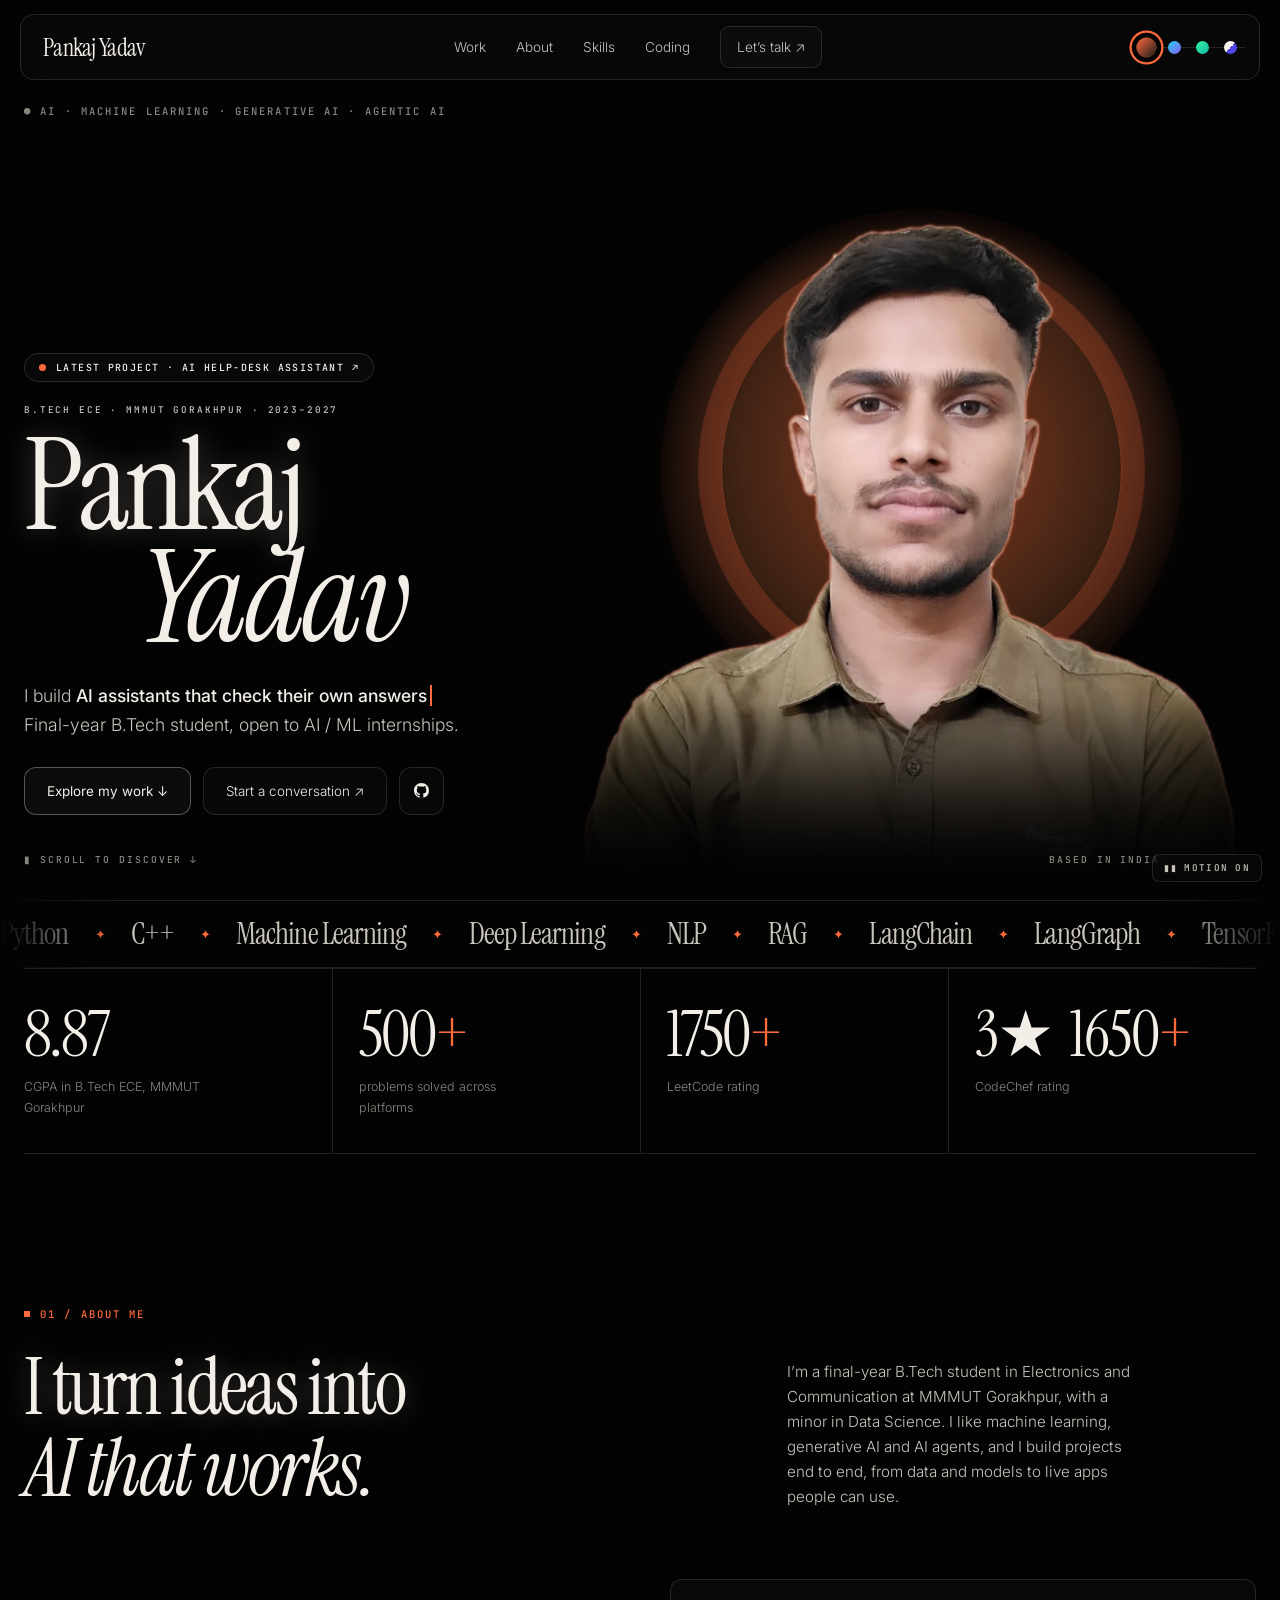
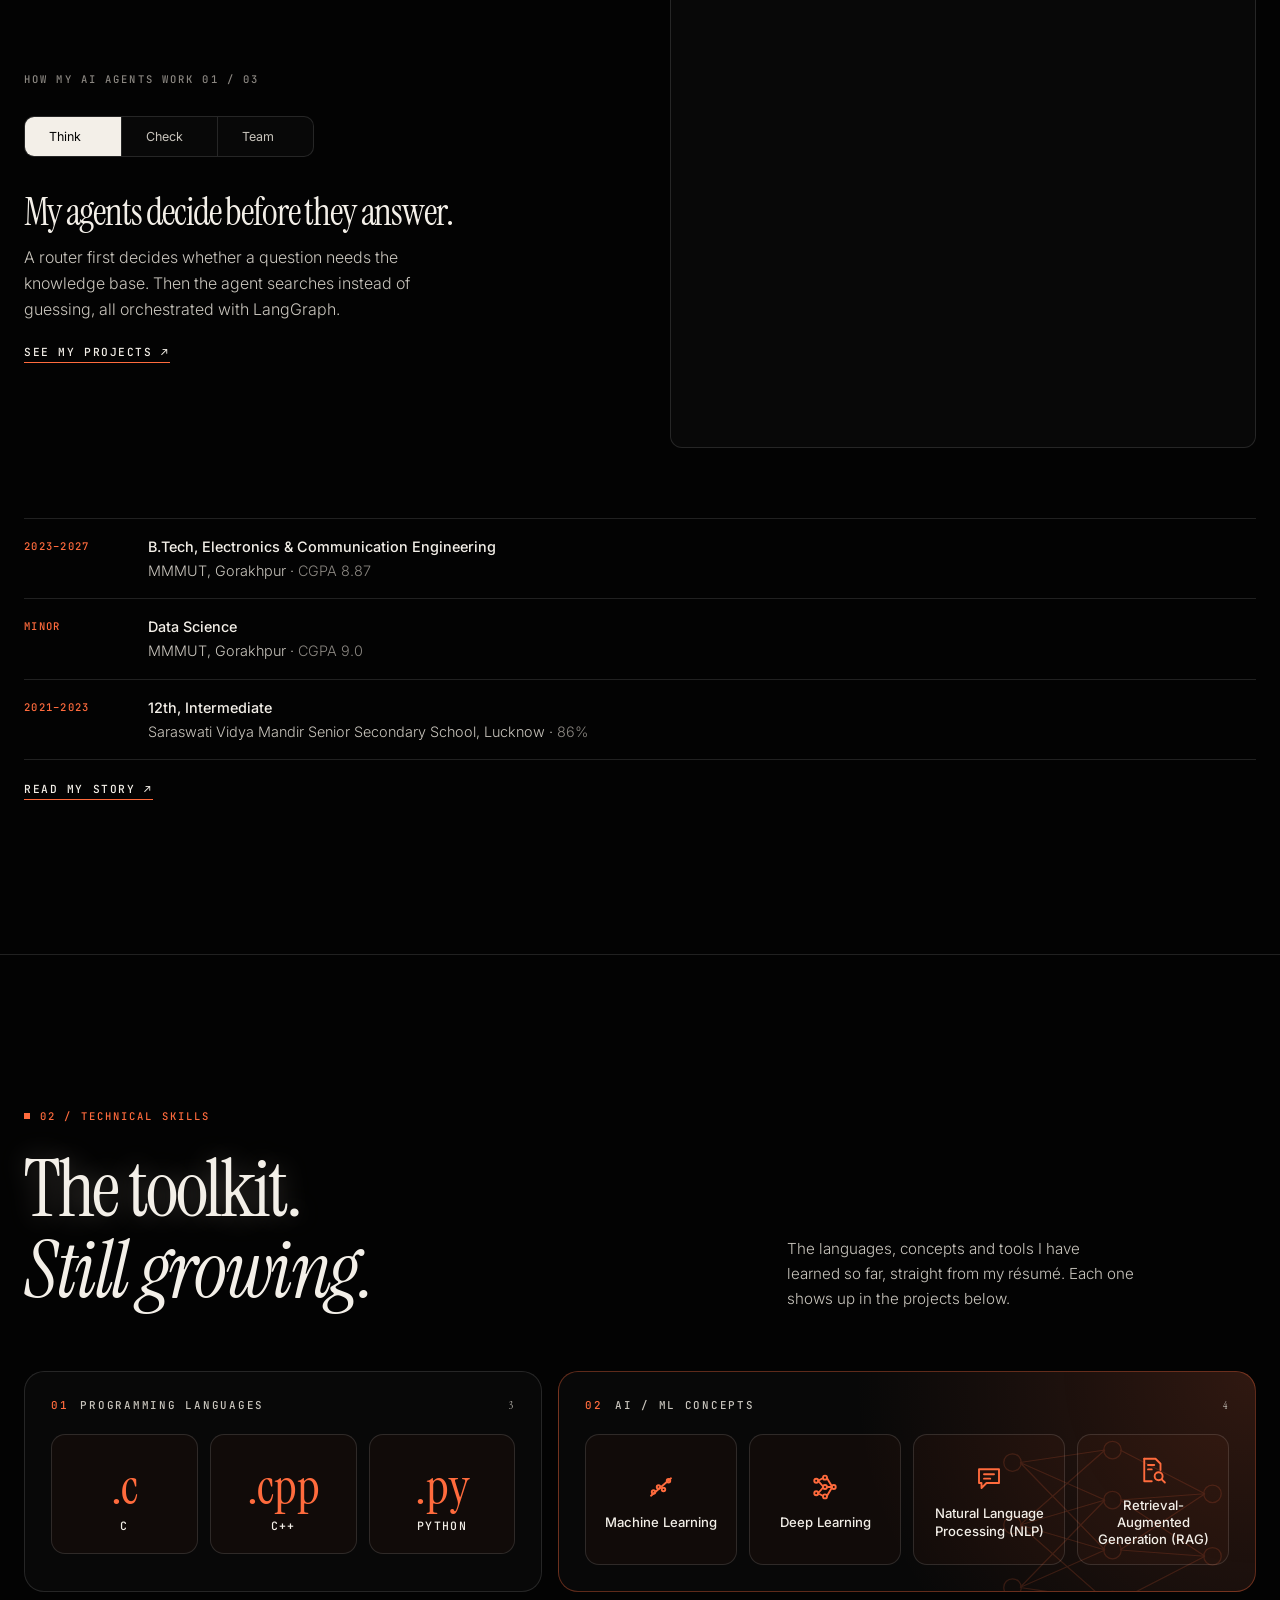
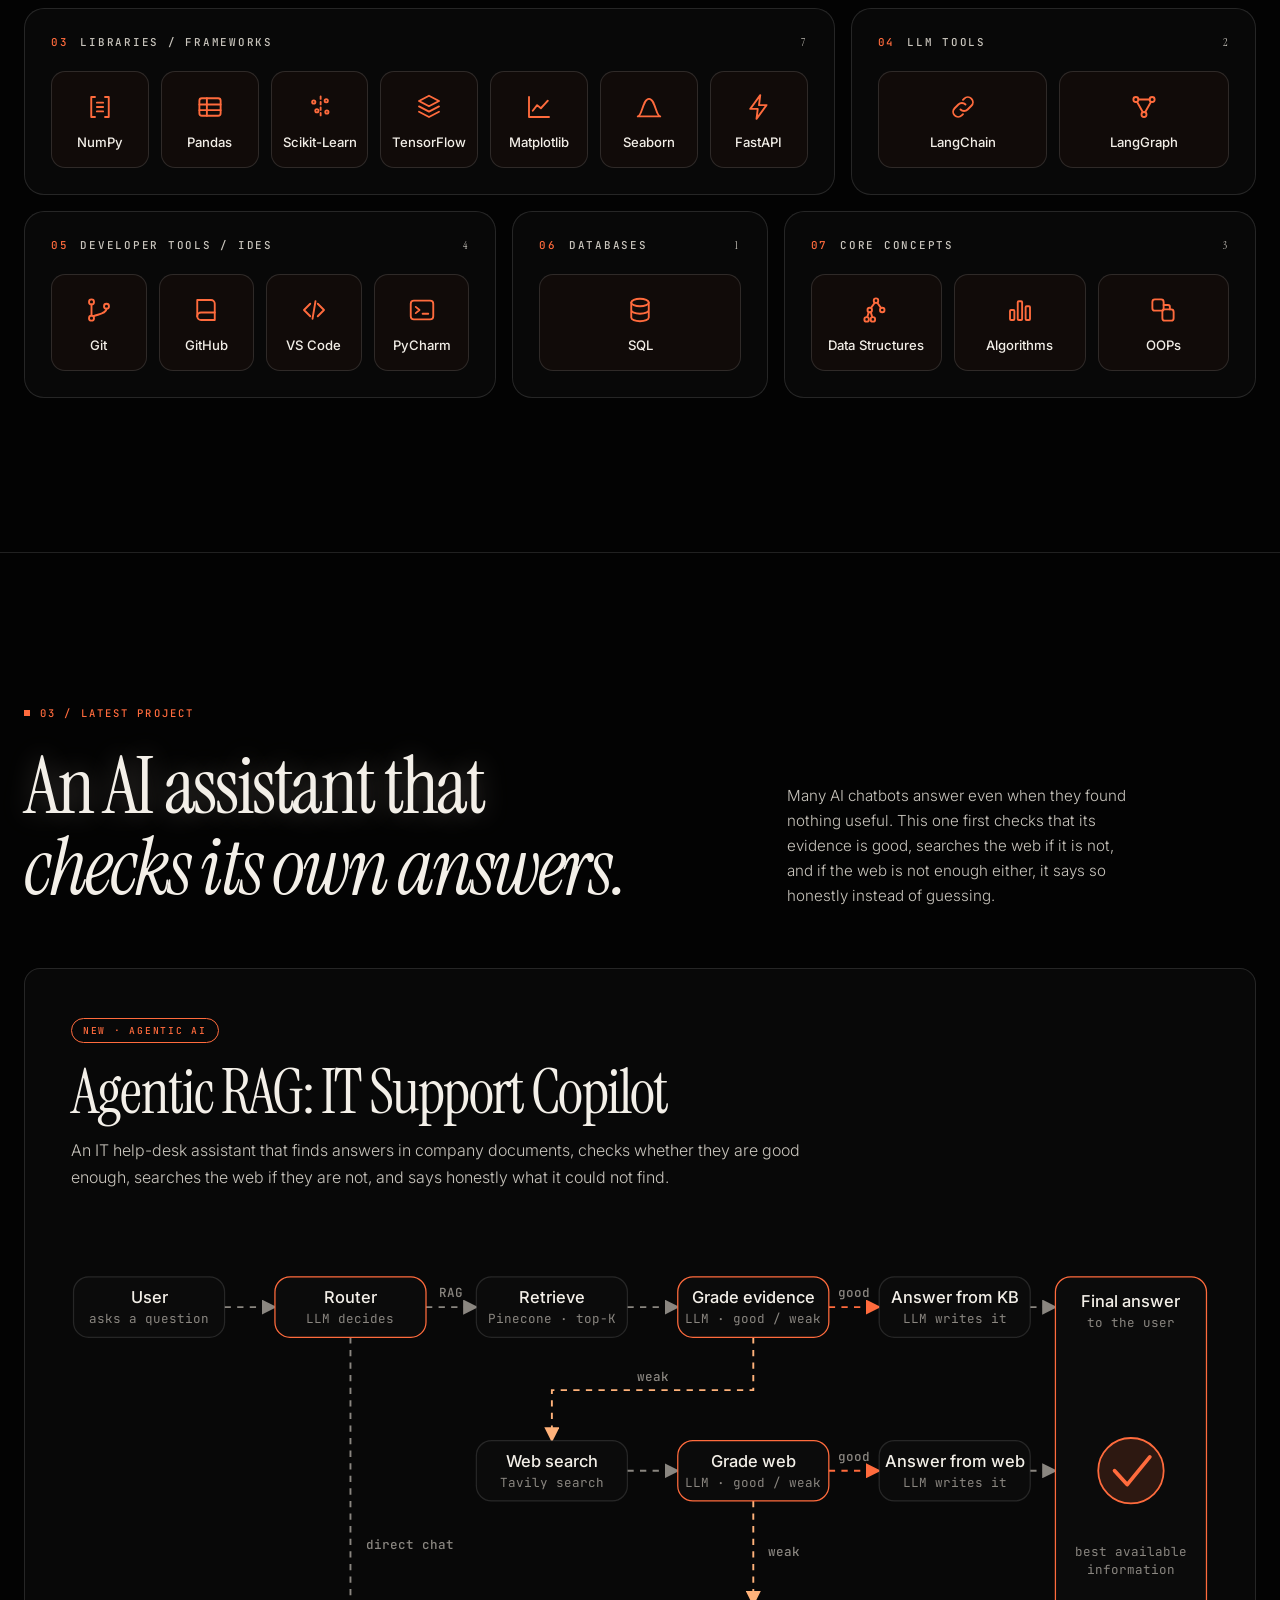
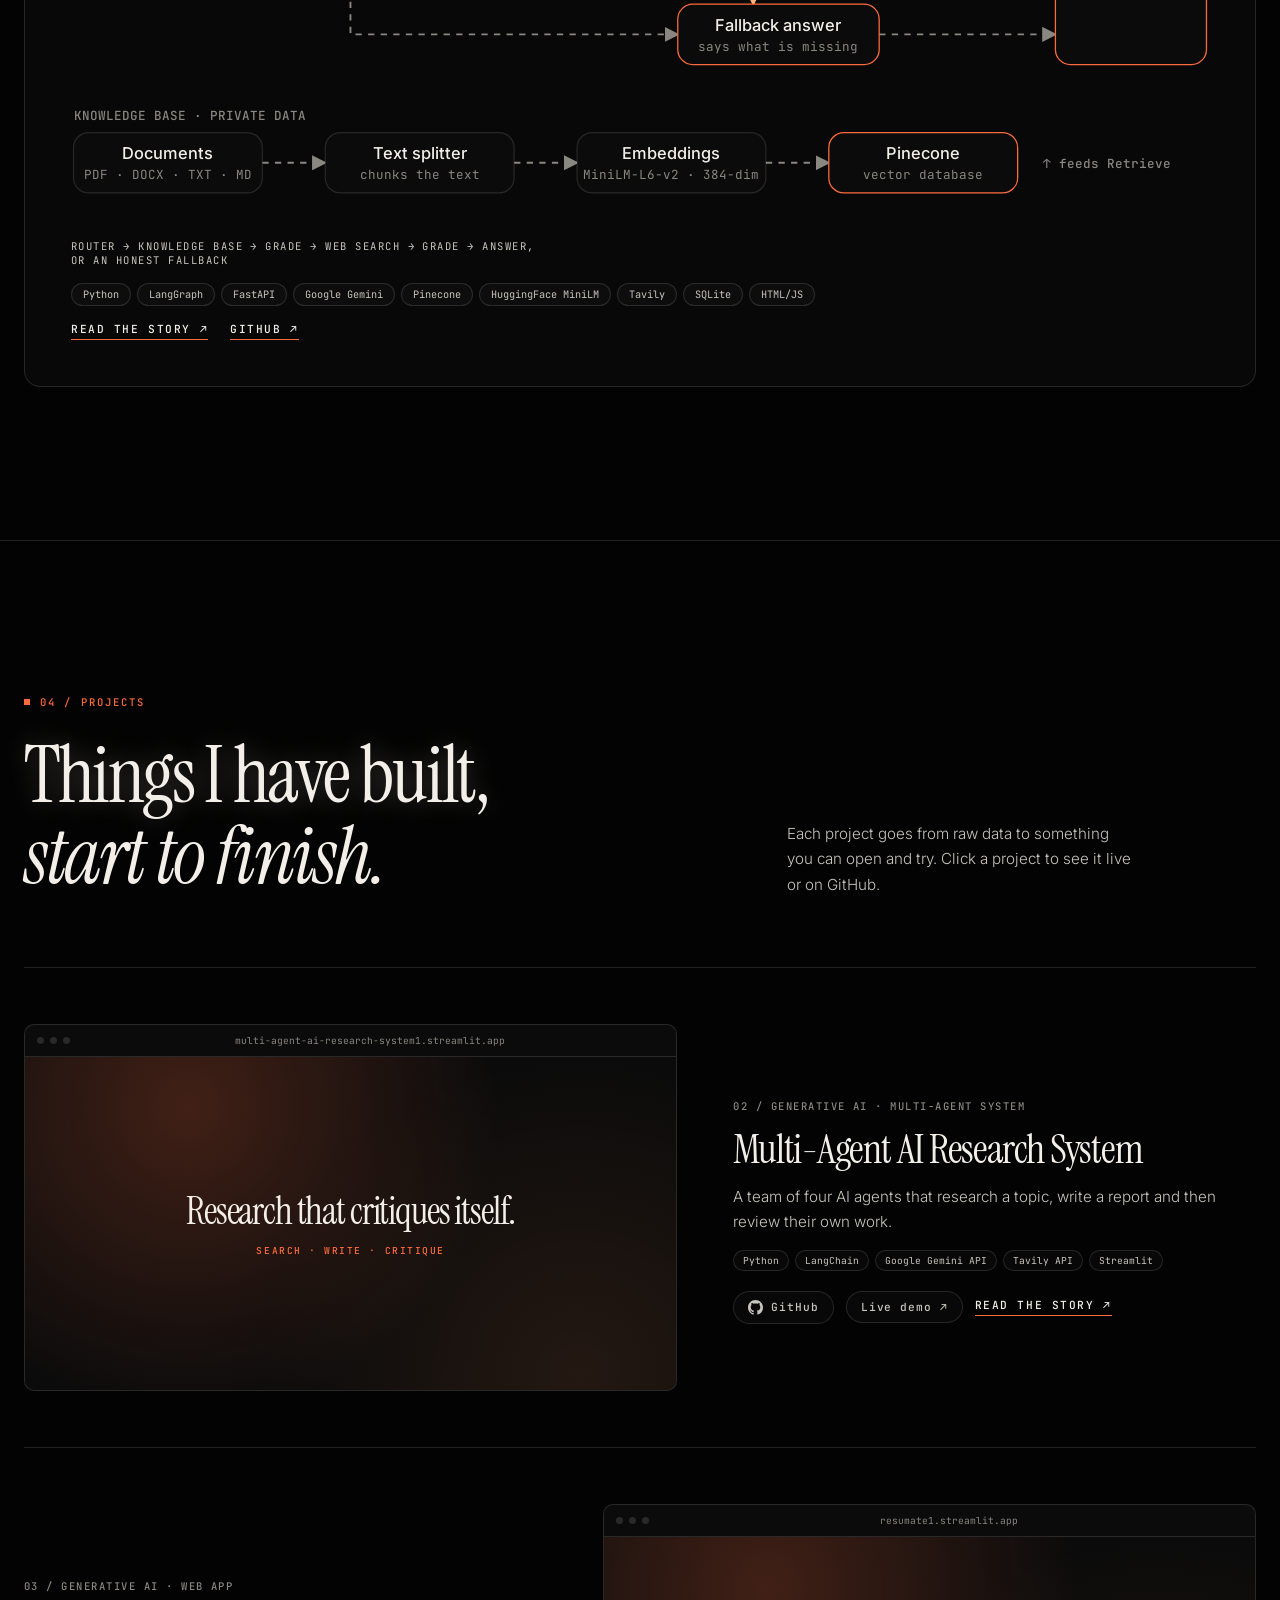
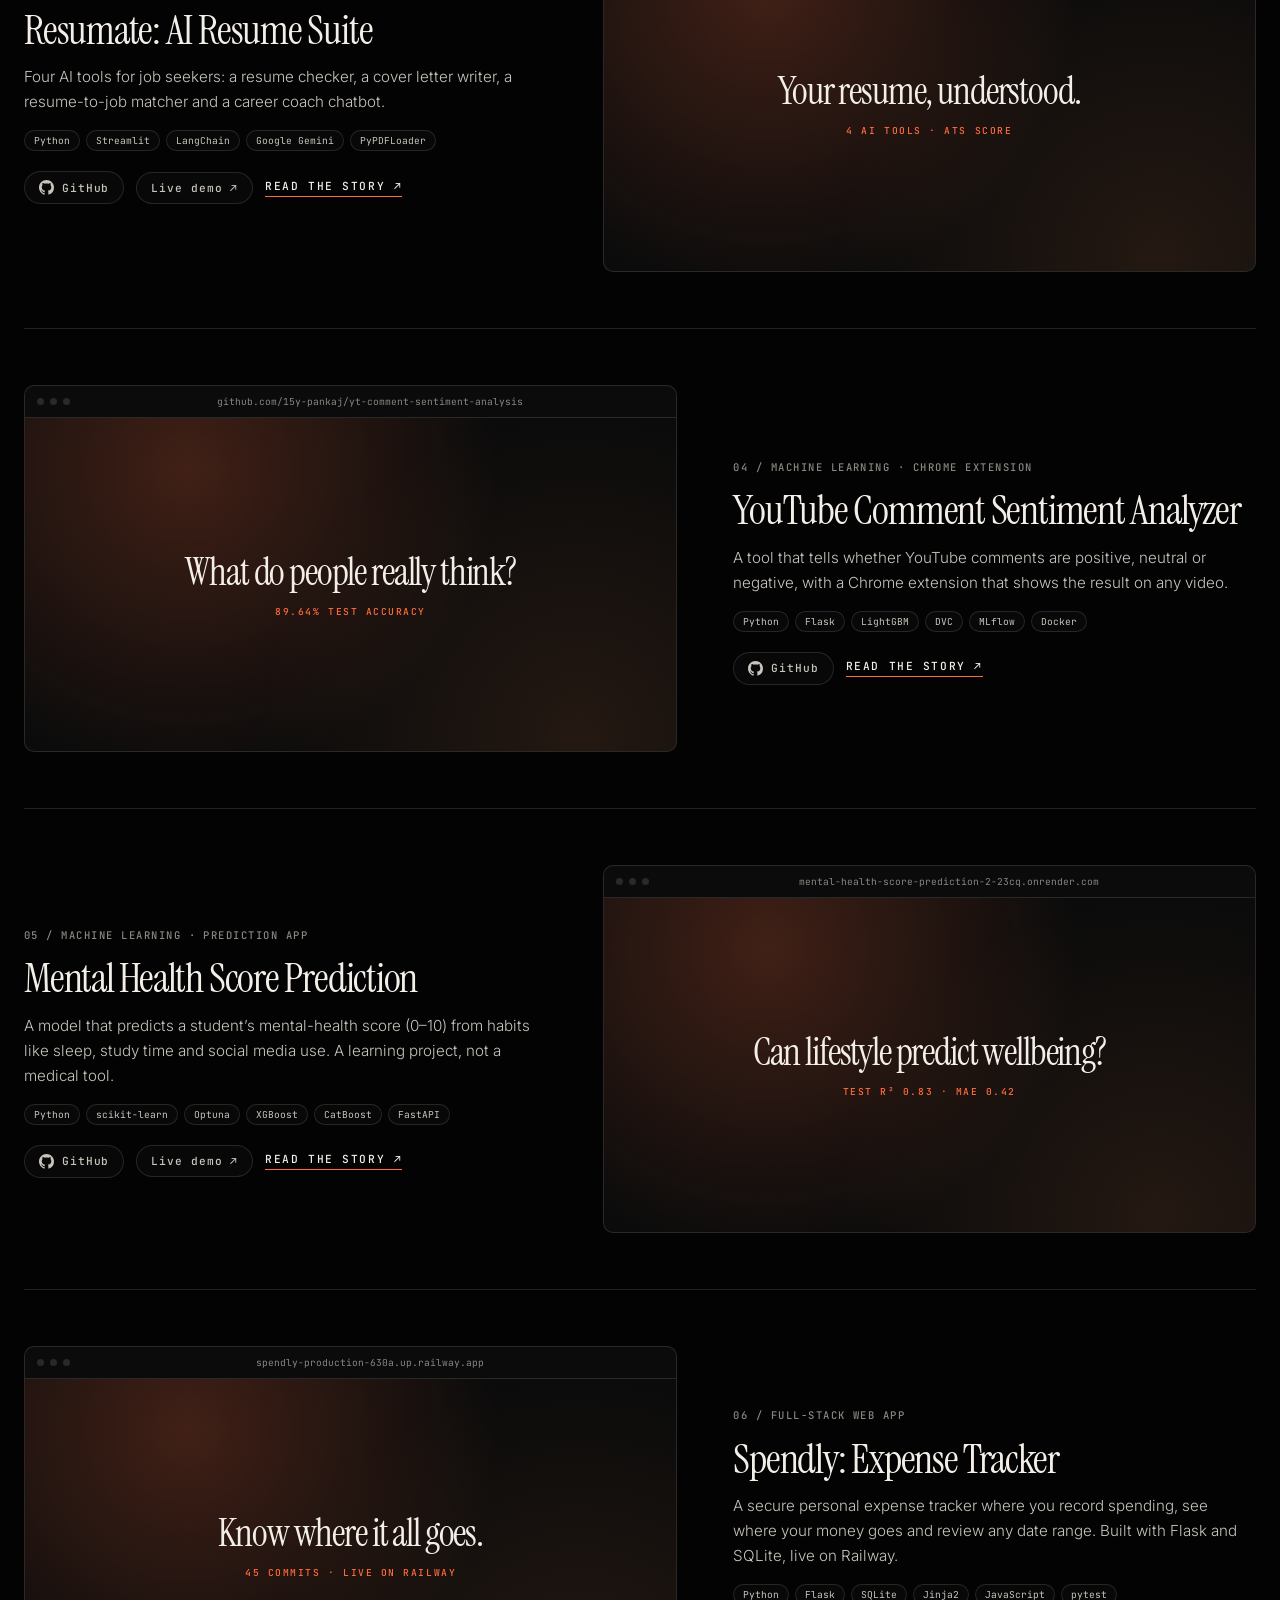
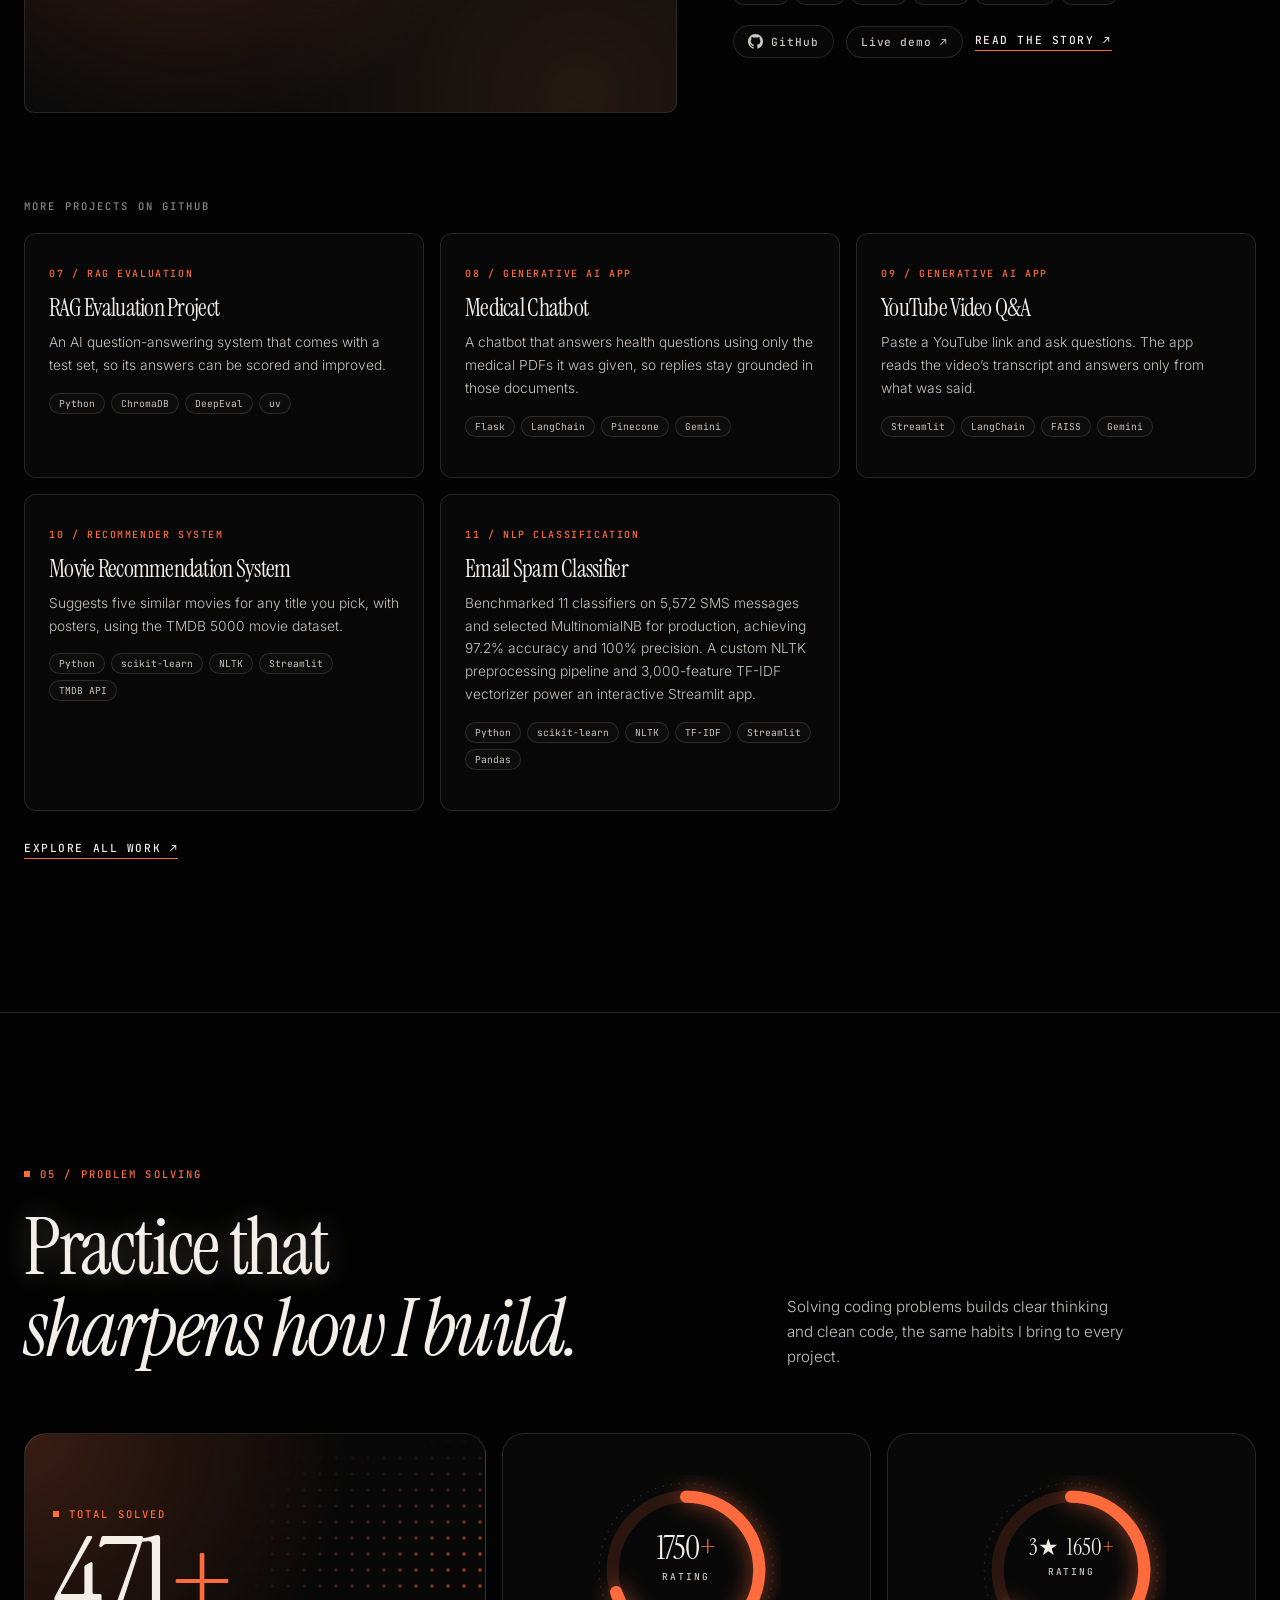
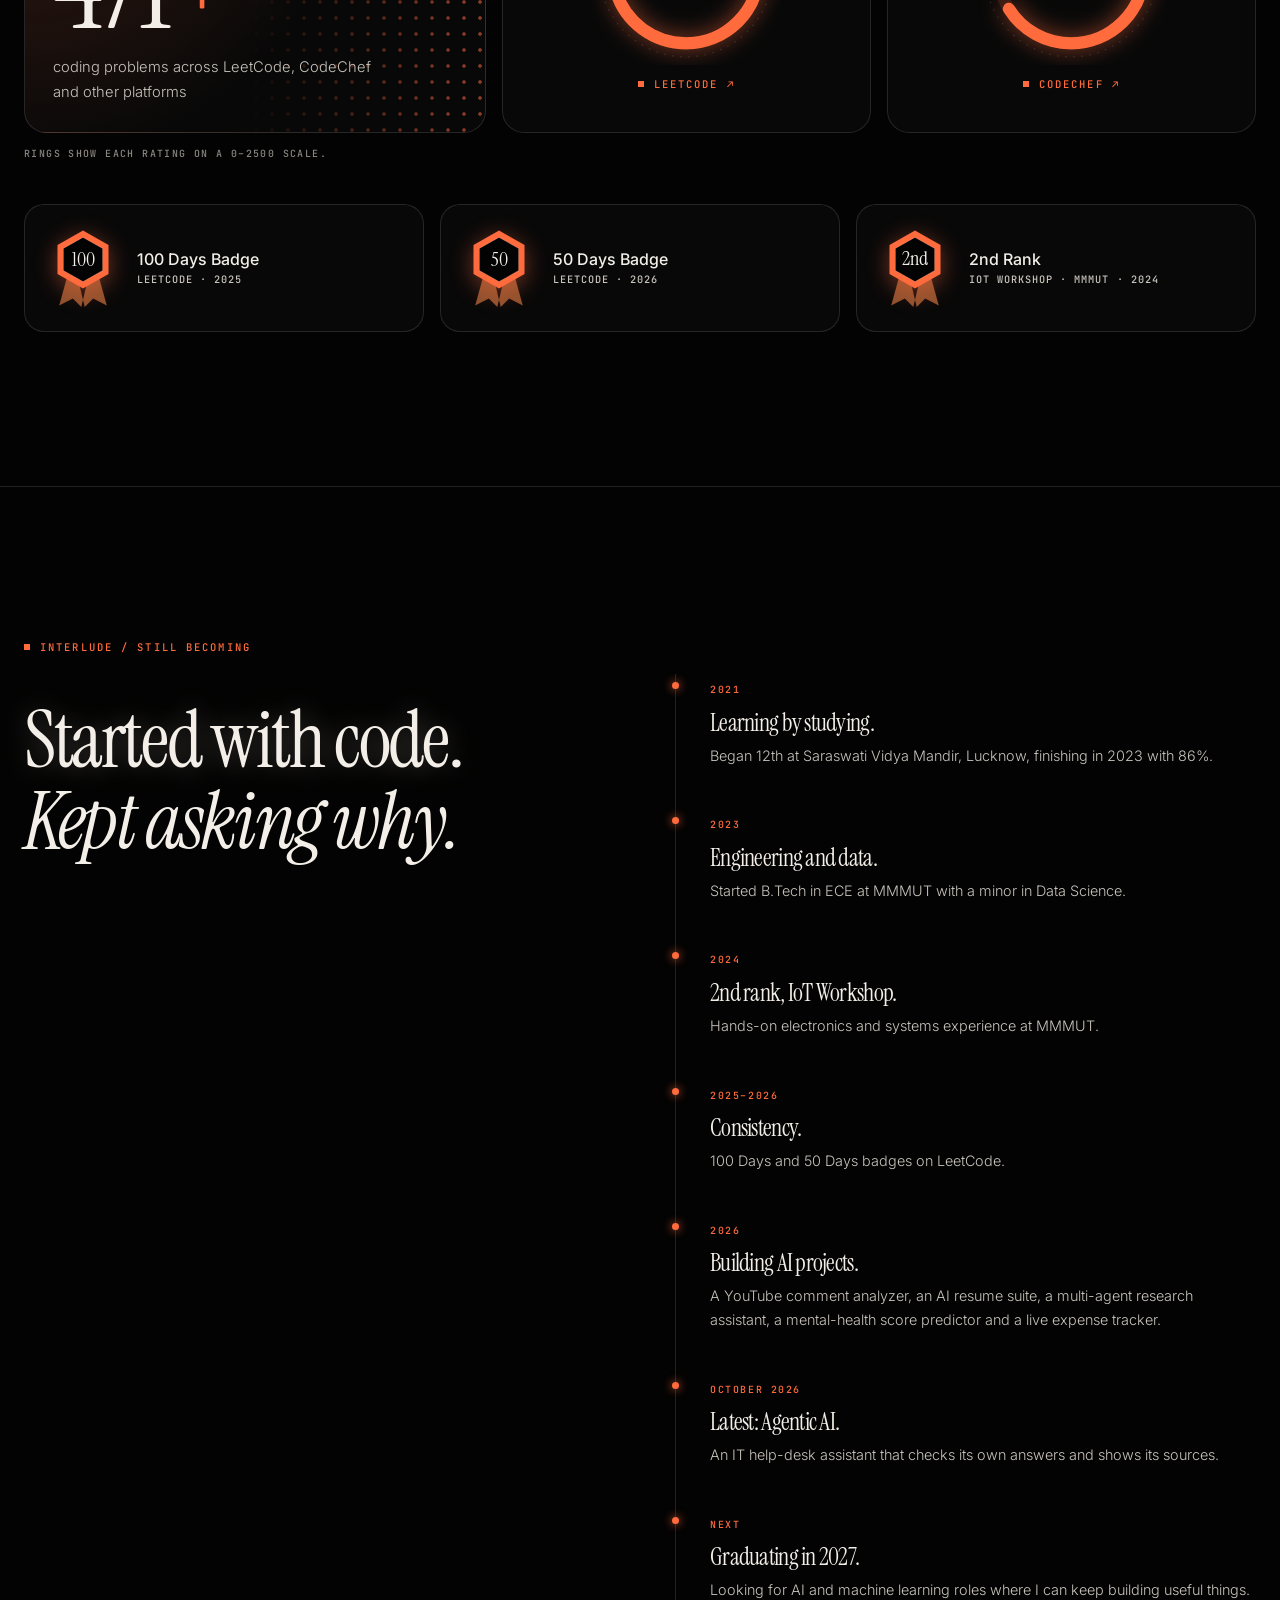
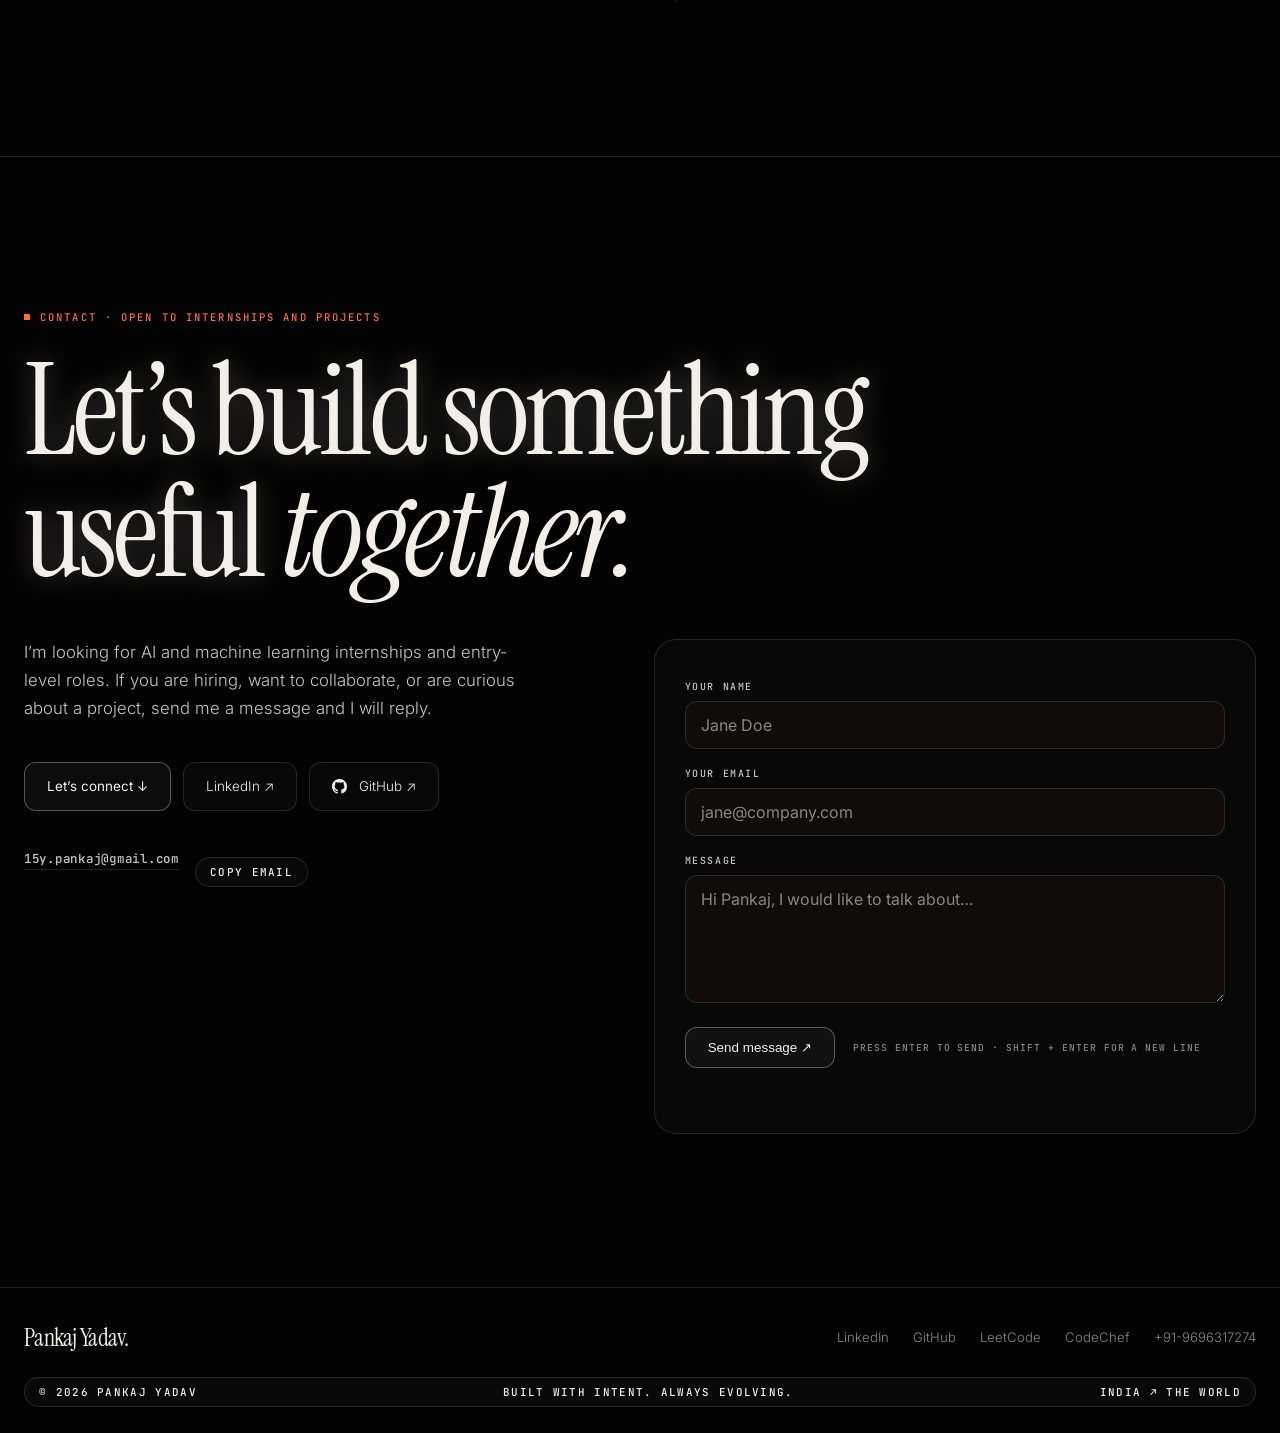
<file: index.html>
<!doctype html>
<html lang="en" data-theme="sunset">
<head>
<meta charset="utf-8">
<meta name="viewport" content="width=device-width, initial-scale=1, viewport-fit=cover">
<title>Pankaj Yadav | AI, ML & Generative AI Portfolio</title>
<meta name="description" content="Pankaj Yadav is a final-year B.Tech ECE student (Data Science minor) at MMMUT Gorakhpur building machine learning, generative AI and agentic AI projects.">
<meta name="theme-color" content="#030303">
<meta property="og:title" content="Pankaj Yadav | AI, ML & Generative AI Portfolio">
<meta property="og:description" content="Pankaj Yadav is a final-year B.Tech ECE student (Data Science minor) at MMMUT Gorakhpur building machine learning, generative AI and agentic AI projects.">
<meta property="og:type" content="website">
<script>try{var t=localStorage.getItem('theme');if(['aurora','sunset','emerald','light'].indexOf(t)>-1)document.documentElement.setAttribute('data-theme',t)}catch(e){}</script>
<link rel="preconnect" href="https://fonts.googleapis.com">
<link rel="preconnect" href="https://fonts.gstatic.com" crossorigin>
<link href="https://fonts.googleapis.com/css2?family=DM+Serif+Display&family=Instrument+Serif:ital@0;1&family=Inter:wght@300;400;500;600&family=JetBrains+Mono:wght@400;500&family=Space+Grotesk:wght@500;600&display=swap" rel="stylesheet">
<link rel="stylesheet" href="assets/css/style.css">
</head>
<body>
<div class="progress" id="pg"></div><div class="cur" id="cur"></div>
<a class="skip" href="#main">Skip to content</a>
<button class="mt" id="mt" aria-pressed="false">▮▮ MOTION ON</button>
<header class="nav" id="nav" data-h="false">
  <a class="brand" href="index.html">Pankaj Yadav</a>
  <nav class="links" id="links" aria-label="Primary">
    <a href="pages/work.html">Work</a>
    <a href="pages/about.html">About</a>
    <a href="index.html#skills">Skills</a>
    <a href="index.html#coding">Coding</a>
    <a class="cta" href="#contact">Let’s talk ↗</a>
  </nav>
  <div class="nav-right">
    <div class="theme-line" role="radiogroup" aria-label="Colour theme"><button class="tdot on" role="radio" aria-checked="true" data-theme="sunset" data-name="Ember" aria-label="Ember theme"></button><button class="tdot" role="radio" aria-checked="false" data-theme="aurora" data-name="Aurora" aria-label="Aurora theme"></button><button class="tdot" role="radio" aria-checked="false" data-theme="emerald" data-name="Emerald" aria-label="Emerald theme"></button><button class="tdot" role="radio" aria-checked="false" data-theme="light" data-name="Light" aria-label="Light theme"></button></div>
    <button class="burger" id="burger" aria-label="Menu" aria-expanded="false"><span></span><span></span></button>
  </div>
</header>
<main id="main">

<section class="hero" id="top"><div class="pf" aria-hidden="true"><i class="pg1"></i><i class="pg2"></i><img src="assets/images/portrait.webp" width="760" height="760" alt="" fetchpriority="high"></div><div class="wrap">
  <div class="ht"><span class="lb g scr">● AI · MACHINE LEARNING · GENERATIVE AI · AGENTIC AI</span></div>
  <div class="hc">
    <a class="status scr" href="pages/projects/project-agentic-rag.html"><i></i>LATEST PROJECT · AI HELP-DESK ASSISTANT ↗</a>
    <span class="lb scr">B.Tech ECE · MMMUT Gorakhpur · 2023–2027</span>
    <h1 class="gl sg" id="h1">Pankaj <em>Yadav</em></h1>
    <p class="ld">I build <span class="typed" data-words='["AI assistants that check their own answers.","machine learning models.","generative AI apps.","tools people can use."]'>AI assistants that check their own answers.</span><br>Final-year B.Tech student, open to AI / ML internships.</p>
    <div class="bt"><a class="b p scr" href="pages/work.html">Explore my work ↓</a><a class="b scr" href="#contact">Start a conversation ↗</a><a class="b ic scr" href="https://github.com/15y-pankaj" target="_blank" rel="noopener" aria-label="My GitHub profile" title="GitHub profile"><svg viewBox="0 0 16 16" width="15" height="15" fill="currentColor" aria-hidden="true"><path d="M8 0C3.58 0 0 3.58 0 8c0 3.54 2.29 6.53 5.47 7.59.4.07.55-.17.55-.38 0-.19-.01-.82-.01-1.49-2.01.37-2.53-.49-2.69-.94-.09-.23-.48-.94-.82-1.13-.28-.15-.68-.52-.01-.53.63-.01 1.08.58 1.23.82.72 1.21 1.87.87 2.33.66.07-.52.28-.87.51-1.07-1.78-.2-3.64-.89-3.64-3.95 0-.87.31-1.59.82-2.15-.08-.2-.36-1.02.08-2.12 0 0 .67-.21 2.2.82.64-.18 1.32-.27 2-.27.68 0 1.36.09 2 .27 1.53-1.04 2.2-.82 2.2-.82.44 1.1.16 1.92.08 2.12.51.56.82 1.27.82 2.15 0 3.07-1.87 3.75-3.65 3.95.29.25.54.73.54 1.48 0 1.07-.01 1.93-.01 2.2 0 .21.15.46.55.38A8.013 8.013 0 0016 8c0-4.42-3.58-8-8-8z"/></svg></a></div>
  </div>
  <div class="hb scr"><a href="#about">▮ SCROLL TO DISCOVER ↓</a><span>BASED IN INDIA</span></div>
</div></section>

<div class="mq" role="img" aria-label="Tools and topics I work with"><div class="mq-t" aria-hidden="true"><span>Python</span><span>C++</span><span>Machine Learning</span><span>Deep Learning</span><span>NLP</span><span>RAG</span><span>LangChain</span><span>LangGraph</span><span>TensorFlow</span><span>FastAPI</span><span>Scikit-Learn</span><span>Pandas</span><span>NumPy</span><span>SQL</span><span>Git &amp; GitHub</span><span>Data Structures</span><span class="dup">Python</span><span class="dup">C++</span><span class="dup">Machine Learning</span><span class="dup">Deep Learning</span><span class="dup">NLP</span><span class="dup">RAG</span><span class="dup">LangChain</span><span class="dup">LangGraph</span><span class="dup">TensorFlow</span><span class="dup">FastAPI</span><span class="dup">Scikit-Learn</span><span class="dup">Pandas</span><span class="dup">NumPy</span><span class="dup">SQL</span><span class="dup">Git &amp; GitHub</span><span class="dup">Data Structures</span></div></div>

<section><div class="wrap st reveal">
  <div><b data-n="8.87" data-d="2">8.87</b><span>CGPA in B.Tech ECE, MMMUT Gorakhpur</span></div>
  <div><b data-n="500">500<i>+</i></b><span>problems solved across platforms</span></div>
  <div><b data-n="1750">1750<i>+</i></b><span>LeetCode rating</span></div>
  <div><b class="stars">3★&nbsp;&nbsp;1650<i>+</i></b><span>CodeChef rating</span></div>
</div></section>

<section class="sec" id="about"><div class="wrap">
  <p class="lb reveal">01 / About me</p>
  <div class="hd"><h2 class="gl sg">I turn ideas into <br><em>AI that works.</em></h2>
    <p class="reveal">I’m a final-year B.Tech student in Electronics and Communication at MMMUT Gorakhpur, with a minor in Data Science. I like machine learning, generative AI and AI agents, and I build projects end to end, from data and models to live apps people can use.</p></div>
  <div class="ab">
    <div class="ex reveal"><span class="lb g">HOW MY AI AGENTS WORK <span id="c1">01 / 03</span></span><br><br>
      <div class="seg" data-s="1"><button class="on">Think</button><button>Check</button><button>Team</button></div>
      <h3 id="h31">My agents decide before they answer.</h3><p id="p31">A router first decides whether a question needs the knowledge base. Then the agent searches instead of guessing, all orchestrated with LangGraph.</p>
      <a class="lk" href="pages/work.html">See my projects ↗</a></div>
    <canvas class="cv reveal" id="cv1" aria-hidden="true"></canvas>
  </div>
  <div style="margin-top:70px"><ul class="ed reveal"><li><span class="y">2023–2027</span><div><b>B.Tech, Electronics &amp; Communication Engineering</b><br>MMMUT, Gorakhpur · <i>CGPA 8.87</i></div></li><li><span class="y">MINOR</span><div><b>Data Science</b><br>MMMUT, Gorakhpur · <i>CGPA 9.0</i></div></li><li><span class="y">2021–2023</span><div><b>12th, Intermediate</b><br>Saraswati Vidya Mandir Senior Secondary School, Lucknow · <i>86%</i></div></li></ul></div>
  <a class="lk reveal" href="pages/about.html">Read my story ↗</a>
</div></section>

<section class="sec" id="skills"><div class="wrap">
  <p class="lb reveal">02 / Technical skills</p>
  <div class="hd"><h2 class="gl sg">The toolkit.<br><em>Still growing.</em></h2>
    <p class="reveal">The languages, concepts and tools I have learned so far, straight from my résumé. Each one shows up in the projects below.</p></div>
  <div class="skb reveal"><div class="skrow"><div class="skc" style="flex:5 1 420px"><div class="skh"><span><i>01</i>Programming languages</span><em>3</em></div><div class="skg"><div class="skm"><b>.c</b><span>C</span></div><div class="skm"><b>.cpp</b><span>C++</span></div><div class="skm"><b>.py</b><span>Python</span></div></div></div><div class="skc hot" style="flex:7 1 560px"><svg class="skn" viewBox="0 0 240 160" fill="none" stroke="currentColor" stroke-width="1" aria-hidden="true"><circle cx="30" cy="30" r="7"/><circle cx="30" cy="80" r="7"/><circle cx="30" cy="130" r="7"/><circle cx="110" cy="20" r="7"/><circle cx="110" cy="60" r="7"/><circle cx="110" cy="100" r="7"/><circle cx="110" cy="140" r="7"/><circle cx="190" cy="55" r="7"/><circle cx="190" cy="105" r="7"/><path d="M36 30 104 20M36 30 104 60M36 30 104 100M36 80 104 20M36 80 104 60M36 80 104 100M36 80 104 140M36 130 104 60M36 130 104 100M36 130 104 140M116 20 184 55M116 60 184 55M116 60 184 105M116 100 184 55M116 100 184 105M116 140 184 105"/></svg><div class="skh"><span><i>02</i>AI / ML concepts</span><em>4</em></div><div class="skg wide"><div class="skt"><svg viewBox="0 0 24 24" fill="none" stroke="currentColor" stroke-width="1.5" stroke-linecap="round" stroke-linejoin="round" aria-hidden="true"><circle cx="6" cy="16" r="1.4"/><circle cx="10" cy="12" r="1.4"/><circle cx="14" cy="14" r="1.4"/><circle cx="18" cy="7" r="1.4"/><path d="M4 19 20 5"/></svg><span>Machine Learning</span></div><div class="skt"><svg viewBox="0 0 24 24" fill="none" stroke="currentColor" stroke-width="1.5" stroke-linecap="round" stroke-linejoin="round" aria-hidden="true"><circle cx="5" cy="7" r="1.6"/><circle cx="5" cy="17" r="1.6"/><circle cx="12" cy="4.5" r="1.6"/><circle cx="12" cy="12" r="1.6"/><circle cx="12" cy="19.5" r="1.6"/><circle cx="19" cy="12" r="1.6"/><path d="M6.5 7 10.5 4.8M6.5 7 10.5 11.6M6.5 17 10.5 12.4M6.5 17 10.5 19.2M13.5 4.8 17.5 11.4M13.5 12H17.4M13.5 19.2 17.5 12.6"/></svg><span>Deep Learning</span></div><div class="skt"><svg viewBox="0 0 24 24" fill="none" stroke="currentColor" stroke-width="1.5" stroke-linecap="round" stroke-linejoin="round" aria-hidden="true"><path d="M4 5h16v11H10l-4 4v-4H4z"/><path d="M8 9h8M8 12.5h5"/></svg><span>Natural Language Processing (NLP)</span></div><div class="skt"><svg viewBox="0 0 24 24" fill="none" stroke="currentColor" stroke-width="1.5" stroke-linecap="round" stroke-linejoin="round" aria-hidden="true"><path d="M5 3h9l4 4v5"/><path d="M5 3v18h6"/><path d="M8 8h5M8 11.5h3"/><circle cx="16.5" cy="17" r="3.2"/><path d="m19 19.5 2.5 2.5"/></svg><span>Retrieval-Augmented Generation (RAG)</span></div></div></div></div><div class="skrow"><div class="skc" style="flex:8 1 560px"><div class="skh"><span><i>03</i>Libraries / frameworks</span><em>7</em></div><div class="skg"><div class="skt"><svg viewBox="0 0 24 24" fill="none" stroke="currentColor" stroke-width="1.5" stroke-linecap="round" stroke-linejoin="round" aria-hidden="true"><path d="M8 4H5v16h3M16 4h3v16h-3"/><path d="M9.5 8.5h5M9.5 12h5M9.5 15.5h5"/></svg><span>NumPy</span></div><div class="skt"><svg viewBox="0 0 24 24" fill="none" stroke="currentColor" stroke-width="1.5" stroke-linecap="round" stroke-linejoin="round" aria-hidden="true"><rect x="3.5" y="5" width="17" height="14" rx="2"/><path d="M3.5 10h17M9.5 5v14M3.5 14.5h17"/></svg><span>Pandas</span></div><div class="skt"><svg viewBox="0 0 24 24" fill="none" stroke="currentColor" stroke-width="1.5" stroke-linecap="round" stroke-linejoin="round" aria-hidden="true"><circle cx="7" cy="8" r="1.3"/><circle cx="9.5" cy="15" r="1.3"/><circle cx="17" cy="7" r="1.3"/><circle cx="17.5" cy="16" r="1.3"/><path d="M12.5 3.5v17" stroke-dasharray="2 2.4"/></svg><span>Scikit-Learn</span></div><div class="skt"><svg viewBox="0 0 24 24" fill="none" stroke="currentColor" stroke-width="1.5" stroke-linecap="round" stroke-linejoin="round" aria-hidden="true"><path d="m12 3 8 4.2-8 4.2-8-4.2z"/><path d="m4 11.5 8 4.2 8-4.2M4 15.8l8 4.2 8-4.2"/></svg><span>TensorFlow</span></div><div class="skt"><svg viewBox="0 0 24 24" fill="none" stroke="currentColor" stroke-width="1.5" stroke-linecap="round" stroke-linejoin="round" aria-hidden="true"><path d="M4 4v16h16"/><path d="m7 15 3.5-4.5 3 2.5L19 7"/></svg><span>Matplotlib</span></div><div class="skt"><svg viewBox="0 0 24 24" fill="none" stroke="currentColor" stroke-width="1.5" stroke-linecap="round" stroke-linejoin="round" aria-hidden="true"><path d="M3 19.5h18M3 19.5c3.5 0 4-14 9-14s5.5 14 9 14"/></svg><span>Seaborn</span></div><div class="skt"><svg viewBox="0 0 24 24" fill="none" stroke="currentColor" stroke-width="1.5" stroke-linecap="round" stroke-linejoin="round" aria-hidden="true"><path d="M13 2.5 5 13.5h6l-1 8 8-11h-6z"/></svg><span>FastAPI</span></div></div></div><div class="skc" style="flex:4 1 280px"><div class="skh"><span><i>04</i>LLM tools</span><em>2</em></div><div class="skg"><div class="skt"><svg viewBox="0 0 24 24" fill="none" stroke="currentColor" stroke-width="1.5" stroke-linecap="round" stroke-linejoin="round" aria-hidden="true"><path d="M10 14a4 4 0 0 0 5.7 0l3-3a4 4 0 0 0-5.7-5.7l-1 1"/><path d="M14 10a4 4 0 0 0-5.7 0l-3 3a4 4 0 0 0 5.7 5.7l1-1"/></svg><span>LangChain</span></div><div class="skt"><svg viewBox="0 0 24 24" fill="none" stroke="currentColor" stroke-width="1.5" stroke-linecap="round" stroke-linejoin="round" aria-hidden="true"><circle cx="5.5" cy="6" r="2"/><circle cx="18.5" cy="6" r="2"/><circle cx="12" cy="18" r="2"/><path d="M7.5 6h9M6.5 8 11 16M17.5 8 13 16"/></svg><span>LangGraph</span></div></div></div></div><div class="skrow"><div class="skc" style="flex:5 1 380px"><div class="skh"><span><i>05</i>Developer tools / IDEs</span><em>4</em></div><div class="skg"><div class="skt"><svg viewBox="0 0 24 24" fill="none" stroke="currentColor" stroke-width="1.5" stroke-linecap="round" stroke-linejoin="round" aria-hidden="true"><circle cx="6" cy="5.5" r="2"/><circle cx="6" cy="18.5" r="2"/><circle cx="18" cy="9" r="2"/><path d="M6 7.5v9M18 11c0 3.5-5 4-10.5 6"/></svg><span>Git</span></div><div class="skt"><svg viewBox="0 0 24 24" fill="none" stroke="currentColor" stroke-width="1.5" stroke-linecap="round" stroke-linejoin="round" aria-hidden="true"><path d="M5 4h11a3 3 0 0 1 3 3v13H8a3 3 0 0 1-3-3z"/><path d="M5 17a3 3 0 0 1 3-3h11"/></svg><span>GitHub</span></div><div class="skt"><svg viewBox="0 0 24 24" fill="none" stroke="currentColor" stroke-width="1.5" stroke-linecap="round" stroke-linejoin="round" aria-hidden="true"><path d="m9 7-5 5 5 5M15 7l5 5-5 5"/><path d="m13.2 5-2.4 14"/></svg><span>VS Code</span></div><div class="skt"><svg viewBox="0 0 24 24" fill="none" stroke="currentColor" stroke-width="1.5" stroke-linecap="round" stroke-linejoin="round" aria-hidden="true"><rect x="3" y="4.5" width="18" height="15" rx="2.5"/><path d="m7 9.5 3 2.5-3 2.5M12.5 15H17"/></svg><span>PyCharm</span></div></div></div><div class="skc" style="flex:3 1 200px"><div class="skh"><span><i>06</i>Databases</span><em>1</em></div><div class="skg"><div class="skt"><svg viewBox="0 0 24 24" fill="none" stroke="currentColor" stroke-width="1.5" stroke-linecap="round" stroke-linejoin="round" aria-hidden="true"><ellipse cx="12" cy="6" rx="7" ry="3"/><path d="M5 6v6c0 1.7 3.1 3 7 3s7-1.3 7-3V6M5 12v6c0 1.7 3.1 3 7 3s7-1.3 7-3v-6"/></svg><span>SQL</span></div></div></div><div class="skc" style="flex:5 1 380px"><div class="skh"><span><i>07</i>Core concepts</span><em>3</em></div><div class="skg"><div class="skt"><svg viewBox="0 0 24 24" fill="none" stroke="currentColor" stroke-width="1.5" stroke-linecap="round" stroke-linejoin="round" aria-hidden="true"><circle cx="12" cy="4.5" r="1.8"/><circle cx="7" cy="12" r="1.8"/><circle cx="17" cy="12" r="1.8"/><circle cx="4.5" cy="19.5" r="1.8"/><circle cx="9.5" cy="19.5" r="1.8"/><path d="M11 6.2 8 10.3M13 6.2 16 10.3M6.2 13.7 5 17.7M7.8 13.7 9 17.7"/></svg><span>Data Structures</span></div><div class="skt"><svg viewBox="0 0 24 24" fill="none" stroke="currentColor" stroke-width="1.5" stroke-linecap="round" stroke-linejoin="round" aria-hidden="true"><rect x="4" y="12" width="3.5" height="8" rx=".8"/><rect x="10.2" y="5" width="3.5" height="15" rx=".8"/><rect x="16.5" y="9" width="3.5" height="11" rx=".8"/></svg><span>Algorithms</span></div><div class="skt"><svg viewBox="0 0 24 24" fill="none" stroke="currentColor" stroke-width="1.5" stroke-linecap="round" stroke-linejoin="round" aria-hidden="true"><rect x="3.5" y="3.5" width="9" height="9" rx="2"/><rect x="11.5" y="11.5" width="9" height="9" rx="2"/><path d="M12.5 8H16a1.5 1.5 0 0 1 1.5 1.5v2"/></svg><span>OOPs</span></div></div></div></div></div>
</div></section>

<section class="sec" id="featured"><div class="wrap">
  <p class="lb reveal">03 / Latest project</p>
  <div class="hd"><h2 class="gl sg">An AI assistant that <br><em>checks its own answers.</em></h2>
    <p class="reveal">Many AI chatbots answer even when they found nothing useful. This one first checks that its evidence is good, searches the web if it is not, and if the web is not enough either, it says so honestly instead of guessing.</p></div>
  <div class="feature reveal">
    <span class="badge-new">NEW · AGENTIC AI</span>
    <h3>Agentic RAG: IT Support Copilot</h3>
    <p>An IT help-desk assistant that finds answers in company documents, checks whether they are good enough, searches the web if they are not, and says honestly what it could not find.</p>
    <p class="swipe" aria-hidden="true">← SWIPE SIDEWAYS TO SEE THE WHOLE FLOW →</p><div class="flow"><svg viewBox="-2 -2 904 474" role="img" aria-label="Agentic RAG architecture: a router sends each question either to a direct answer or to the Pinecone knowledge base; an LLM grades the evidence; weak evidence triggers a Tavily web search that is graded again; if that is weak too, a fallback answer states its limits."><defs><marker id="ah" markerWidth="8" markerHeight="8" refX="7" refY="4" orient="auto"><path class="ah" d="M0,0 L8,4 L0,8z"/></marker><marker id="ah-good" markerWidth="8" markerHeight="8" refX="7" refY="4" orient="auto"><path class="ah-good" d="M0,0 L8,4 L0,8z"/></marker><marker id="ah-weak" markerWidth="8" markerHeight="8" refX="7" refY="4" orient="auto"><path class="ah-weak" d="M0,0 L8,4 L0,8z"/></marker></defs><path class="edge " d="M120,64 L160,64" marker-end="url(#ah)"/><path class="edge " d="M280,64 L320,64" marker-end="url(#ah)"/><text class="elabel" x="300" y="56" text-anchor="middle">RAG</text><path class="edge " d="M440,64 L480,64" marker-end="url(#ah)"/><path class="edge good" d="M600,64 L640,64" marker-end="url(#ah-good)"/><text class="elabel" x="620" y="56" text-anchor="middle">good</text><path class="edge " d="M760,64 L780,64" marker-end="url(#ah)"/><path class="edge weak" d="M540,88 L540,130 L380,130 L380,170" marker-end="url(#ah-weak)"/><text class="elabel" x="460" y="123" text-anchor="middle">weak</text><path class="edge " d="M440,194 L480,194" marker-end="url(#ah)"/><path class="edge good" d="M600,194 L640,194" marker-end="url(#ah-good)"/><text class="elabel" x="620" y="186" text-anchor="middle">good</text><path class="edge " d="M760,194 L780,194" marker-end="url(#ah)"/><path class="edge weak" d="M540,218 L540,300" marker-end="url(#ah-weak)"/><text class="elabel" x="552" y="262" text-anchor="start">weak</text><path class="edge " d="M640,324 L780,324" marker-end="url(#ah)"/><path class="edge " d="M220,88 L220,324 L480,324" marker-end="url(#ah)"/><text class="elabel" x="232" y="256" text-anchor="start">direct chat</text><circle class="dot" r="5"><animateMotion dur="6s" repeatCount="indefinite" path="M10,64 L890,64"/></circle><circle class="dot2" r="5"><animateMotion dur="5s" begin="1s" repeatCount="indefinite" path="M540,88 L540,130 L380,130 L380,194 L780,194"/></circle><g class="node"><rect x="0" y="40" width="120" height="48" rx="12"/><text class="t" x="60.0" y="61" text-anchor="middle">User</text><text class="s" x="60.0" y="77" text-anchor="middle">asks a question</text></g><g class="node hot"><rect x="160" y="40" width="120" height="48" rx="12"/><text class="t" x="220.0" y="61" text-anchor="middle">Router</text><text class="s" x="220.0" y="77" text-anchor="middle">LLM decides</text></g><g class="node"><rect x="320" y="40" width="120" height="48" rx="12"/><text class="t" x="380.0" y="61" text-anchor="middle">Retrieve</text><text class="s" x="380.0" y="77" text-anchor="middle">Pinecone · top-K</text></g><g class="node hot"><rect x="480" y="40" width="120" height="48" rx="12"/><text class="t" x="540.0" y="61" text-anchor="middle">Grade evidence</text><text class="s" x="540.0" y="77" text-anchor="middle">LLM · good / weak</text></g><g class="node"><rect x="640" y="40" width="120" height="48" rx="12"/><text class="t" x="700.0" y="61" text-anchor="middle">Answer from KB</text><text class="s" x="700.0" y="77" text-anchor="middle">LLM writes it</text></g><g class="node"><rect x="320" y="170" width="120" height="48" rx="12"/><text class="t" x="380.0" y="191" text-anchor="middle">Web search</text><text class="s" x="380.0" y="207" text-anchor="middle">Tavily search</text></g><g class="node hot"><rect x="480" y="170" width="120" height="48" rx="12"/><text class="t" x="540.0" y="191" text-anchor="middle">Grade web</text><text class="s" x="540.0" y="207" text-anchor="middle">LLM · good / weak</text></g><g class="node"><rect x="640" y="170" width="120" height="48" rx="12"/><text class="t" x="700.0" y="191" text-anchor="middle">Answer from web</text><text class="s" x="700.0" y="207" text-anchor="middle">LLM writes it</text></g><g class="node hot"><rect x="480" y="300" width="160" height="48" rx="12"/><text class="t" x="560.0" y="321" text-anchor="middle">Fallback answer</text><text class="s" x="560.0" y="337" text-anchor="middle">says what is missing</text></g><g class="node hot"><rect x="780" y="40" width="120" height="308" rx="12"/><text class="t" x="840" y="64" text-anchor="middle">Final answer</text><text class="s" x="840" y="80" text-anchor="middle">to the user</text><circle class="fin" cx="840" cy="194" r="26"/><path class="fin-c" d="M827,194 L837,205 L855,183"/><text class="s" x="840" y="262" text-anchor="middle">best available</text><text class="s" x="840" y="276" text-anchor="middle">information</text></g><text class="elabel" x="0" y="392" text-anchor="start">KNOWLEDGE BASE · PRIVATE DATA</text><path class="edge " d="M150,426 L200,426" marker-end="url(#ah)"/><path class="edge " d="M350,426 L400,426" marker-end="url(#ah)"/><path class="edge " d="M550,426 L600,426" marker-end="url(#ah)"/><g class="node"><rect x="0" y="402" width="150" height="48" rx="12"/><text class="t" x="75.0" y="423" text-anchor="middle">Documents</text><text class="s" x="75.0" y="439" text-anchor="middle">PDF · DOCX · TXT · MD</text></g><g class="node"><rect x="200" y="402" width="150" height="48" rx="12"/><text class="t" x="275.0" y="423" text-anchor="middle">Text splitter</text><text class="s" x="275.0" y="439" text-anchor="middle">chunks the text</text></g><g class="node"><rect x="400" y="402" width="150" height="48" rx="12"/><text class="t" x="475.0" y="423" text-anchor="middle">Embeddings</text><text class="s" x="475.0" y="439" text-anchor="middle">MiniLM-L6-v2 · 384-dim</text></g><g class="node hot"><rect x="600" y="402" width="150" height="48" rx="12"/><text class="t" x="675.0" y="423" text-anchor="middle">Pinecone</text><text class="s" x="675.0" y="439" text-anchor="middle">vector database</text></g><text class="elabel" x="770" y="430" text-anchor="start">↑ feeds Retrieve</text></svg></div>
    <p class="flow-note">ROUTER → KNOWLEDGE BASE → GRADE → WEB SEARCH → GRADE → ANSWER, OR AN HONEST FALLBACK</p>
    <div class="chips "><span>Python</span><span>LangGraph</span><span>FastAPI</span><span>Google Gemini</span><span>Pinecone</span><span>HuggingFace MiniLM</span><span>Tavily</span><span>SQLite</span><span>HTML/JS</span></div>
    <div class="p-links"><a href="pages/projects/project-agentic-rag.html">Read the story ↗</a><a href="https://github.com/15y-pankaj/Agentic_RAG" target="_blank" rel="noopener">GitHub ↗</a></div>
  </div>
</div></section>

<section class="sec" id="work"><div class="wrap">
  <p class="lb reveal">04 / Projects</p>
  <div class="hd"><h2 class="gl sg">Things I have built,<br><em>start to finish.</em></h2>
    <p class="reveal">Each project goes from raw data to something you can open and try. Click a project to see it live or on GitHub.</p></div>
  <div style="margin-top:70px">
<div class="wp reveal"><a class="mk" href="https://multi-agent-ai-research-system1.streamlit.app/" target="_blank" rel="noopener" aria-label="Open Multi-Agent AI Research System"><div class="mb"><s></s><s></s><s></s><span>multi-agent-ai-research-system1.streamlit.app</span></div><div class="mv"><div><b>Research that critiques itself.</b><small>SEARCH · WRITE · CRITIQUE</small></div></div></a>
<div><span class="wn">02 / Generative AI · Multi-agent system</span><h3><a href="https://multi-agent-ai-research-system1.streamlit.app/" target="_blank" rel="noopener">Multi-Agent AI Research System</a></h3><p>A team of four AI agents that research a topic, write a report and then review their own work.</p><div class="chips sm"><span>Python</span><span>LangChain</span><span>Google Gemini API</span><span>Tavily API</span><span>Streamlit</span></div><div class="pa"><a class="pb gh" href="https://github.com/15y-pankaj/multi-agent-ai-research-system" target="_blank" rel="noopener" aria-label="Multi-Agent AI Research System on GitHub"><svg viewBox="0 0 16 16" width="15" height="15" fill="currentColor" aria-hidden="true"><path d="M8 0C3.58 0 0 3.58 0 8c0 3.54 2.29 6.53 5.47 7.59.4.07.55-.17.55-.38 0-.19-.01-.82-.01-1.49-2.01.37-2.53-.49-2.69-.94-.09-.23-.48-.94-.82-1.13-.28-.15-.68-.52-.01-.53.63-.01 1.08.58 1.23.82.72 1.21 1.87.87 2.33.66.07-.52.28-.87.51-1.07-1.78-.2-3.64-.89-3.64-3.95 0-.87.31-1.59.82-2.15-.08-.2-.36-1.02.08-2.12 0 0 .67-.21 2.2.82.64-.18 1.32-.27 2-.27.68 0 1.36.09 2 .27 1.53-1.04 2.2-.82 2.2-.82.44 1.1.16 1.92.08 2.12.51.56.82 1.27.82 2.15 0 3.07-1.87 3.75-3.65 3.95.29.25.54.73.54 1.48 0 1.07-.01 1.93-.01 2.2 0 .21.15.46.55.38A8.013 8.013 0 0016 8c0-4.42-3.58-8-8-8z"/></svg> GitHub</a><a class="pb" href="https://multi-agent-ai-research-system1.streamlit.app/" target="_blank" rel="noopener" aria-label="Multi-Agent AI Research System live demo">Live demo ↗</a><a class="lk" href="pages/projects/project-research-agents.html">Read the story ↗</a></div></div></div>
<div class="wp reveal"><a class="mk" href="https://resumate1.streamlit.app/" target="_blank" rel="noopener" aria-label="Open Resumate: AI Resume Suite"><div class="mb"><s></s><s></s><s></s><span>resumate1.streamlit.app</span></div><div class="mv"><div><b>Your resume, understood.</b><small>4 AI TOOLS · ATS SCORE</small></div></div></a>
<div><span class="wn">03 / Generative AI · Web app</span><h3><a href="https://resumate1.streamlit.app/" target="_blank" rel="noopener">Resumate: AI Resume Suite</a></h3><p>Four AI tools for job seekers: a resume checker, a cover letter writer, a resume-to-job matcher and a career coach chatbot.</p><div class="chips sm"><span>Python</span><span>Streamlit</span><span>LangChain</span><span>Google Gemini</span><span>PyPDFLoader</span></div><div class="pa"><a class="pb gh" href="https://github.com/15y-pankaj/resumate" target="_blank" rel="noopener" aria-label="Resumate: AI Resume Suite on GitHub"><svg viewBox="0 0 16 16" width="15" height="15" fill="currentColor" aria-hidden="true"><path d="M8 0C3.58 0 0 3.58 0 8c0 3.54 2.29 6.53 5.47 7.59.4.07.55-.17.55-.38 0-.19-.01-.82-.01-1.49-2.01.37-2.53-.49-2.69-.94-.09-.23-.48-.94-.82-1.13-.28-.15-.68-.52-.01-.53.63-.01 1.08.58 1.23.82.72 1.21 1.87.87 2.33.66.07-.52.28-.87.51-1.07-1.78-.2-3.64-.89-3.64-3.95 0-.87.31-1.59.82-2.15-.08-.2-.36-1.02.08-2.12 0 0 .67-.21 2.2.82.64-.18 1.32-.27 2-.27.68 0 1.36.09 2 .27 1.53-1.04 2.2-.82 2.2-.82.44 1.1.16 1.92.08 2.12.51.56.82 1.27.82 2.15 0 3.07-1.87 3.75-3.65 3.95.29.25.54.73.54 1.48 0 1.07-.01 1.93-.01 2.2 0 .21.15.46.55.38A8.013 8.013 0 0016 8c0-4.42-3.58-8-8-8z"/></svg> GitHub</a><a class="pb" href="https://resumate1.streamlit.app/" target="_blank" rel="noopener" aria-label="Resumate: AI Resume Suite live demo">Live demo ↗</a><a class="lk" href="pages/projects/project-resumate.html">Read the story ↗</a></div></div></div>
<div class="wp reveal"><a class="mk" href="https://github.com/15y-pankaj/yt-comment-sentiment-analysis" target="_blank" rel="noopener" aria-label="Open YouTube Comment Sentiment Analyzer"><div class="mb"><s></s><s></s><s></s><span>github.com/15y-pankaj/yt-comment-sentiment-analysis</span></div><div class="mv"><div><b>What do people really think?</b><small>89.64% TEST ACCURACY</small></div></div></a>
<div><span class="wn">04 / Machine learning · Chrome extension</span><h3><a href="https://github.com/15y-pankaj/yt-comment-sentiment-analysis" target="_blank" rel="noopener">YouTube Comment Sentiment Analyzer</a></h3><p>A tool that tells whether YouTube comments are positive, neutral or negative, with a Chrome extension that shows the result on any video.</p><div class="chips sm"><span>Python</span><span>Flask</span><span>LightGBM</span><span>DVC</span><span>MLflow</span><span>Docker</span></div><div class="pa"><a class="pb gh" href="https://github.com/15y-pankaj/yt-comment-sentiment-analysis" target="_blank" rel="noopener" aria-label="YouTube Comment Sentiment Analyzer on GitHub"><svg viewBox="0 0 16 16" width="15" height="15" fill="currentColor" aria-hidden="true"><path d="M8 0C3.58 0 0 3.58 0 8c0 3.54 2.29 6.53 5.47 7.59.4.07.55-.17.55-.38 0-.19-.01-.82-.01-1.49-2.01.37-2.53-.49-2.69-.94-.09-.23-.48-.94-.82-1.13-.28-.15-.68-.52-.01-.53.63-.01 1.08.58 1.23.82.72 1.21 1.87.87 2.33.66.07-.52.28-.87.51-1.07-1.78-.2-3.64-.89-3.64-3.95 0-.87.31-1.59.82-2.15-.08-.2-.36-1.02.08-2.12 0 0 .67-.21 2.2.82.64-.18 1.32-.27 2-.27.68 0 1.36.09 2 .27 1.53-1.04 2.2-.82 2.2-.82.44 1.1.16 1.92.08 2.12.51.56.82 1.27.82 2.15 0 3.07-1.87 3.75-3.65 3.95.29.25.54.73.54 1.48 0 1.07-.01 1.93-.01 2.2 0 .21.15.46.55.38A8.013 8.013 0 0016 8c0-4.42-3.58-8-8-8z"/></svg> GitHub</a><a class="lk" href="pages/projects/project-youtube-sentiment.html">Read the story ↗</a></div></div></div>
<div class="wp reveal"><a class="mk" href="https://mental-health-score-prediction-2-23cq.onrender.com" target="_blank" rel="noopener" aria-label="Open Mental Health Score Prediction"><div class="mb"><s></s><s></s><s></s><span>mental-health-score-prediction-2-23cq.onrender.com</span></div><div class="mv"><div><b>Can lifestyle predict wellbeing?</b><small>TEST R² 0.83 · MAE 0.42</small></div></div></a>
<div><span class="wn">05 / Machine learning · Prediction app</span><h3><a href="https://mental-health-score-prediction-2-23cq.onrender.com" target="_blank" rel="noopener">Mental Health Score Prediction</a></h3><p>A model that predicts a student’s mental-health score (0–10) from habits like sleep, study time and social media use. A learning project, not a medical tool.</p><div class="chips sm"><span>Python</span><span>scikit-learn</span><span>Optuna</span><span>XGBoost</span><span>CatBoost</span><span>FastAPI</span></div><div class="pa"><a class="pb gh" href="https://github.com/15y-pankaj/Mental-Health-Score-Prediction" target="_blank" rel="noopener" aria-label="Mental Health Score Prediction on GitHub"><svg viewBox="0 0 16 16" width="15" height="15" fill="currentColor" aria-hidden="true"><path d="M8 0C3.58 0 0 3.58 0 8c0 3.54 2.29 6.53 5.47 7.59.4.07.55-.17.55-.38 0-.19-.01-.82-.01-1.49-2.01.37-2.53-.49-2.69-.94-.09-.23-.48-.94-.82-1.13-.28-.15-.68-.52-.01-.53.63-.01 1.08.58 1.23.82.72 1.21 1.87.87 2.33.66.07-.52.28-.87.51-1.07-1.78-.2-3.64-.89-3.64-3.95 0-.87.31-1.59.82-2.15-.08-.2-.36-1.02.08-2.12 0 0 .67-.21 2.2.82.64-.18 1.32-.27 2-.27.68 0 1.36.09 2 .27 1.53-1.04 2.2-.82 2.2-.82.44 1.1.16 1.92.08 2.12.51.56.82 1.27.82 2.15 0 3.07-1.87 3.75-3.65 3.95.29.25.54.73.54 1.48 0 1.07-.01 1.93-.01 2.2 0 .21.15.46.55.38A8.013 8.013 0 0016 8c0-4.42-3.58-8-8-8z"/></svg> GitHub</a><a class="pb" href="https://mental-health-score-prediction-2-23cq.onrender.com" target="_blank" rel="noopener" aria-label="Mental Health Score Prediction live demo">Live demo ↗</a><a class="lk" href="pages/projects/project-mental-health.html">Read the story ↗</a></div></div></div>
<div class="wp reveal"><a class="mk" href="https://spendly-production-630a.up.railway.app" target="_blank" rel="noopener" aria-label="Open Spendly: Expense Tracker"><div class="mb"><s></s><s></s><s></s><span>spendly-production-630a.up.railway.app</span></div><div class="mv"><div><b>Know where it all goes.</b><small>45 COMMITS · LIVE ON RAILWAY</small></div></div></a>
<div><span class="wn">06 / Full-stack web app</span><h3><a href="https://spendly-production-630a.up.railway.app" target="_blank" rel="noopener">Spendly: Expense Tracker</a></h3><p>A secure personal expense tracker where you record spending, see where your money goes and review any date range. Built with Flask and SQLite, live on Railway.</p><div class="chips sm"><span>Python</span><span>Flask</span><span>SQLite</span><span>Jinja2</span><span>JavaScript</span><span>pytest</span></div><div class="pa"><a class="pb gh" href="https://github.com/15y-pankaj/spendly" target="_blank" rel="noopener" aria-label="Spendly: Expense Tracker on GitHub"><svg viewBox="0 0 16 16" width="15" height="15" fill="currentColor" aria-hidden="true"><path d="M8 0C3.58 0 0 3.58 0 8c0 3.54 2.29 6.53 5.47 7.59.4.07.55-.17.55-.38 0-.19-.01-.82-.01-1.49-2.01.37-2.53-.49-2.69-.94-.09-.23-.48-.94-.82-1.13-.28-.15-.68-.52-.01-.53.63-.01 1.08.58 1.23.82.72 1.21 1.87.87 2.33.66.07-.52.28-.87.51-1.07-1.78-.2-3.64-.89-3.64-3.95 0-.87.31-1.59.82-2.15-.08-.2-.36-1.02.08-2.12 0 0 .67-.21 2.2.82.64-.18 1.32-.27 2-.27.68 0 1.36.09 2 .27 1.53-1.04 2.2-.82 2.2-.82.44 1.1.16 1.92.08 2.12.51.56.82 1.27.82 2.15 0 3.07-1.87 3.75-3.65 3.95.29.25.54.73.54 1.48 0 1.07-.01 1.93-.01 2.2 0 .21.15.46.55.38A8.013 8.013 0 0016 8c0-4.42-3.58-8-8-8z"/></svg> GitHub</a><a class="pb" href="https://spendly-production-630a.up.railway.app" target="_blank" rel="noopener" aria-label="Spendly: Expense Tracker live demo">Live demo ↗</a><a class="lk" href="pages/projects/project-spendly.html">Read the story ↗</a></div></div></div>
  </div>
  <p class="lb g reveal" style="margin:30px 0 0">MORE PROJECTS ON GITHUB</p>
  <div class="mw reveal"><a class="card" href="https://github.com/15y-pankaj/RAG-EVAL-PROJECT" target="_blank" rel="noopener"><small>07 / RAG evaluation</small><h4>RAG Evaluation Project</h4><p>An AI question-answering system that comes with a test set, so its answers can be scored and improved.</p><div class="chips sm"><span>Python</span><span>ChromaDB</span><span>DeepEval</span><span>uv</span></div></a>
<a class="card" href="https://github.com/15y-pankaj/medical-chatbot" target="_blank" rel="noopener"><small>08 / Generative AI app</small><h4>Medical Chatbot</h4><p>A chatbot that answers health questions using only the medical PDFs it was given, so replies stay grounded in those documents.</p><div class="chips sm"><span>Flask</span><span>LangChain</span><span>Pinecone</span><span>Gemini</span></div></a>
<a class="card" href="https://github.com/15y-pankaj/youtube-video-qa" target="_blank" rel="noopener"><small>09 / Generative AI app</small><h4>YouTube Video Q&amp;A</h4><p>Paste a YouTube link and ask questions. The app reads the video’s transcript and answers only from what was said.</p><div class="chips sm"><span>Streamlit</span><span>LangChain</span><span>FAISS</span><span>Gemini</span></div></a>
<a class="card" href="https://github.com/15y-pankaj/Movie-Recommendation-System" target="_blank" rel="noopener"><small>10 / Recommender system</small><h4>Movie Recommendation System</h4><p>Suggests five similar movies for any title you pick, with posters, using the TMDB 5000 movie dataset.</p><div class="chips sm"><span>Python</span><span>scikit-learn</span><span>NLTK</span><span>Streamlit</span><span>TMDB API</span></div></a>
<a class="card" href="https://github.com/15y-pankaj/Email-Spam-Classifier" target="_blank" rel="noopener"><small>11 / NLP classification</small><h4>Email Spam Classifier</h4><p>Benchmarked 11 classifiers on 5,572 SMS messages and selected MultinomialNB for production, achieving 97.2% accuracy and 100% precision. A custom NLTK preprocessing pipeline and 3,000-feature TF-IDF vectorizer power an interactive Streamlit app.</p><div class="chips sm"><span>Python</span><span>scikit-learn</span><span>NLTK</span><span>TF-IDF</span><span>Streamlit</span><span>Pandas</span></div></a>
</div>
  <a class="all reveal" href="pages/work.html">Explore all work ↗</a>
</div></section>

<section class="sec" id="coding"><div class="wrap">
  <p class="lb reveal">05 / Problem solving</p>
  <div class="hd"><h2 class="gl sg">Practice that<br><em>sharpens how I build.</em></h2><p class="reveal">Solving coding problems builds clear thinking and clean code, the same habits I bring to every project.</p></div>
  <div class="arena reveal">
    <div class="arc total">
      <span class="lb">TOTAL SOLVED</span>
      <div class="ar-num"><b data-n="500">500<i>+</i></b></div>
      <p>coding problems across LeetCode, CodeChef and other platforms</p>
          </div>
    <a class="arc dial" href="https://leetcode.com/u/15y_pankaj/" target="_blank" rel="noopener" aria-label="Open my LeetCode profile">
      <svg viewBox="0 0 140 140" aria-hidden="true"><circle class="o" cx="70" cy="70" r="64"/><circle class="t" cx="70" cy="70" r="54"/><circle class="pr" cx="70" cy="70" r="54" style="--v:.70"/></svg>
      <div class="dc"><b>1750<i>+</i></b><span>rating</span></div>
      <span class="lb">LEETCODE ↗</span>
    </a>
    <a class="arc dial" href="https://www.codechef.com/users/pankaj_15y" target="_blank" rel="noopener" aria-label="Open my CodeChef profile">
      <svg viewBox="0 0 140 140" aria-hidden="true"><circle class="o" cx="70" cy="70" r="64"/><circle class="t" cx="70" cy="70" r="54"/><circle class="pr" cx="70" cy="70" r="54" style="--v:.66"/></svg>
      <div class="dc"><b class="stars">3★&nbsp;&nbsp;1650<i>+</i></b><span>rating</span></div>
      <span class="lb">CODECHEF ↗</span>
    </a>
  </div>
  <p class="ar-note reveal">Rings show each rating on a 0–2500 scale.</p>
  <div class="medals reveal">
    <div class="medal"><svg viewBox="0 0 80 96" aria-hidden="true"><path class="rb" d="M22 56 12 92l16-8 10 10 8-34zM58 56l10 36-16-8-10 10-8-34z"/><polygon class="hx" points="40,4 70,21 70,55 40,72 10,55 10,21"/><polygon class="hi" points="40,12 63,25 63,51 40,64 17,51 17,25"/><text x="40" y="46" text-anchor="middle">100</text></svg><div><b>100 Days Badge</b><span>LeetCode · 2025</span></div></div>
    <div class="medal"><svg viewBox="0 0 80 96" aria-hidden="true"><path class="rb" d="M22 56 12 92l16-8 10 10 8-34zM58 56l10 36-16-8-10 10-8-34z"/><polygon class="hx" points="40,4 70,21 70,55 40,72 10,55 10,21"/><polygon class="hi" points="40,12 63,25 63,51 40,64 17,51 17,25"/><text x="40" y="46" text-anchor="middle">50</text></svg><div><b>50 Days Badge</b><span>LeetCode · 2026</span></div></div>
    <div class="medal"><svg viewBox="0 0 80 96" aria-hidden="true"><path class="rb" d="M22 56 12 92l16-8 10 10 8-34zM58 56l10 36-16-8-10 10-8-34z"/><polygon class="hx" points="40,4 70,21 70,55 40,72 10,55 10,21"/><polygon class="hi" points="40,12 63,25 63,51 40,64 17,51 17,25"/><text x="40" y="45" text-anchor="middle">2nd</text></svg><div><b>2nd Rank</b><span>IoT Workshop · MMMUT · 2024</span></div></div>
  </div>
</div></section>

<section class="sec" id="journey"><div class="wrap">
  <p class="lb reveal">Interlude / Still becoming</p>
  <div class="jr"><h2 class="gl sg" style="margin-top:26px">Started with code.<br><em>Kept asking why.</em></h2>
    <ul class="tl reveal">
      <li><span>2021</span><h3>Learning by studying.</h3><p>Began 12th at Saraswati Vidya Mandir, Lucknow, finishing in 2023 with 86%.</p></li>
      <li><span>2023</span><h3>Engineering and data.</h3><p>Started B.Tech in ECE at MMMUT with a minor in Data Science.</p></li>
      <li><span>2024</span><h3>2nd rank, IoT Workshop.</h3><p>Hands-on electronics and systems experience at MMMUT.</p></li>
      <li><span>2025–2026</span><h3>Consistency.</h3><p>100 Days and 50 Days badges on LeetCode.</p></li>
      <li><span>2026</span><h3>Building AI projects.</h3><p>A YouTube comment analyzer, an AI resume suite, a multi-agent research assistant, a mental-health score predictor and a live expense tracker.</p></li>
      <li><span>October 2026</span><h3>Latest: Agentic AI.</h3><p>An IT help-desk assistant that checks its own answers and shows its sources.</p></li>
      <li><span>NEXT</span><h3>Graduating in 2027.</h3><p>Looking for AI and machine learning roles where I can keep building useful things.</p></li>
    </ul></div>
</div></section>

<section class="sec contact" id="contact">
  <div class="wrap">
    <p class="lb reveal">Contact · Open to internships and projects</p>
    <h2 class="huge gl sg" style="margin-top:26px">Let’s build something<br>useful <em>together.</em></h2>
    <div class="cgrid">
      <div class="cinfo reveal">
        <p class="sub">I’m looking for AI and machine learning internships and entry-level roles. If you are hiring, want to collaborate, or are curious about a project, send me a message and I will reply.</p>
        <div class="btns">
          <a class="btn primary" href="#message" data-focus="message">Let’s connect ↓</a>
          <a class="btn" href="https://www.linkedin.com/in/pankaj-yadav-7a8283297/" target="_blank" rel="noopener">LinkedIn ↗</a>
          <a class="btn" href="https://github.com/15y-pankaj" target="_blank" rel="noopener"><svg viewBox="0 0 16 16" width="15" height="15" fill="currentColor" aria-hidden="true"><path d="M8 0C3.58 0 0 3.58 0 8c0 3.54 2.29 6.53 5.47 7.59.4.07.55-.17.55-.38 0-.19-.01-.82-.01-1.49-2.01.37-2.53-.49-2.69-.94-.09-.23-.48-.94-.82-1.13-.28-.15-.68-.52-.01-.53.63-.01 1.08.58 1.23.82.72 1.21 1.87.87 2.33.66.07-.52.28-.87.51-1.07-1.78-.2-3.64-.89-3.64-3.95 0-.87.31-1.59.82-2.15-.08-.2-.36-1.02.08-2.12 0 0 .67-.21 2.2.82.64-.18 1.32-.27 2-.27.68 0 1.36.09 2 .27 1.53-1.04 2.2-.82 2.2-.82.44 1.1.16 1.92.08 2.12.51.56.82 1.27.82 2.15 0 3.07-1.87 3.75-3.65 3.95.29.25.54.73.54 1.48 0 1.07-.01 1.93-.01 2.2 0 .21.15.46.55.38A8.013 8.013 0 0016 8c0-4.42-3.58-8-8-8z"/></svg> GitHub ↗</a>
        </div>
        <p class="mail"><a href="mailto:15y.pankaj@gmail.com">15y.pankaj@gmail.com</a><button type="button" class="copy" data-copy="15y.pankaj@gmail.com">Copy email</button></p>
      </div>
      <form class="msg reveal" id="msgform" novalidate autocomplete="on">
        <label for="m-name">Your name</label>
        <input id="m-name" name="name" type="text" autocomplete="name" placeholder="Jane Doe" required>
        <label for="m-email">Your email</label>
        <input id="m-email" name="email" type="email" autocomplete="email" placeholder="jane@company.com" required>
        <label for="message">Message</label>
        <textarea id="message" name="message" rows="5" placeholder="Hi Pankaj, I would like to talk about…" required></textarea>
        <input class="hp" type="text" name="_honey" tabindex="-1" autocomplete="off" aria-hidden="true">
        <div class="mrow"><button class="btn primary" type="submit" id="msend">Send message ↗</button><small>Press Enter to send · Shift + Enter for a new line</small></div>
        <p class="mst" id="mst" role="status" aria-live="polite"></p>
      </form>
    </div>
  </div>
</section>
</main>
<footer class="foot">
  <div class="wrap">
    <div class="foot-row">
      <a class="brand" href="#top">Pankaj Yadav.</a>
      <div class="soc">
        <a href="https://www.linkedin.com/in/pankaj-yadav-7a8283297/" target="_blank" rel="noopener">LinkedIn</a>
        <a href="https://github.com/15y-pankaj" target="_blank" rel="noopener">GitHub</a>
        <a href="https://leetcode.com/u/15y_pankaj/" target="_blank" rel="noopener">LeetCode</a>
        <a href="https://www.codechef.com/users/pankaj_15y" target="_blank" rel="noopener">CodeChef</a>
        <a href="tel:+919696317274">+91-9696317274</a>
      </div>
    </div>
    <div class="copy"><span>© <span id="yr">2026</span> PANKAJ YADAV</span><span>BUILT WITH INTENT. ALWAYS EVOLVING.</span><span> INDIA ↗ THE WORLD</span></div>
  </div>
</footer>
<script src="assets/js/script.js"></script>
</body>
</html>
</file>
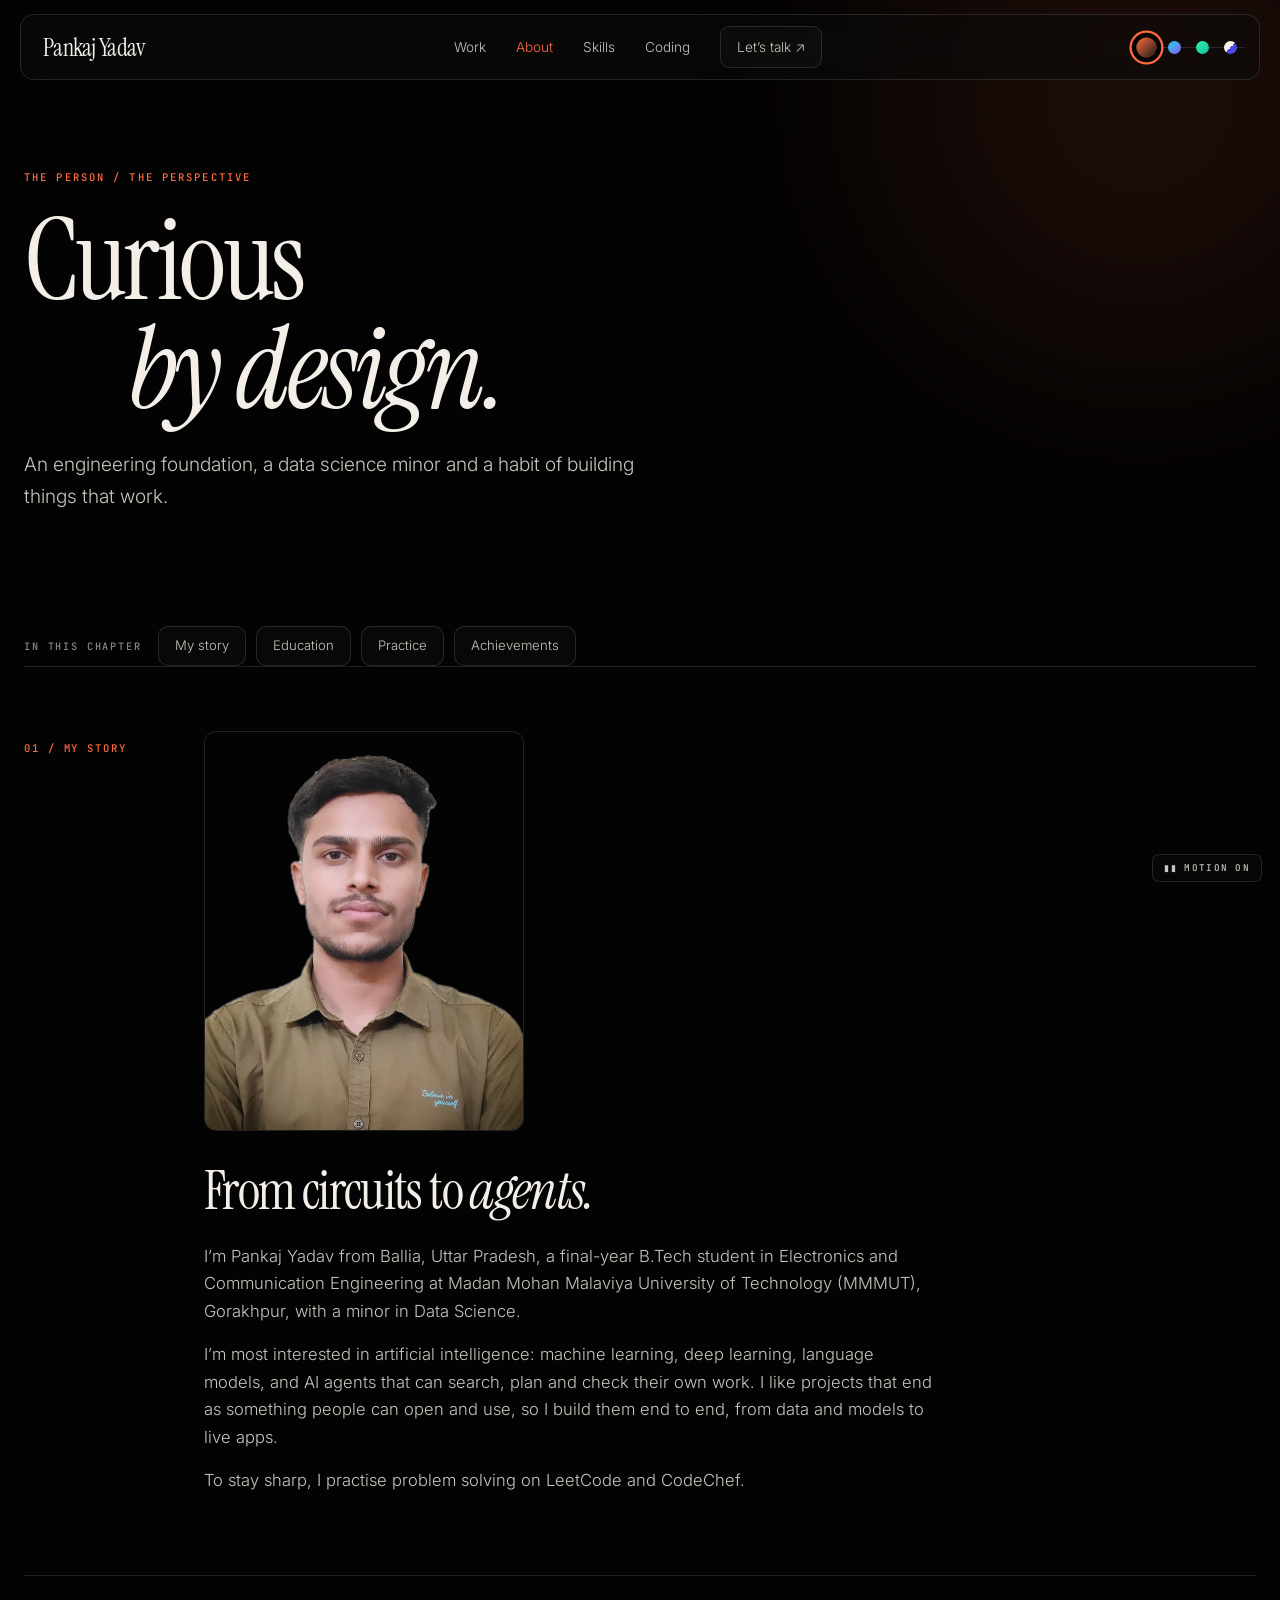
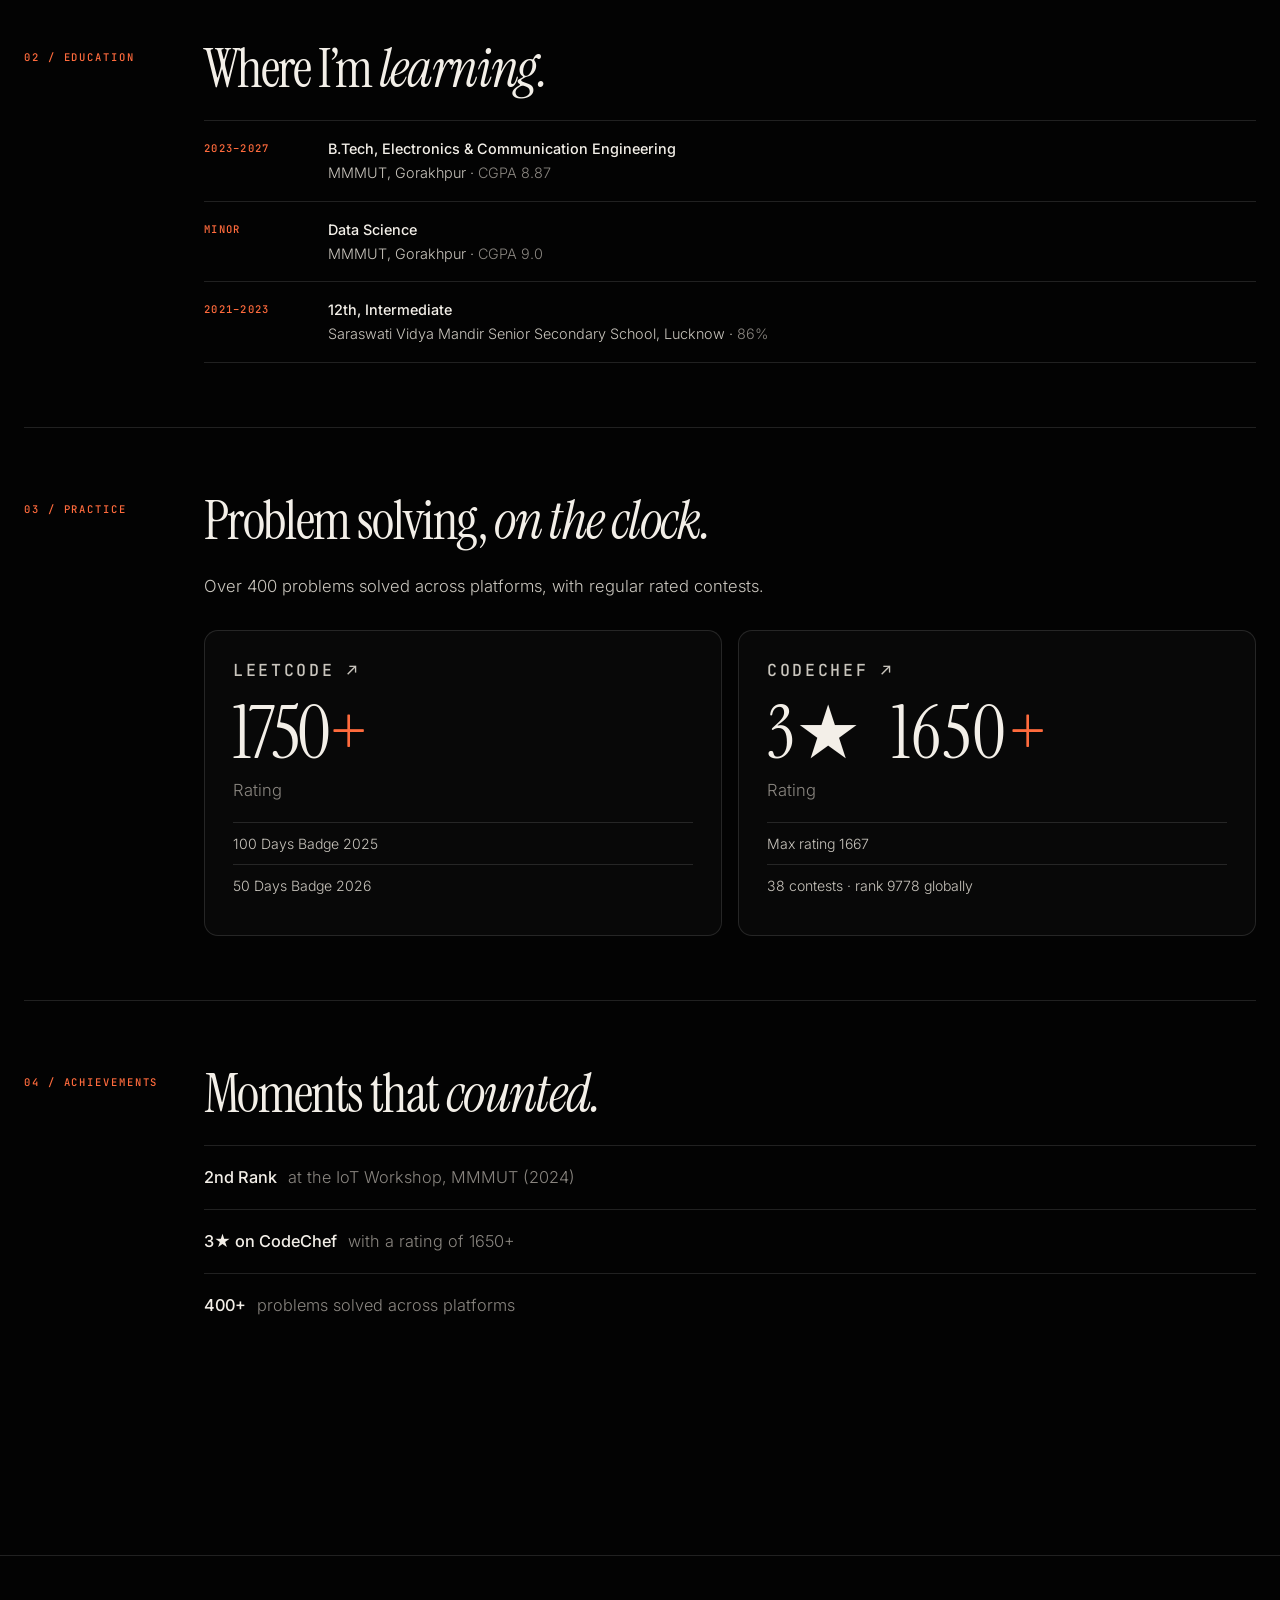
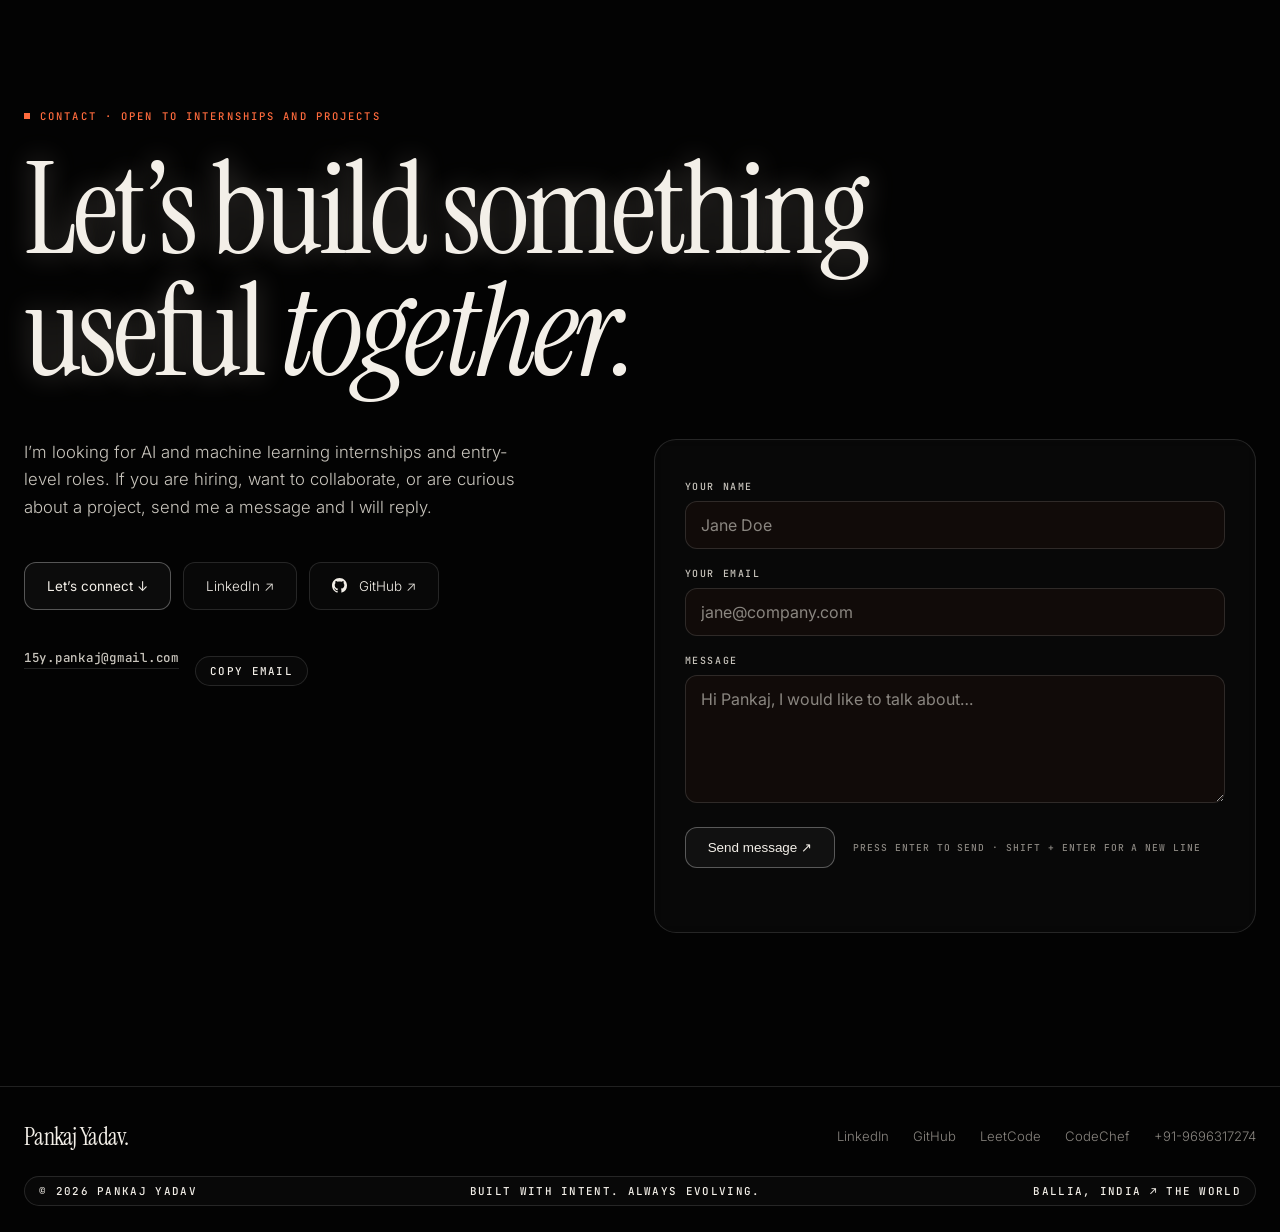
<file: pages/about.html>
<!doctype html>
<html lang="en" data-theme="sunset">
<head>
<meta charset="utf-8">
<meta name="viewport" content="width=device-width, initial-scale=1, viewport-fit=cover">
<title>About | Pankaj Yadav</title>
<meta name="description" content="About Pankaj Yadav: education, competitive programming ratings and achievements.">
<meta name="theme-color" content="#030303">
<meta property="og:title" content="About | Pankaj Yadav">
<meta property="og:description" content="About Pankaj Yadav: education, competitive programming ratings and achievements.">
<meta property="og:type" content="website">
<script>try{var t=localStorage.getItem('theme');if(['aurora','sunset','emerald','light'].indexOf(t)>-1)document.documentElement.setAttribute('data-theme',t)}catch(e){}</script>
<link rel="preconnect" href="https://fonts.googleapis.com">
<link rel="preconnect" href="https://fonts.gstatic.com" crossorigin>
<link href="https://fonts.googleapis.com/css2?family=DM+Serif+Display&family=Instrument+Serif:ital@0;1&family=Inter:wght@300;400;500;600&family=JetBrains+Mono:wght@400;500&family=Space+Grotesk:wght@500;600&display=swap" rel="stylesheet">
<link rel="stylesheet" href="../assets/css/style.css">
</head>
<body>
<div class="progress" id="pg"></div><div class="cur" id="cur"></div>
<a class="skip" href="#main">Skip to content</a>
<button class="mt" id="mt" aria-pressed="false">▮▮ MOTION ON</button>
<header class="nav" id="nav" data-h="false">
  <a class="brand" href="../index.html">Pankaj Yadav</a>
  <nav class="links" id="links" aria-label="Primary">
    <a href="work.html">Work</a>
    <a href="about.html" class="active">About</a>
    <a href="../index.html#skills">Skills</a>
    <a href="../index.html#coding">Coding</a>
    <a class="cta" href="#contact">Let’s talk ↗</a>
  </nav>
  <div class="nav-right">
    <div class="theme-line" role="radiogroup" aria-label="Colour theme"><button class="tdot on" role="radio" aria-checked="true" data-theme="sunset" data-name="Ember" aria-label="Ember theme"></button><button class="tdot" role="radio" aria-checked="false" data-theme="aurora" data-name="Aurora" aria-label="Aurora theme"></button><button class="tdot" role="radio" aria-checked="false" data-theme="emerald" data-name="Emerald" aria-label="Emerald theme"></button><button class="tdot" role="radio" aria-checked="false" data-theme="light" data-name="Light" aria-label="Light theme"></button></div>
    <button class="burger" id="burger" aria-label="Menu" aria-expanded="false"><span></span><span></span></button>
  </div>
</header>
<main id="main">
<section class="page-hero">
  <div class="glow g1"></div>
  <div class="wrap">
    <p class="crumb reveal">THE PERSON / THE PERSPECTIVE</p>
    <h1 class="reveal d1">Curious <em>by design.</em></h1>
    <p class="lead reveal d2">An engineering foundation, a data science minor and a habit of building things that work.</p>
  </div>
</section>
<section class="sec" style="padding-top:0"><div class="wrap">
  <div class="index reveal">
    <span class="label">IN THIS CHAPTER</span>
    <a href="#story">My story</a><a href="#education">Education</a><a href="#practice">Practice</a><a href="#awards">Achievements</a>
  </div>

  <div class="chapter" id="story">
    <span class="n reveal">01 / MY STORY</span>
    <div class="reveal d1">
      <img class="about-photo" src="../assets/images/portrait.webp" alt="Pankaj Yadav">
      <h2>From circuits to <em>agents.</em></h2>
      <p>I’m Pankaj Yadav from Ballia, Uttar Pradesh, a final-year B.Tech student in Electronics and Communication Engineering at Madan Mohan Malaviya University of Technology (MMMUT), Gorakhpur, with a minor in Data Science.</p>
      <p>I’m most interested in artificial intelligence: machine learning, deep learning, language models, and AI agents that can search, plan and check their own work. I like projects that end as something people can open and use, so I build them end to end, from data and models to live apps.</p>
      <p>To stay sharp, I practise problem solving on LeetCode and CodeChef.</p>
    </div>
  </div>

  <div class="chapter" id="education">
    <span class="n reveal">02 / EDUCATION</span>
    <div class="reveal d1"><h2>Where I’m <em>learning.</em></h2><ul class="ed" style="margin-top:0"><li><span class="y">2023–2027</span><div><b>B.Tech, Electronics &amp; Communication Engineering</b><br>MMMUT, Gorakhpur · <i>CGPA 8.87</i></div></li><li><span class="y">MINOR</span><div><b>Data Science</b><br>MMMUT, Gorakhpur · <i>CGPA 9.0</i></div></li><li><span class="y">2021–2023</span><div><b>12th, Intermediate</b><br>Saraswati Vidya Mandir Senior Secondary School, Lucknow · <i>86%</i></div></li></ul></div>
  </div>

  <div class="chapter" id="practice">
    <span class="n reveal">03 / PRACTICE</span>
    <div class="reveal d1">
      <h2>Problem solving, <em>on the clock.</em></h2>
      <p>Over 400 problems solved across platforms, with regular rated contests.</p>
      <div class="cp-grid" style="margin-top:30px">
        <a class="cp" href="https://leetcode.com/u/15y_pankaj/" target="_blank" rel="noopener"><p class="p-kind">LEETCODE ↗</p><b class="num">1750<i>+</i></b><p>Rating</p><ul><li>100 Days Badge 2025</li><li>50 Days Badge 2026</li></ul></a>
        <a class="cp" href="https://www.codechef.com/users/pankaj_15y" target="_blank" rel="noopener"><p class="p-kind">CODECHEF ↗</p><b class="num stars">3★&nbsp;&nbsp;1650<i>+</i></b><p>Rating</p><ul><li>Max rating 1667</li><li>38 contests · rank 9778 globally</li></ul></a>
      </div>
    </div>
  </div>

  <div class="chapter" id="awards">
    <span class="n reveal">04 / ACHIEVEMENTS</span>
    <div class="reveal d1"><h2>Moments that <em>counted.</em></h2>
      <div class="ach" style="margin-top:0"><ul>
        <li><b>2nd Rank</b> at the IoT Workshop, MMMUT (2024)</li>
        <li><b>3★ on CodeChef</b> with a rating of 1650+</li>
        <li><b>400+</b> problems solved across platforms</li>
      </ul></div>
    </div>
  </div>

</div></section>
<section class="sec contact" id="contact">
  <div class="wrap">
    <p class="lb reveal">Contact · Open to internships and projects</p>
    <h2 class="huge gl sg" style="margin-top:26px">Let’s build something<br>useful <em>together.</em></h2>
    <div class="cgrid">
      <div class="cinfo reveal">
        <p class="sub">I’m looking for AI and machine learning internships and entry-level roles. If you are hiring, want to collaborate, or are curious about a project, send me a message and I will reply.</p>
        <div class="btns">
          <a class="btn primary" href="#message" data-focus="message">Let’s connect ↓</a>
          <a class="btn" href="https://www.linkedin.com/in/pankaj-yadav-7a8283297/" target="_blank" rel="noopener">LinkedIn ↗</a>
          <a class="btn" href="https://github.com/15y-pankaj" target="_blank" rel="noopener"><svg viewBox="0 0 16 16" width="15" height="15" fill="currentColor" aria-hidden="true"><path d="M8 0C3.58 0 0 3.58 0 8c0 3.54 2.29 6.53 5.47 7.59.4.07.55-.17.55-.38 0-.19-.01-.82-.01-1.49-2.01.37-2.53-.49-2.69-.94-.09-.23-.48-.94-.82-1.13-.28-.15-.68-.52-.01-.53.63-.01 1.08.58 1.23.82.72 1.21 1.87.87 2.33.66.07-.52.28-.87.51-1.07-1.78-.2-3.64-.89-3.64-3.95 0-.87.31-1.59.82-2.15-.08-.2-.36-1.02.08-2.12 0 0 .67-.21 2.2.82.64-.18 1.32-.27 2-.27.68 0 1.36.09 2 .27 1.53-1.04 2.2-.82 2.2-.82.44 1.1.16 1.92.08 2.12.51.56.82 1.27.82 2.15 0 3.07-1.87 3.75-3.65 3.95.29.25.54.73.54 1.48 0 1.07-.01 1.93-.01 2.2 0 .21.15.46.55.38A8.013 8.013 0 0016 8c0-4.42-3.58-8-8-8z"/></svg> GitHub ↗</a>
        </div>
        <p class="mail"><a href="mailto:15y.pankaj@gmail.com">15y.pankaj@gmail.com</a><button type="button" class="copy" data-copy="15y.pankaj@gmail.com">Copy email</button></p>
      </div>
      <form class="msg reveal" id="msgform" novalidate autocomplete="on">
        <label for="m-name">Your name</label>
        <input id="m-name" name="name" type="text" autocomplete="name" placeholder="Jane Doe" required>
        <label for="m-email">Your email</label>
        <input id="m-email" name="email" type="email" autocomplete="email" placeholder="jane@company.com" required>
        <label for="message">Message</label>
        <textarea id="message" name="message" rows="5" placeholder="Hi Pankaj, I would like to talk about…" required></textarea>
        <input class="hp" type="text" name="_honey" tabindex="-1" autocomplete="off" aria-hidden="true">
        <div class="mrow"><button class="btn primary" type="submit" id="msend">Send message ↗</button><small>Press Enter to send · Shift + Enter for a new line</small></div>
        <p class="mst" id="mst" role="status" aria-live="polite"></p>
      </form>
    </div>
  </div>
</section>
</main>
<footer class="foot">
  <div class="wrap">
    <div class="foot-row">
      <a class="brand" href="#top">Pankaj Yadav.</a>
      <div class="soc">
        <a href="https://www.linkedin.com/in/pankaj-yadav-7a8283297/" target="_blank" rel="noopener">LinkedIn</a>
        <a href="https://github.com/15y-pankaj" target="_blank" rel="noopener">GitHub</a>
        <a href="https://leetcode.com/u/15y_pankaj/" target="_blank" rel="noopener">LeetCode</a>
        <a href="https://www.codechef.com/users/pankaj_15y" target="_blank" rel="noopener">CodeChef</a>
        <a href="tel:+919696317274">+91-9696317274</a>
      </div>
    </div>
    <div class="copy"><span>© <span id="yr">2026</span> PANKAJ YADAV</span><span>BUILT WITH INTENT. ALWAYS EVOLVING.</span><span>BALLIA, INDIA ↗ THE WORLD</span></div>
  </div>
</footer>
<script src="../assets/js/script.js"></script>
</body>
</html>
</file>
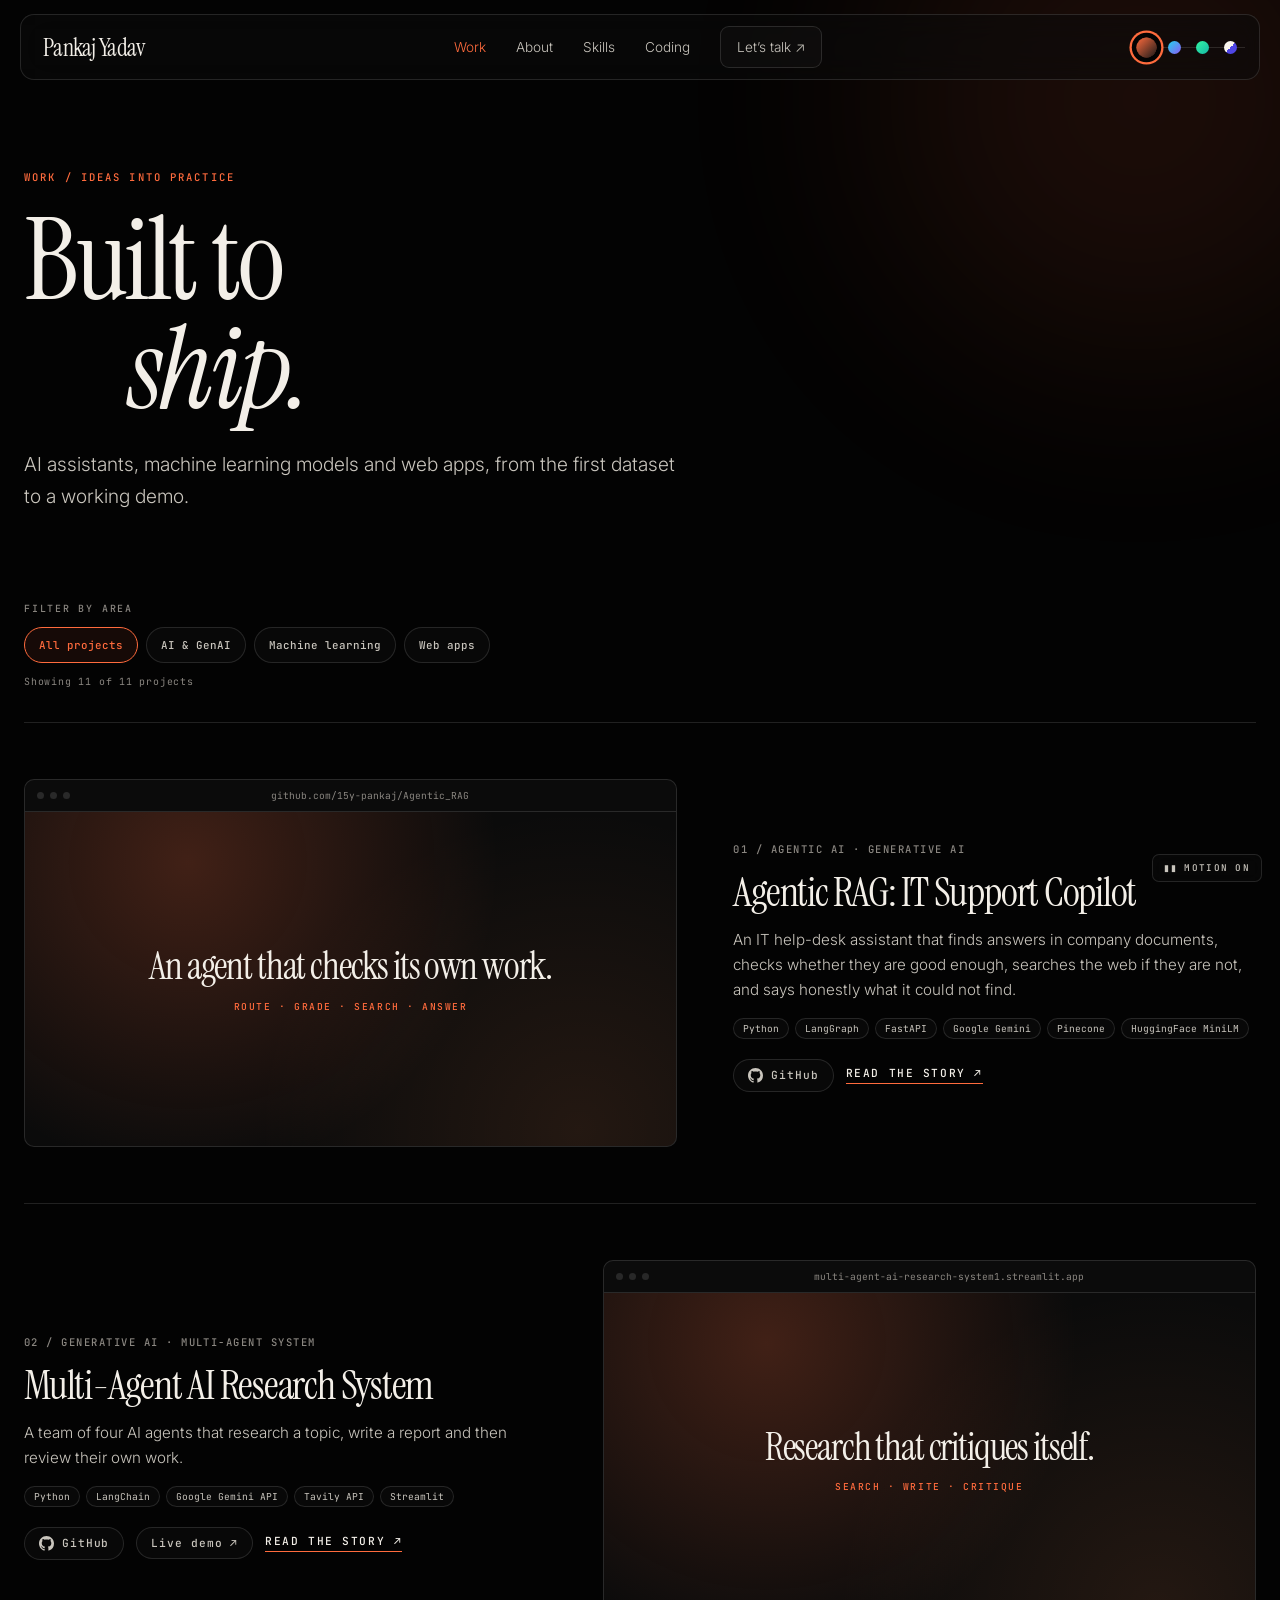
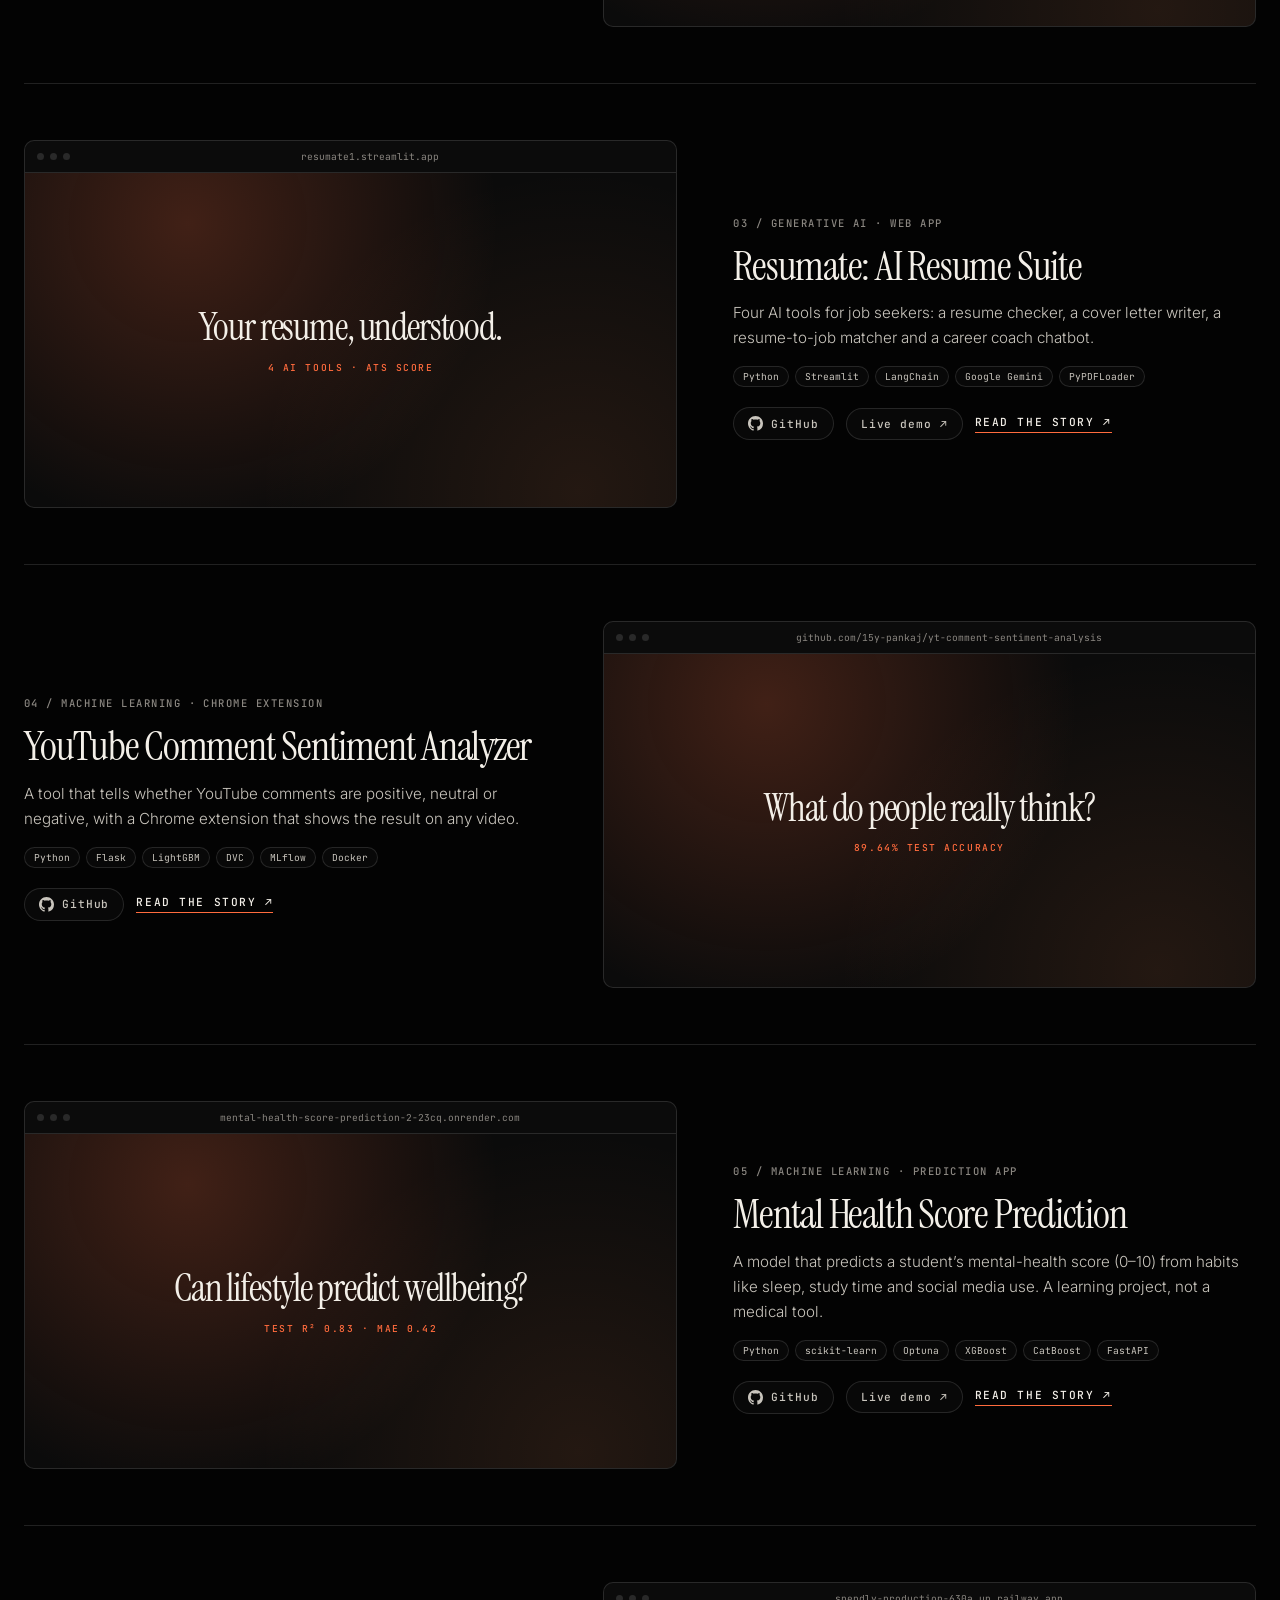
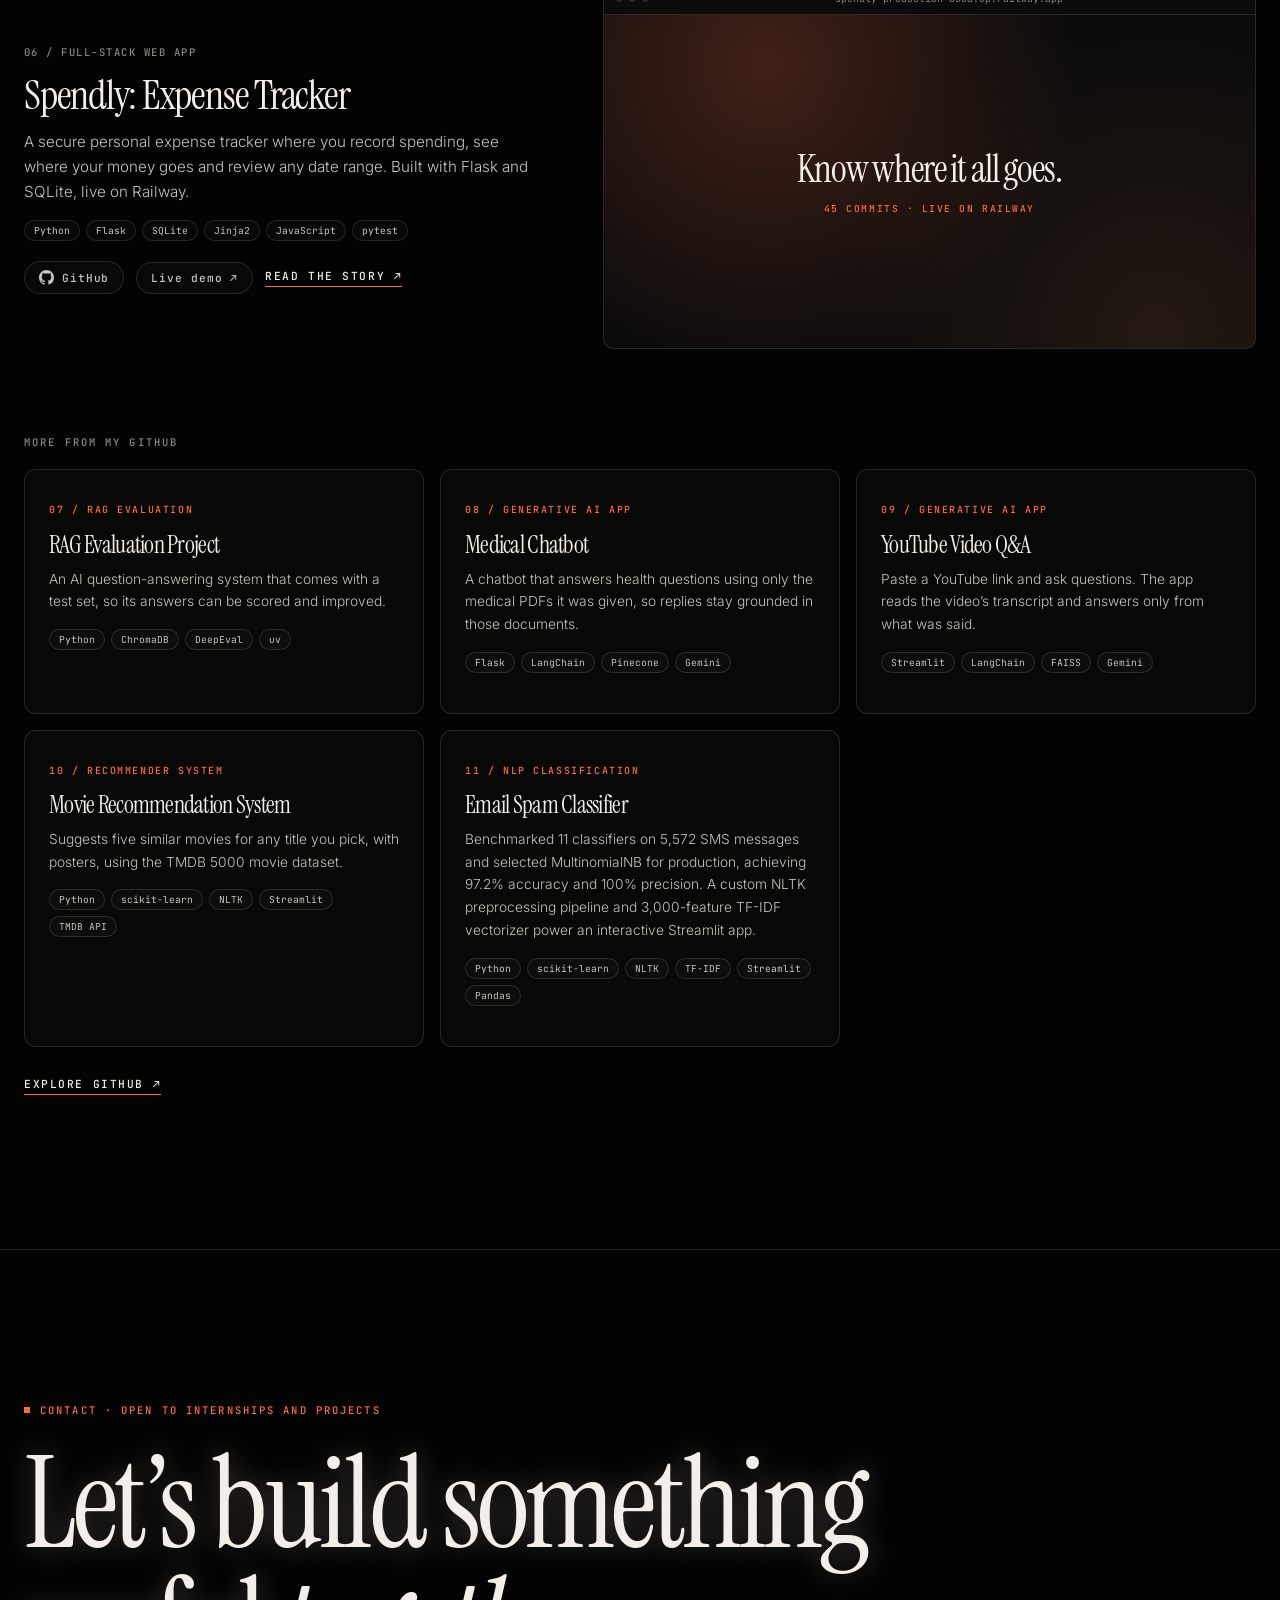
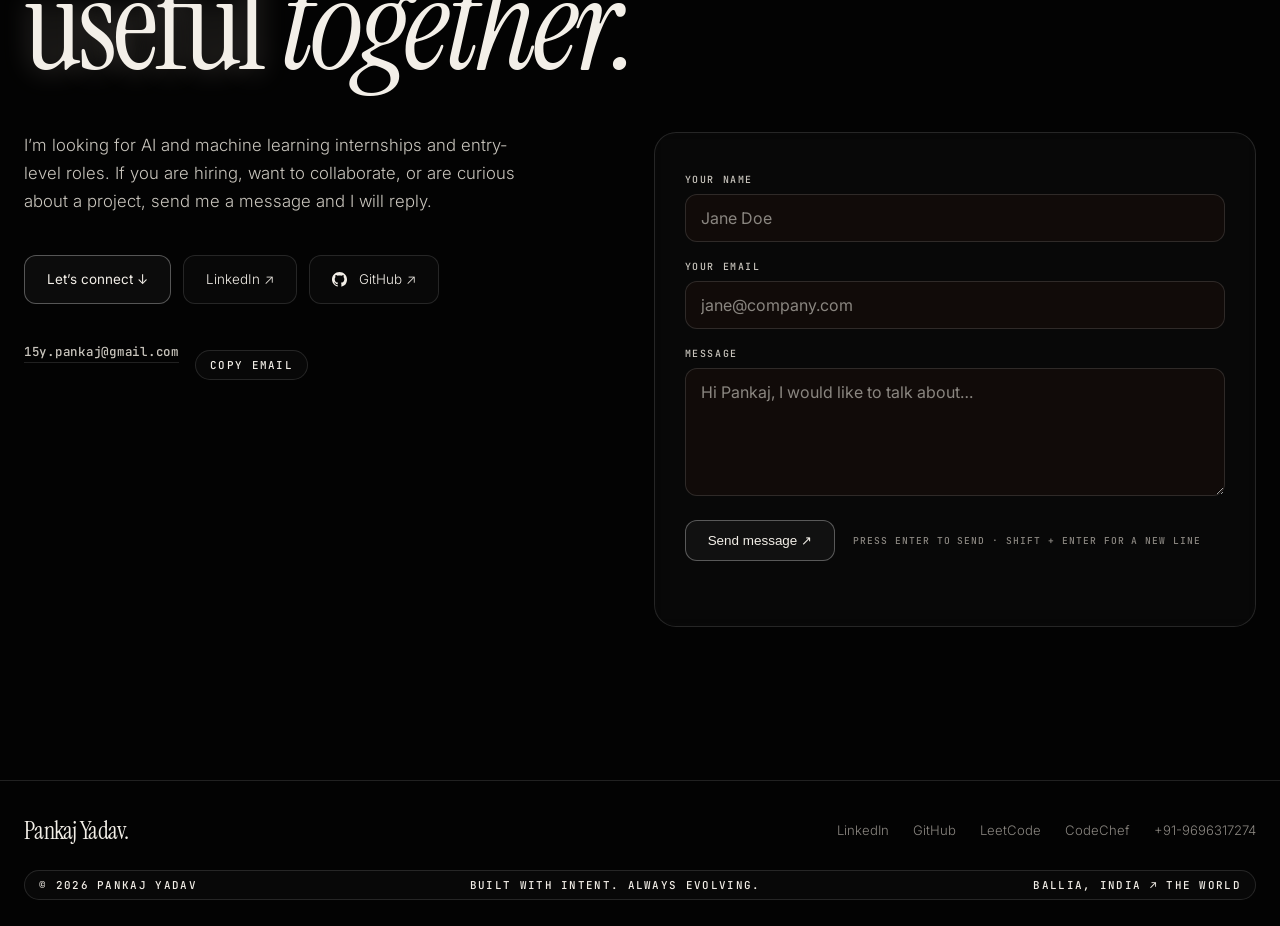
<file: pages/work.html>
<!doctype html>
<html lang="en" data-theme="sunset">
<head>
<meta charset="utf-8">
<meta name="viewport" content="width=device-width, initial-scale=1, viewport-fit=cover">
<title>Work | Pankaj Yadav</title>
<meta name="description" content="Selected projects by Pankaj Yadav: agentic RAG, ML pipelines, LLM applications and web apps.">
<meta name="theme-color" content="#030303">
<meta property="og:title" content="Work | Pankaj Yadav">
<meta property="og:description" content="Selected projects by Pankaj Yadav: agentic RAG, ML pipelines, LLM applications and web apps.">
<meta property="og:type" content="website">
<script>try{var t=localStorage.getItem('theme');if(['aurora','sunset','emerald','light'].indexOf(t)>-1)document.documentElement.setAttribute('data-theme',t)}catch(e){}</script>
<link rel="preconnect" href="https://fonts.googleapis.com">
<link rel="preconnect" href="https://fonts.gstatic.com" crossorigin>
<link href="https://fonts.googleapis.com/css2?family=DM+Serif+Display&family=Instrument+Serif:ital@0;1&family=Inter:wght@300;400;500;600&family=JetBrains+Mono:wght@400;500&family=Space+Grotesk:wght@500;600&display=swap" rel="stylesheet">
<link rel="stylesheet" href="../assets/css/style.css">
</head>
<body>
<div class="progress" id="pg"></div><div class="cur" id="cur"></div>
<a class="skip" href="#main">Skip to content</a>
<button class="mt" id="mt" aria-pressed="false">▮▮ MOTION ON</button>
<header class="nav" id="nav" data-h="false">
  <a class="brand" href="../index.html">Pankaj Yadav</a>
  <nav class="links" id="links" aria-label="Primary">
    <a href="work.html" class="active">Work</a>
    <a href="about.html">About</a>
    <a href="../index.html#skills">Skills</a>
    <a href="../index.html#coding">Coding</a>
    <a class="cta" href="#contact">Let’s talk ↗</a>
  </nav>
  <div class="nav-right">
    <div class="theme-line" role="radiogroup" aria-label="Colour theme"><button class="tdot on" role="radio" aria-checked="true" data-theme="sunset" data-name="Ember" aria-label="Ember theme"></button><button class="tdot" role="radio" aria-checked="false" data-theme="aurora" data-name="Aurora" aria-label="Aurora theme"></button><button class="tdot" role="radio" aria-checked="false" data-theme="emerald" data-name="Emerald" aria-label="Emerald theme"></button><button class="tdot" role="radio" aria-checked="false" data-theme="light" data-name="Light" aria-label="Light theme"></button></div>
    <button class="burger" id="burger" aria-label="Menu" aria-expanded="false"><span></span><span></span></button>
  </div>
</header>
<main id="main">
<section class="page-hero">
  <div class="glow g1"></div>
  <div class="wrap">
    <p class="crumb reveal">WORK / IDEAS INTO PRACTICE</p>
    <h1 class="reveal d1">Built to <em>ship.</em></h1>
    <p class="lead reveal d2">AI assistants, machine learning models and web apps, from the first dataset to a working demo.</p>
  </div>
</section>
<section class="sec" style="padding-top:20px"><div class="wrap" id="projects">
  <div class="project-filters" data-project-filters hidden>
    <span class="project-filter-label">FILTER BY AREA</span>
    <div class="project-filter-buttons" role="group" aria-label="Filter projects by area">
      <button type="button" data-filter="all" aria-pressed="true">All projects</button>
      <button type="button" data-filter="ai" aria-pressed="false">AI &amp; GenAI</button>
      <button type="button" data-filter="ml" aria-pressed="false">Machine learning</button>
      <button type="button" data-filter="web" aria-pressed="false">Web apps</button>
    </div>
    <p class="project-filter-status" data-filter-status aria-live="polite" aria-atomic="true"></p>
  </div>
  <div>
<div class="wp reveal" data-category="ai"><a class="mk" href="https://github.com/15y-pankaj/Agentic_RAG" target="_blank" rel="noopener" aria-label="Open Agentic RAG: IT Support Copilot"><div class="mb"><s></s><s></s><s></s><span>github.com/15y-pankaj/Agentic_RAG</span></div><div class="mv"><div><b>An agent that checks its own work.</b><small>ROUTE · GRADE · SEARCH · ANSWER</small></div></div></a>
<div><span class="wn">01 / Agentic AI · Generative AI</span><h3><a href="https://github.com/15y-pankaj/Agentic_RAG" target="_blank" rel="noopener">Agentic RAG: IT Support Copilot</a></h3><p>An IT help-desk assistant that finds answers in company documents, checks whether they are good enough, searches the web if they are not, and says honestly what it could not find.</p><div class="chips sm"><span>Python</span><span>LangGraph</span><span>FastAPI</span><span>Google Gemini</span><span>Pinecone</span><span>HuggingFace MiniLM</span></div><div class="pa"><a class="pb gh" href="https://github.com/15y-pankaj/Agentic_RAG" target="_blank" rel="noopener" aria-label="Agentic RAG: IT Support Copilot on GitHub"><svg viewBox="0 0 16 16" width="15" height="15" fill="currentColor" aria-hidden="true"><path d="M8 0C3.58 0 0 3.58 0 8c0 3.54 2.29 6.53 5.47 7.59.4.07.55-.17.55-.38 0-.19-.01-.82-.01-1.49-2.01.37-2.53-.49-2.69-.94-.09-.23-.48-.94-.82-1.13-.28-.15-.68-.52-.01-.53.63-.01 1.08.58 1.23.82.72 1.21 1.87.87 2.33.66.07-.52.28-.87.51-1.07-1.78-.2-3.64-.89-3.64-3.95 0-.87.31-1.59.82-2.15-.08-.2-.36-1.02.08-2.12 0 0 .67-.21 2.2.82.64-.18 1.32-.27 2-.27.68 0 1.36.09 2 .27 1.53-1.04 2.2-.82 2.2-.82.44 1.1.16 1.92.08 2.12.51.56.82 1.27.82 2.15 0 3.07-1.87 3.75-3.65 3.95.29.25.54.73.54 1.48 0 1.07-.01 1.93-.01 2.2 0 .21.15.46.55.38A8.013 8.013 0 0016 8c0-4.42-3.58-8-8-8z"/></svg> GitHub</a><a class="lk" href="projects/project-agentic-rag.html">Read the story ↗</a></div></div></div>
<div class="wp reveal" data-category="ai"><a class="mk" href="https://multi-agent-ai-research-system1.streamlit.app/" target="_blank" rel="noopener" aria-label="Open Multi-Agent AI Research System"><div class="mb"><s></s><s></s><s></s><span>multi-agent-ai-research-system1.streamlit.app</span></div><div class="mv"><div><b>Research that critiques itself.</b><small>SEARCH · WRITE · CRITIQUE</small></div></div></a>
<div><span class="wn">02 / Generative AI · Multi-agent system</span><h3><a href="https://multi-agent-ai-research-system1.streamlit.app/" target="_blank" rel="noopener">Multi-Agent AI Research System</a></h3><p>A team of four AI agents that research a topic, write a report and then review their own work.</p><div class="chips sm"><span>Python</span><span>LangChain</span><span>Google Gemini API</span><span>Tavily API</span><span>Streamlit</span></div><div class="pa"><a class="pb gh" href="https://github.com/15y-pankaj/multi-agent-ai-research-system" target="_blank" rel="noopener" aria-label="Multi-Agent AI Research System on GitHub"><svg viewBox="0 0 16 16" width="15" height="15" fill="currentColor" aria-hidden="true"><path d="M8 0C3.58 0 0 3.58 0 8c0 3.54 2.29 6.53 5.47 7.59.4.07.55-.17.55-.38 0-.19-.01-.82-.01-1.49-2.01.37-2.53-.49-2.69-.94-.09-.23-.48-.94-.82-1.13-.28-.15-.68-.52-.01-.53.63-.01 1.08.58 1.23.82.72 1.21 1.87.87 2.33.66.07-.52.28-.87.51-1.07-1.78-.2-3.64-.89-3.64-3.95 0-.87.31-1.59.82-2.15-.08-.2-.36-1.02.08-2.12 0 0 .67-.21 2.2.82.64-.18 1.32-.27 2-.27.68 0 1.36.09 2 .27 1.53-1.04 2.2-.82 2.2-.82.44 1.1.16 1.92.08 2.12.51.56.82 1.27.82 2.15 0 3.07-1.87 3.75-3.65 3.95.29.25.54.73.54 1.48 0 1.07-.01 1.93-.01 2.2 0 .21.15.46.55.38A8.013 8.013 0 0016 8c0-4.42-3.58-8-8-8z"/></svg> GitHub</a><a class="pb" href="https://multi-agent-ai-research-system1.streamlit.app/" target="_blank" rel="noopener" aria-label="Multi-Agent AI Research System live demo">Live demo ↗</a><a class="lk" href="projects/project-research-agents.html">Read the story ↗</a></div></div></div>
<div class="wp reveal" data-category="ai"><a class="mk" href="https://resumate1.streamlit.app/" target="_blank" rel="noopener" aria-label="Open Resumate: AI Resume Suite"><div class="mb"><s></s><s></s><s></s><span>resumate1.streamlit.app</span></div><div class="mv"><div><b>Your resume, understood.</b><small>4 AI TOOLS · ATS SCORE</small></div></div></a>
<div><span class="wn">03 / Generative AI · Web app</span><h3><a href="https://resumate1.streamlit.app/" target="_blank" rel="noopener">Resumate: AI Resume Suite</a></h3><p>Four AI tools for job seekers: a resume checker, a cover letter writer, a resume-to-job matcher and a career coach chatbot.</p><div class="chips sm"><span>Python</span><span>Streamlit</span><span>LangChain</span><span>Google Gemini</span><span>PyPDFLoader</span></div><div class="pa"><a class="pb gh" href="https://github.com/15y-pankaj/resumate" target="_blank" rel="noopener" aria-label="Resumate: AI Resume Suite on GitHub"><svg viewBox="0 0 16 16" width="15" height="15" fill="currentColor" aria-hidden="true"><path d="M8 0C3.58 0 0 3.58 0 8c0 3.54 2.29 6.53 5.47 7.59.4.07.55-.17.55-.38 0-.19-.01-.82-.01-1.49-2.01.37-2.53-.49-2.69-.94-.09-.23-.48-.94-.82-1.13-.28-.15-.68-.52-.01-.53.63-.01 1.08.58 1.23.82.72 1.21 1.87.87 2.33.66.07-.52.28-.87.51-1.07-1.78-.2-3.64-.89-3.64-3.95 0-.87.31-1.59.82-2.15-.08-.2-.36-1.02.08-2.12 0 0 .67-.21 2.2.82.64-.18 1.32-.27 2-.27.68 0 1.36.09 2 .27 1.53-1.04 2.2-.82 2.2-.82.44 1.1.16 1.92.08 2.12.51.56.82 1.27.82 2.15 0 3.07-1.87 3.75-3.65 3.95.29.25.54.73.54 1.48 0 1.07-.01 1.93-.01 2.2 0 .21.15.46.55.38A8.013 8.013 0 0016 8c0-4.42-3.58-8-8-8z"/></svg> GitHub</a><a class="pb" href="https://resumate1.streamlit.app/" target="_blank" rel="noopener" aria-label="Resumate: AI Resume Suite live demo">Live demo ↗</a><a class="lk" href="projects/project-resumate.html">Read the story ↗</a></div></div></div>
<div class="wp reveal" data-category="ml"><a class="mk" href="https://github.com/15y-pankaj/yt-comment-sentiment-analysis" target="_blank" rel="noopener" aria-label="Open YouTube Comment Sentiment Analyzer"><div class="mb"><s></s><s></s><s></s><span>github.com/15y-pankaj/yt-comment-sentiment-analysis</span></div><div class="mv"><div><b>What do people really think?</b><small>89.64% TEST ACCURACY</small></div></div></a>
<div><span class="wn">04 / Machine learning · Chrome extension</span><h3><a href="https://github.com/15y-pankaj/yt-comment-sentiment-analysis" target="_blank" rel="noopener">YouTube Comment Sentiment Analyzer</a></h3><p>A tool that tells whether YouTube comments are positive, neutral or negative, with a Chrome extension that shows the result on any video.</p><div class="chips sm"><span>Python</span><span>Flask</span><span>LightGBM</span><span>DVC</span><span>MLflow</span><span>Docker</span></div><div class="pa"><a class="pb gh" href="https://github.com/15y-pankaj/yt-comment-sentiment-analysis" target="_blank" rel="noopener" aria-label="YouTube Comment Sentiment Analyzer on GitHub"><svg viewBox="0 0 16 16" width="15" height="15" fill="currentColor" aria-hidden="true"><path d="M8 0C3.58 0 0 3.58 0 8c0 3.54 2.29 6.53 5.47 7.59.4.07.55-.17.55-.38 0-.19-.01-.82-.01-1.49-2.01.37-2.53-.49-2.69-.94-.09-.23-.48-.94-.82-1.13-.28-.15-.68-.52-.01-.53.63-.01 1.08.58 1.23.82.72 1.21 1.87.87 2.33.66.07-.52.28-.87.51-1.07-1.78-.2-3.64-.89-3.64-3.95 0-.87.31-1.59.82-2.15-.08-.2-.36-1.02.08-2.12 0 0 .67-.21 2.2.82.64-.18 1.32-.27 2-.27.68 0 1.36.09 2 .27 1.53-1.04 2.2-.82 2.2-.82.44 1.1.16 1.92.08 2.12.51.56.82 1.27.82 2.15 0 3.07-1.87 3.75-3.65 3.95.29.25.54.73.54 1.48 0 1.07-.01 1.93-.01 2.2 0 .21.15.46.55.38A8.013 8.013 0 0016 8c0-4.42-3.58-8-8-8z"/></svg> GitHub</a><a class="lk" href="projects/project-youtube-sentiment.html">Read the story ↗</a></div></div></div>
<div class="wp reveal" data-category="ml"><a class="mk" href="https://mental-health-score-prediction-2-23cq.onrender.com" target="_blank" rel="noopener" aria-label="Open Mental Health Score Prediction"><div class="mb"><s></s><s></s><s></s><span>mental-health-score-prediction-2-23cq.onrender.com</span></div><div class="mv"><div><b>Can lifestyle predict wellbeing?</b><small>TEST R² 0.83 · MAE 0.42</small></div></div></a>
<div><span class="wn">05 / Machine learning · Prediction app</span><h3><a href="https://mental-health-score-prediction-2-23cq.onrender.com" target="_blank" rel="noopener">Mental Health Score Prediction</a></h3><p>A model that predicts a student’s mental-health score (0–10) from habits like sleep, study time and social media use. A learning project, not a medical tool.</p><div class="chips sm"><span>Python</span><span>scikit-learn</span><span>Optuna</span><span>XGBoost</span><span>CatBoost</span><span>FastAPI</span></div><div class="pa"><a class="pb gh" href="https://github.com/15y-pankaj/Mental-Health-Score-Prediction" target="_blank" rel="noopener" aria-label="Mental Health Score Prediction on GitHub"><svg viewBox="0 0 16 16" width="15" height="15" fill="currentColor" aria-hidden="true"><path d="M8 0C3.58 0 0 3.58 0 8c0 3.54 2.29 6.53 5.47 7.59.4.07.55-.17.55-.38 0-.19-.01-.82-.01-1.49-2.01.37-2.53-.49-2.69-.94-.09-.23-.48-.94-.82-1.13-.28-.15-.68-.52-.01-.53.63-.01 1.08.58 1.23.82.72 1.21 1.87.87 2.33.66.07-.52.28-.87.51-1.07-1.78-.2-3.64-.89-3.64-3.95 0-.87.31-1.59.82-2.15-.08-.2-.36-1.02.08-2.12 0 0 .67-.21 2.2.82.64-.18 1.32-.27 2-.27.68 0 1.36.09 2 .27 1.53-1.04 2.2-.82 2.2-.82.44 1.1.16 1.92.08 2.12.51.56.82 1.27.82 2.15 0 3.07-1.87 3.75-3.65 3.95.29.25.54.73.54 1.48 0 1.07-.01 1.93-.01 2.2 0 .21.15.46.55.38A8.013 8.013 0 0016 8c0-4.42-3.58-8-8-8z"/></svg> GitHub</a><a class="pb" href="https://mental-health-score-prediction-2-23cq.onrender.com" target="_blank" rel="noopener" aria-label="Mental Health Score Prediction live demo">Live demo ↗</a><a class="lk" href="projects/project-mental-health.html">Read the story ↗</a></div></div></div>
<div class="wp reveal" data-category="web"><a class="mk" href="https://spendly-production-630a.up.railway.app" target="_blank" rel="noopener" aria-label="Open Spendly: Expense Tracker"><div class="mb"><s></s><s></s><s></s><span>spendly-production-630a.up.railway.app</span></div><div class="mv"><div><b>Know where it all goes.</b><small>45 COMMITS · LIVE ON RAILWAY</small></div></div></a>
<div><span class="wn">06 / Full-stack web app</span><h3><a href="https://spendly-production-630a.up.railway.app" target="_blank" rel="noopener">Spendly: Expense Tracker</a></h3><p>A secure personal expense tracker where you record spending, see where your money goes and review any date range. Built with Flask and SQLite, live on Railway.</p><div class="chips sm"><span>Python</span><span>Flask</span><span>SQLite</span><span>Jinja2</span><span>JavaScript</span><span>pytest</span></div><div class="pa"><a class="pb gh" href="https://github.com/15y-pankaj/spendly" target="_blank" rel="noopener" aria-label="Spendly: Expense Tracker on GitHub"><svg viewBox="0 0 16 16" width="15" height="15" fill="currentColor" aria-hidden="true"><path d="M8 0C3.58 0 0 3.58 0 8c0 3.54 2.29 6.53 5.47 7.59.4.07.55-.17.55-.38 0-.19-.01-.82-.01-1.49-2.01.37-2.53-.49-2.69-.94-.09-.23-.48-.94-.82-1.13-.28-.15-.68-.52-.01-.53.63-.01 1.08.58 1.23.82.72 1.21 1.87.87 2.33.66.07-.52.28-.87.51-1.07-1.78-.2-3.64-.89-3.64-3.95 0-.87.31-1.59.82-2.15-.08-.2-.36-1.02.08-2.12 0 0 .67-.21 2.2.82.64-.18 1.32-.27 2-.27.68 0 1.36.09 2 .27 1.53-1.04 2.2-.82 2.2-.82.44 1.1.16 1.92.08 2.12.51.56.82 1.27.82 2.15 0 3.07-1.87 3.75-3.65 3.95.29.25.54.73.54 1.48 0 1.07-.01 1.93-.01 2.2 0 .21.15.46.55.38A8.013 8.013 0 0016 8c0-4.42-3.58-8-8-8z"/></svg> GitHub</a><a class="pb" href="https://spendly-production-630a.up.railway.app" target="_blank" rel="noopener" aria-label="Spendly: Expense Tracker live demo">Live demo ↗</a><a class="lk" href="projects/project-spendly.html">Read the story ↗</a></div></div></div>
  </div>
  <p class="lb g reveal" data-project-more style="margin:30px 0 0">MORE FROM MY GITHUB</p>
  <div class="mw reveal"><a class="card" data-category="ai" href="https://github.com/15y-pankaj/RAG-EVAL-PROJECT" target="_blank" rel="noopener"><small>07 / RAG evaluation</small><h4>RAG Evaluation Project</h4><p>An AI question-answering system that comes with a test set, so its answers can be scored and improved.</p><div class="chips sm"><span>Python</span><span>ChromaDB</span><span>DeepEval</span><span>uv</span></div></a>
<a class="card" data-category="ai" href="https://github.com/15y-pankaj/medical-chatbot" target="_blank" rel="noopener"><small>08 / Generative AI app</small><h4>Medical Chatbot</h4><p>A chatbot that answers health questions using only the medical PDFs it was given, so replies stay grounded in those documents.</p><div class="chips sm"><span>Flask</span><span>LangChain</span><span>Pinecone</span><span>Gemini</span></div></a>
<a class="card" data-category="ai" href="https://github.com/15y-pankaj/youtube-video-qa" target="_blank" rel="noopener"><small>09 / Generative AI app</small><h4>YouTube Video Q&amp;A</h4><p>Paste a YouTube link and ask questions. The app reads the video’s transcript and answers only from what was said.</p><div class="chips sm"><span>Streamlit</span><span>LangChain</span><span>FAISS</span><span>Gemini</span></div></a>
<a class="card" data-category="ml" href="https://github.com/15y-pankaj/Movie-Recommendation-System" target="_blank" rel="noopener"><small>10 / Recommender system</small><h4>Movie Recommendation System</h4><p>Suggests five similar movies for any title you pick, with posters, using the TMDB 5000 movie dataset.</p><div class="chips sm"><span>Python</span><span>scikit-learn</span><span>NLTK</span><span>Streamlit</span><span>TMDB API</span></div></a>
<a class="card" data-category="ml" href="https://github.com/15y-pankaj/Email-Spam-Classifier" target="_blank" rel="noopener"><small>11 / NLP classification</small><h4>Email Spam Classifier</h4><p>Benchmarked 11 classifiers on 5,572 SMS messages and selected MultinomialNB for production, achieving 97.2% accuracy and 100% precision. A custom NLTK preprocessing pipeline and 3,000-feature TF-IDF vectorizer power an interactive Streamlit app.</p><div class="chips sm"><span>Python</span><span>scikit-learn</span><span>NLTK</span><span>TF-IDF</span><span>Streamlit</span><span>Pandas</span></div></a>
</div>
  <a class="all reveal" href="https://github.com/15y-pankaj" target="_blank" rel="noopener">Explore GitHub ↗</a>
</div></section>
<section class="sec contact" id="contact">
  <div class="wrap">
    <p class="lb reveal">Contact · Open to internships and projects</p>
    <h2 class="huge gl sg" style="margin-top:26px">Let’s build something<br>useful <em>together.</em></h2>
    <div class="cgrid">
      <div class="cinfo reveal">
        <p class="sub">I’m looking for AI and machine learning internships and entry-level roles. If you are hiring, want to collaborate, or are curious about a project, send me a message and I will reply.</p>
        <div class="btns">
          <a class="btn primary" href="#message" data-focus="message">Let’s connect ↓</a>
          <a class="btn" href="https://www.linkedin.com/in/pankaj-yadav-7a8283297/" target="_blank" rel="noopener">LinkedIn ↗</a>
          <a class="btn" href="https://github.com/15y-pankaj" target="_blank" rel="noopener"><svg viewBox="0 0 16 16" width="15" height="15" fill="currentColor" aria-hidden="true"><path d="M8 0C3.58 0 0 3.58 0 8c0 3.54 2.29 6.53 5.47 7.59.4.07.55-.17.55-.38 0-.19-.01-.82-.01-1.49-2.01.37-2.53-.49-2.69-.94-.09-.23-.48-.94-.82-1.13-.28-.15-.68-.52-.01-.53.63-.01 1.08.58 1.23.82.72 1.21 1.87.87 2.33.66.07-.52.28-.87.51-1.07-1.78-.2-3.64-.89-3.64-3.95 0-.87.31-1.59.82-2.15-.08-.2-.36-1.02.08-2.12 0 0 .67-.21 2.2.82.64-.18 1.32-.27 2-.27.68 0 1.36.09 2 .27 1.53-1.04 2.2-.82 2.2-.82.44 1.1.16 1.92.08 2.12.51.56.82 1.27.82 2.15 0 3.07-1.87 3.75-3.65 3.95.29.25.54.73.54 1.48 0 1.07-.01 1.93-.01 2.2 0 .21.15.46.55.38A8.013 8.013 0 0016 8c0-4.42-3.58-8-8-8z"/></svg> GitHub ↗</a>
        </div>
        <p class="mail"><a href="mailto:15y.pankaj@gmail.com">15y.pankaj@gmail.com</a><button type="button" class="copy" data-copy="15y.pankaj@gmail.com">Copy email</button></p>
      </div>
      <form class="msg reveal" id="msgform" novalidate autocomplete="on">
        <label for="m-name">Your name</label>
        <input id="m-name" name="name" type="text" autocomplete="name" placeholder="Jane Doe" required>
        <label for="m-email">Your email</label>
        <input id="m-email" name="email" type="email" autocomplete="email" placeholder="jane@company.com" required>
        <label for="message">Message</label>
        <textarea id="message" name="message" rows="5" placeholder="Hi Pankaj, I would like to talk about…" required></textarea>
        <input class="hp" type="text" name="_honey" tabindex="-1" autocomplete="off" aria-hidden="true">
        <div class="mrow"><button class="btn primary" type="submit" id="msend">Send message ↗</button><small>Press Enter to send · Shift + Enter for a new line</small></div>
        <p class="mst" id="mst" role="status" aria-live="polite"></p>
      </form>
    </div>
  </div>
</section>
</main>
<footer class="foot">
  <div class="wrap">
    <div class="foot-row">
      <a class="brand" href="#top">Pankaj Yadav.</a>
      <div class="soc">
        <a href="https://www.linkedin.com/in/pankaj-yadav-7a8283297/" target="_blank" rel="noopener">LinkedIn</a>
        <a href="https://github.com/15y-pankaj" target="_blank" rel="noopener">GitHub</a>
        <a href="https://leetcode.com/u/15y_pankaj/" target="_blank" rel="noopener">LeetCode</a>
        <a href="https://www.codechef.com/users/pankaj_15y" target="_blank" rel="noopener">CodeChef</a>
        <a href="tel:+919696317274">+91-9696317274</a>
      </div>
    </div>
    <div class="copy"><span>© <span id="yr">2026</span> PANKAJ YADAV</span><span>BUILT WITH INTENT. ALWAYS EVOLVING.</span><span>BALLIA, INDIA ↗ THE WORLD</span></div>
  </div>
</footer>
<script src="../assets/js/script.js"></script>
</body>
</html>
</file>
<file: assets/css/style.css>
/* =====================================================================
   THEMES  (Sunset = the black + orange editorial look)
   ===================================================================== */
:root,[data-theme="aurora"]{
  --bg:#050714; --bg2:#0a0e26; --card:rgba(255,255,255,.035); --card-solid:#0b0f2b; --line:rgba(255,255,255,.13);
  --text:#eef2ff; --muted:#8e98bd; --soft:#c6cdea;
  --a1:#22d3ee; --a2:#8b5cf6; --a3:#f472b6; --a1-rgb:34,211,238; --a2-rgb:139,92,246;
  --ink:222,236,255; --rim:34,211,238; --on:#03131a; --nav:rgba(8,10,28,.58);
  --radius:16px; --display:"Instrument Serif",Georgia,serif; --dw:400; --dt:-.025em; --em:italic;
  --tglow:0 0 30px rgba(120,190,255,.22);
  --pbg:var(--grad); --pcolor:var(--on); --pborder:transparent;
  --mesh:radial-gradient(900px 600px at 85% -10%,color-mix(in srgb,var(--a2) 30%,transparent),transparent 60%),radial-gradient(800px 600px at -10% 45%,color-mix(in srgb,var(--a1) 18%,transparent),transparent 60%),radial-gradient(700px 500px at 70% 110%,color-mix(in srgb,var(--a3) 16%,transparent),transparent 60%);
  --pattern:none; color-scheme:dark;
}
[data-theme="sunset"]{
  --bg:#030303; --bg2:#0b0b0b; --card:rgba(255,255,255,.025); --card-solid:#0b0b0b; --line:rgba(255,255,255,.12);
  --text:#f3efe8; --muted:#8a8680; --soft:#c9c5bd;
  --a1:#ff6b3d; --a2:#ff8a4c; --a3:#ffb27a; --a1-rgb:255,107,61; --a2-rgb:255,138,76;
  --ink:255,238,222; --rim:255,128,56; --on:#0a0a0a; --nav:rgba(12,12,12,.55);
  --radius:12px; --display:"Instrument Serif",Georgia,serif; --dw:400; --dt:-.03em; --em:italic;
  --tglow:0 0 28px rgba(255,240,225,.28);
  --pbg:rgba(255,255,255,.04); --pcolor:var(--text); --pborder:rgba(255,255,255,.3);
  --mesh:none; --pattern:none; color-scheme:dark;
}
[data-theme="emerald"]{
  --bg:#020f0a; --bg2:#051a10; --card:rgba(160,255,215,.04); --card-solid:#06180f; --line:rgba(150,255,210,.16);
  --text:#e8fff4; --muted:#7fae9a; --soft:#c3ead9;
  --a1:#34f5a3; --a2:#14b8a6; --a3:#bef264; --a1-rgb:52,245,163; --a2-rgb:20,184,166;
  --ink:210,255,235; --rim:52,245,163; --on:#02150c; --nav:rgba(2,15,10,.62);
  --radius:4px; --display:"Space Grotesk",system-ui,sans-serif; --dw:600; --dt:-.045em; --em:normal;
  --tglow:0 0 26px rgba(80,255,190,.2);
  --pbg:var(--grad); --pcolor:var(--on); --pborder:transparent;
  --mesh:radial-gradient(800px 600px at 90% -10%,color-mix(in srgb,var(--a2) 24%,transparent),transparent 60%),radial-gradient(700px 500px at -5% 60%,color-mix(in srgb,var(--a1) 12%,transparent),transparent 60%);
  --pattern:linear-gradient(var(--line) 1px,transparent 1px),linear-gradient(90deg,var(--line) 1px,transparent 1px); color-scheme:dark;
}
[data-theme="light"]{
  --bg:#faf6ee; --bg2:#f1eadb; --card:rgba(255,255,255,.7); --card-solid:#ffffff; --line:rgba(24,24,50,.15);
  --text:#16162b; --muted:#5d5d78; --soft:#2c2c47;
  --a1:#4f46e5; --a2:#ec5b4f; --a3:#f59e0b; --a1-rgb:79,70,229; --a2-rgb:236,91,79;
  --ink:22,22,43; --rim:79,70,229; --on:#ffffff; --nav:rgba(250,246,238,.74);
  --radius:14px; --display:"DM Serif Display",Georgia,serif; --dw:400; --dt:-.015em; --em:italic;
  --tglow:0 0 0 transparent;
  --pbg:var(--grad); --pcolor:var(--on); --pborder:transparent;
  --mesh:radial-gradient(800px 600px at 90% -10%,color-mix(in srgb,var(--a2) 18%,transparent),transparent 60%),radial-gradient(800px 600px at -10% 40%,color-mix(in srgb,var(--a1) 14%,transparent),transparent 60%),radial-gradient(700px 500px at 60% 110%,color-mix(in srgb,var(--a3) 16%,transparent),transparent 60%);
  --pattern:radial-gradient(circle,rgba(24,24,50,.13) 1px,transparent 1.4px); color-scheme:light;
  --pinv:1;
}
:root{
  --accent:var(--a1); --grad:linear-gradient(100deg,var(--a1),var(--a2) 55%,var(--a3));
  --sans:"Inter",system-ui,sans-serif; --mono:"JetBrains Mono",ui-monospace,monospace; --wrap:1240px;
}
[data-theme="sunset"] em{background:none;color:inherit;-webkit-text-fill-color:currentColor}

/* =====================================================================
   BASE
   ===================================================================== */
*{box-sizing:border-box;margin:0;padding:0}
html{scroll-behavior:smooth;scroll-padding-top:90px}
body{background:var(--bg);color:var(--text);font:300 1rem/1.65 var(--sans);-webkit-font-smoothing:antialiased;overflow-x:hidden;transition:background-color .6s,color .6s}
body::before{content:"";position:fixed;inset:0;z-index:-3;background:var(--mesh);pointer-events:none}
body::after{content:"";position:fixed;inset:0;z-index:-2;background-image:var(--pattern);background-size:48px 48px;pointer-events:none;opacity:.5;-webkit-mask-image:radial-gradient(ellipse at 50% 30%,#000 20%,transparent 75%);mask-image:radial-gradient(ellipse at 50% 30%,#000 20%,transparent 75%)}
[data-theme="light"] body::after{background-size:24px 24px;opacity:.7}
a{color:inherit;text-decoration:none}
ul,ol{list-style:none}
em{font-family:var(--display);font-style:var(--em);font-weight:inherit;background:var(--grad);-webkit-background-clip:text;background-clip:text;color:transparent;padding-right:.06em}
.wrap{width:min(var(--wrap),100% - 48px);margin-inline:auto}
main,footer{position:relative;z-index:1}
.skip{position:absolute;left:-999px;top:8px;background:var(--a1);color:var(--on);padding:8px 14px;border-radius:8px;z-index:400}
.skip:focus{left:8px}
.progress{position:fixed;top:0;left:0;right:0;height:2px;background:var(--a1);transform:scaleX(0);transform-origin:0 50%;z-index:300;box-shadow:0 0 12px var(--a1)}
.cur{position:fixed;left:0;top:0;width:8px;height:8px;pointer-events:none;z-index:250;opacity:0;transition:opacity .3s}
.cur::before{content:"";position:absolute;inset:0;border-radius:50%;background:var(--text);box-shadow:0 0 14px 4px rgba(var(--a1-rgb),.5);transition:scale .25s cubic-bezier(.2,.7,.2,1),background .25s,box-shadow .25s}
.cur.hot::before{scale:1.7;background:rgba(var(--a1-rgb),.3);box-shadow:0 0 0 1px var(--a1),0 0 18px 2px rgba(var(--a1-rgb),.45)}
@media (hover:none),(pointer:coarse){.cur{display:none}}
a:focus-visible,button:focus-visible{outline:2px solid var(--a1);outline-offset:3px}
.gl{text-shadow:var(--tglow)}
.gl em{text-shadow:none}

/* labels */
.lb{font:500 .66rem var(--mono);letter-spacing:.2em;text-transform:uppercase;color:var(--a1)}
.lb::before{content:"";display:inline-block;width:6px;height:6px;background:var(--a1);margin-right:10px;vertical-align:1px}
.lb.g{color:var(--muted)}.lb.g::before{display:none}
.tag{font:500 .66rem var(--mono);letter-spacing:.2em;text-transform:uppercase;color:var(--a1);margin-bottom:22px}
.tag::before{content:"";display:inline-block;width:6px;height:6px;background:var(--a1);margin-right:10px;vertical-align:1px}
.tag span{color:var(--muted);margin-left:10px}

/* =====================================================================
   NAV (floating pill)
   ===================================================================== */
.nav{position:fixed;top:14px;left:50%;width:min(var(--wrap),100% - 32px);transform:translateX(-50%);z-index:200;display:flex;justify-content:space-between;align-items:center;padding:11px 14px 11px 22px;border:1px solid var(--line);border-radius:14px;background:var(--nav);backdrop-filter:blur(16px);-webkit-backdrop-filter:blur(16px);transition:transform .5s cubic-bezier(.2,.7,.2,1),opacity .4s}
.brand{font:var(--dw) 1.5rem var(--display);letter-spacing:var(--dt)}
.links{display:flex;align-items:center;gap:30px;font-size:.85rem}
.links a{color:var(--soft);transition:color .2s}
.links a:not(.cta):hover,.links a.active{color:var(--a1)}
.links a.cta{border:1px solid var(--line);border-radius:9px;padding:9px 16px;background:var(--card)}
.links a.cta:hover{border-color:var(--a1);color:var(--a1)}
.nav-right{display:flex;align-items:center;gap:18px}
.theme-line{position:relative;display:flex;align-items:center;gap:15px;padding:6px 8px}
.theme-line::before{content:"";position:absolute;left:0;right:0;top:50%;height:1px;background:var(--line)}
.tdot{position:relative;width:13px;height:13px;border-radius:50%;border:0;cursor:pointer;transition:transform .3s cubic-bezier(.3,1.6,.5,1),box-shadow .3s;background:var(--c)}
.tdot[data-theme="aurora"]{--c:linear-gradient(135deg,#22d3ee,#8b5cf6)}
.tdot[data-theme="sunset"]{--c:linear-gradient(135deg,#ff6b3d,#1a1a1a)}
.tdot[data-theme="emerald"]{--c:linear-gradient(135deg,#34f5a3,#14b8a6)}
.tdot[data-theme="light"]{--c:linear-gradient(135deg,#faf6ee 50%,#4f46e5 50%)}
.tdot:hover{transform:scale(1.35)}
.tdot.on{transform:scale(1.55);box-shadow:0 0 0 3px var(--bg),0 0 0 4.5px var(--a1)}
.tdot::after{content:attr(data-name);position:absolute;top:calc(100% + 14px);left:50%;transform:translateX(-50%);white-space:nowrap;font:500 .6rem var(--mono);letter-spacing:.12em;text-transform:uppercase;color:var(--text);background:var(--card-solid);border:1px solid var(--line);padding:3px 8px;border-radius:6px;opacity:0;pointer-events:none;transition:opacity .2s}
.tdot:hover::after,.tdot:focus-visible::after{opacity:1}
.ripple{position:fixed;width:20px;height:20px;margin:-10px 0 0 -10px;border-radius:50%;border:2px solid var(--a1);pointer-events:none;z-index:300;animation:ripple .9s ease-out forwards}
@keyframes ripple{to{transform:scale(90);opacity:0}}
.burger{display:none;background:none;border:0;width:32px;height:32px;cursor:pointer;position:relative}
.burger span{position:absolute;left:5px;right:5px;height:1.5px;background:var(--text);transition:.3s}
.burger span:first-child{top:12px}.burger span:last-child{top:19px}
.burger[aria-expanded="true"] span:first-child{top:15px;transform:rotate(45deg)}
.burger[aria-expanded="true"] span:last-child{top:15px;transform:rotate(-45deg)}
.mt{position:fixed;right:18px;bottom:18px;z-index:150;font:500 .58rem var(--mono);letter-spacing:.14em;color:var(--soft);background:var(--nav);border:1px solid var(--line);padding:7px 11px;border-radius:7px;cursor:pointer;backdrop-filter:blur(8px)}
.mt:hover{color:var(--a1);border-color:var(--a1)}

/* =====================================================================
   HERO  (halftone portrait made from the photo, dissolves on scroll)
   ===================================================================== */
#pt{--ps:min(88vh,96vw,880px);position:fixed;left:50%;top:5vh;width:var(--ps);height:var(--ps);margin-left:calc(var(--ps)/-2);z-index:0;pointer-events:none}
.hero{min-height:100svh;position:relative;display:flex;flex-direction:column;padding:118px 0 34px;overflow:hidden}
.hero .wrap{display:flex;flex-direction:column;flex:1}
.ht{display:flex;justify-content:space-between;gap:12px;flex-wrap:wrap}
.rail{position:absolute;left:max(24px,calc((100% - var(--wrap))/2));top:34%}
.rail b{display:block;color:var(--a1);font:300 1.4rem var(--sans);margin:8px 0}
.rail span{display:block;font:500 .6rem/1.6 var(--mono);letter-spacing:.16em;color:var(--soft)}
.hc{margin-top:auto;position:relative;text-align:center;padding-top:20px}
.hc .lb{display:block;font-size:.58rem;color:var(--soft);margin-bottom:6px}
.hc .lb::before{display:none}
.status{display:inline-flex;align-items:center;gap:10px;font:500 .62rem var(--mono);letter-spacing:.14em;padding:7px 14px;border:1px solid var(--line);border-radius:99px;background:var(--card);backdrop-filter:blur(8px);margin-bottom:14px;transition:border-color .25s}
.status:hover{border-color:var(--a1);color:var(--a1)}
.status i{width:7px;height:7px;border-radius:50%;background:var(--a1);box-shadow:0 0 0 0 var(--a1);animation:pulse 2s infinite}
@keyframes pulse{70%{box-shadow:0 0 0 10px transparent}100%{box-shadow:0 0 0 0 transparent}}
h1{font:var(--dw) clamp(4rem,12.5vw,10.6rem)/.9 var(--display);letter-spacing:var(--dt);position:relative}
[data-theme="emerald"] h1{font-size:clamp(3.6rem,10.5vw,9rem)}
.ld{margin:18px auto 22px;font-size:clamp(.95rem,1.4vw,1.1rem);color:var(--soft);max-width:36em}
.typed{color:var(--text);font-weight:500;border-right:2px solid var(--a1);padding-right:3px;animation:caret 1s steps(1) infinite}
@keyframes caret{50%{border-color:transparent}}
.bt{display:flex;gap:12px;justify-content:center;flex-wrap:wrap}
.btns{display:flex;flex-wrap:wrap;gap:12px}
.b,.btn{display:inline-flex;gap:10px;align-items:center;padding:12px 22px;border:1px solid var(--line);border-radius:12px;font-size:.84rem;background:var(--card);transition:transform .25s,border-color .25s,color .25s,box-shadow .25s}
.b:hover,.btn:hover{border-color:var(--a1);color:var(--a1)}
.b.p,.btn.primary{background:var(--pbg);color:var(--pcolor);border-color:var(--pborder);font-weight:400}
.b.p:hover,.btn.primary:hover{border-color:var(--a1);color:var(--pcolor);box-shadow:0 10px 34px -10px var(--a1)}
[data-theme="sunset"] .b.p:hover,[data-theme="sunset"] .btn.primary:hover{color:var(--a1)}
.hb{display:flex;justify-content:space-between;margin-top:34px;font:500 .6rem var(--mono);letter-spacing:.2em;color:var(--muted);gap:10px;flex-wrap:wrap;padding-right:96px}
.hb a:hover{color:var(--a1)}

/* stats */
.st{display:grid;grid-template-columns:repeat(4,1fr);border-block:1px solid var(--line)}
.st>div{padding:34px 26px;border-left:1px solid var(--line)}
.st>div:first-child{border:0;padding-left:0}
.st b{font:var(--dw) clamp(2.6rem,5vw,4.2rem)/1 var(--display);letter-spacing:var(--dt);display:block}
.st b i{color:var(--a1);font-style:normal}
.st span{display:block;margin-top:10px;font-size:.78rem;color:var(--muted);max-width:15em}

/* =====================================================================
   SECTIONS
   ===================================================================== */
.sec{padding:clamp(90px,12vw,160px) 0;position:relative}
.sec + .sec{border-top:1px solid var(--line)}
.hd{display:grid;grid-template-columns:1.5fr 1fr;gap:60px;align-items:end;margin-top:26px}
.hd p{color:var(--soft);font-size:.95rem;max-width:23em}
h2,.big{font:var(--dw) clamp(2.6rem,6.2vw,5.6rem)/1.02 var(--display);letter-spacing:var(--dt)}
.big{max-width:15em}
.huge{font:var(--dw) clamp(3.2rem,10vw,9rem)/.95 var(--display);letter-spacing:var(--dt)}
.sub{margin-top:22px;color:var(--muted);font-size:1.05rem;max-width:36em}
[data-theme="emerald"] h2,[data-theme="emerald"] .big{font-size:clamp(2.2rem,5vw,4.4rem)}

/* seg control */
.seg{display:inline-flex;border:1px solid var(--line);border-radius:10px;overflow:hidden;background:var(--card)}
.seg button{font:400 .78rem var(--sans);color:var(--soft);background:none;border:0;border-left:1px solid var(--line);padding:12px 24px;cursor:pointer;min-width:96px;text-align:left;transition:.25s}
.seg button:first-child{border:0}
.seg button:hover{color:var(--a1)}
.seg button.on{background:var(--text);color:var(--bg)}

/* about */
.ab{display:grid;grid-template-columns:1fr 1fr;gap:60px;margin-top:70px;align-items:center}
.ex h3{font:var(--dw) clamp(1.8rem,3vw,2.6rem)/1.1 var(--display);letter-spacing:var(--dt);margin:34px 0 10px}
.ex p{color:var(--soft);max-width:26em}
.lk{display:inline-block;font:500 .7rem var(--mono);letter-spacing:.14em;text-transform:uppercase;border-bottom:1px solid var(--a1);padding-bottom:3px;margin-top:22px;transition:.2s}
.lk:hover{color:var(--a1)}
.cv{width:100%;aspect-ratio:1.25;display:block;border:1px solid var(--line);border-radius:var(--radius);background:var(--card)}
.ed{margin-top:70px}
.ed li{display:grid;grid-template-columns:110px 1fr;gap:14px;padding:16px 0;border-top:1px solid var(--line);font-size:.9rem;color:var(--soft)}
.ed li:last-child{border-bottom:1px solid var(--line)}
.ed b{color:var(--text);font-weight:500}
.ed i{color:var(--muted);font-style:normal}
.ed .y{font:500 .66rem var(--mono);color:var(--a1);letter-spacing:.12em;padding-top:4px}

/* =====================================================================
   WORK
   ===================================================================== */
.feature{position:relative;margin-top:60px;padding:clamp(22px,4vw,46px);border:1px solid var(--line);border-radius:calc(var(--radius) + 4px);background:var(--card);overflow:hidden;transition:border-color .4s}
.feature:hover{border-color:var(--a1)}
.badge-new{display:inline-block;font:500 .6rem var(--mono);letter-spacing:.18em;padding:5px 11px;border:1px solid var(--a1);color:var(--a1);border-radius:99px;margin-bottom:18px}
.feature h3{font:var(--dw) clamp(2.2rem,5vw,3.8rem)/1.05 var(--display);letter-spacing:var(--dt);margin-bottom:12px}
.feature>p{color:var(--soft);max-width:46em}
.flow{margin:34px 0 10px;overflow-x:auto;padding-bottom:8px}
.flow svg{width:100%;min-width:760px;height:auto;display:block}
.node rect{fill:var(--card-solid);stroke:var(--line);stroke-width:1;transition:stroke .3s}
.node:hover rect,.node.hot rect{stroke:var(--a1)}
.node .t{fill:var(--text);font:500 13px var(--sans)}
.node .s{fill:var(--muted);font:400 10px var(--mono)}
.edge{fill:none;stroke:var(--muted);stroke-width:1.5;stroke-dasharray:5 5;animation:dash 1.4s linear infinite}
.edge.good{stroke:var(--a1)}.edge.weak{stroke:var(--a3)}
@keyframes dash{to{stroke-dashoffset:-20}}
.elabel{fill:var(--muted);font:500 10px var(--mono)}
.ah{fill:var(--muted)}.ah-good{fill:var(--a1)}.ah-weak{fill:var(--a3)}
.dot{fill:var(--a1)}.dot2{fill:var(--a3)}
.flow-note{font:400 .66rem var(--mono);letter-spacing:.14em;color:var(--muted)}
.chips{display:flex;flex-wrap:wrap;gap:6px;margin:16px 0}
.chips span{font:400 .64rem var(--mono);border:1px solid var(--line);border-radius:99px;padding:4px 11px;color:var(--soft);background:var(--card);transition:.2s}
.chips span:hover{border-color:var(--a1);color:var(--a1)}
.chips.sm span{font-size:.6rem;padding:3px 9px}
.p-links{display:flex;flex-wrap:wrap;gap:22px;margin-top:8px}
.p-links a{font:500 .7rem var(--mono);letter-spacing:.14em;text-transform:uppercase;border-bottom:1px solid var(--a1);padding-bottom:3px;transition:.2s}
.p-links a:hover{color:var(--a1)}
.p-kind{font:500 .66rem var(--mono);letter-spacing:.16em;color:var(--a1);margin-bottom:12px;text-transform:uppercase}

/* browser-mock project rows */
.wp{display:grid;grid-template-columns:1.25fr 1fr;gap:56px;align-items:center;padding:56px 0;border-top:1px solid var(--line)}
.wp:nth-of-type(even){grid-template-columns:1fr 1.25fr}
.wp:nth-of-type(even) .mk{order:2}
.mk{border:1px solid var(--line);border-radius:10px;overflow:hidden;background:var(--card-solid);aspect-ratio:16/9;display:flex;flex-direction:column;transition:.4s}
.wp:hover .mk{border-color:var(--a1);box-shadow:0 26px 54px -30px var(--a1)}
.mb{display:flex;gap:6px;align-items:center;padding:9px 12px;border-bottom:1px solid var(--line);font:400 .6rem var(--mono);color:var(--muted)}
.mb s{width:7px;height:7px;border-radius:50%;background:var(--line)}
.mb span{margin:0 auto}
.mv{flex:1;display:grid;place-items:center;text-align:center;padding:20px;background:radial-gradient(circle at 25% 15%,rgba(var(--a1-rgb),.22),transparent 55%),radial-gradient(circle at 85% 95%,rgba(var(--a2-rgb),.1),transparent 50%)}
.mv b{font:var(--dw) clamp(1.5rem,3vw,2.5rem)/1.1 var(--display);letter-spacing:var(--dt)}
.mv small{display:block;margin-top:12px;font:500 .6rem var(--mono);letter-spacing:.16em;color:var(--a1)}
.wn{font:500 .66rem var(--mono);color:var(--muted);letter-spacing:.14em;text-transform:uppercase}
.wp h3{font:var(--dw) clamp(1.9rem,3.2vw,2.8rem)/1.08 var(--display);letter-spacing:var(--dt);margin:10px 0 12px}
.wp p{color:var(--soft);font-size:.95rem}
.mw{display:grid;grid-template-columns:repeat(3,1fr);gap:16px;margin-top:20px}
.card{position:relative;display:block;border:1px solid var(--line);border-radius:var(--radius);padding:24px;transition:transform .25s,border-color .3s;background:var(--card);overflow:hidden}
.card::before{content:"";position:absolute;inset:0;background:radial-gradient(260px circle at var(--sx,50%) var(--sy,0%),rgba(var(--a1-rgb),.16),transparent 70%);opacity:0;transition:opacity .3s;pointer-events:none}
.card:hover{border-color:var(--a1)}.card:hover::before{opacity:1}
.card small{font:500 .62rem var(--mono);letter-spacing:.16em;color:var(--a1);text-transform:uppercase}
.card h4{font:var(--dw) 1.5rem var(--display);letter-spacing:var(--dt);margin:8px 0}
.card p{font-size:.86rem;color:var(--soft)}
.all{display:inline-block;margin-top:30px;font:500 .7rem var(--mono);letter-spacing:.14em;text-transform:uppercase;border-bottom:1px solid var(--a1);padding-bottom:3px}
.all:hover{color:var(--a1)}
.project-filters{margin:0 0 34px}
.project-filter-label{display:block;margin-bottom:12px;font:500 .62rem var(--mono);letter-spacing:.18em;color:var(--muted)}
.project-filter-buttons{display:flex;flex-wrap:wrap;gap:8px}
.project-filter-buttons button{border:1px solid var(--line);border-radius:99px;background:var(--card);color:var(--soft);font:500 .68rem var(--mono);padding:10px 14px;cursor:pointer;transition:color .2s,border-color .2s,background .2s}
.project-filter-buttons button:hover,.project-filter-buttons button[aria-pressed="true"]{border-color:var(--a1);color:var(--a1);background:rgba(var(--a1-rgb),.08)}
.project-filter-buttons button:focus-visible{outline:2px solid var(--a1);outline-offset:3px}
.project-filter-status{margin:12px 0 0;color:var(--muted);font:400 .62rem var(--mono);letter-spacing:.08em}

/* work page list */
.work-list{margin-top:50px}
.w-item{position:relative;display:grid;grid-template-columns:70px 1fr 40px;gap:24px;align-items:start;padding:34px 0;border-top:1px solid var(--line)}
.w-item:last-child{border-bottom:1px solid var(--line)}
.w-item:hover h3{color:var(--a1)}
.w-item:hover .arrow{transform:translate(4px,-4px);color:var(--a1)}
.num2{font:var(--dw) 2rem var(--display);color:var(--muted)}
.w-item h3{font:var(--dw) clamp(1.7rem,3.6vw,2.6rem)/1.1 var(--display);letter-spacing:var(--dt);margin:4px 0 10px}
.w-item p{color:var(--soft);max-width:42em;font-size:.97rem}
.arrow{font-size:1.6rem;transition:.3s;text-align:right}

/* =====================================================================
   SKILLS accordion
   ===================================================================== */
.xg{display:grid;grid-template-columns:.8fr 1.2fr;gap:70px;margin-top:70px}
.sp li{display:flex;gap:16px;padding:16px 0;border-top:1px solid var(--line);color:var(--soft)}
.sp b{font:500 .66rem var(--mono);color:var(--a1);padding-top:5px}
.xi{border-top:1px solid var(--line)}
.xi:last-child{border-bottom:1px solid var(--line)}
.xh{width:100%;display:flex;justify-content:space-between;align-items:center;background:none;border:0;color:var(--text);padding:24px 0;cursor:pointer;text-align:left;font:var(--dw) clamp(1.4rem,2.6vw,2.1rem) var(--display);letter-spacing:var(--dt)}
.xh small{display:block;font:500 .6rem var(--mono);letter-spacing:.16em;color:var(--a1);margin-bottom:6px;text-transform:uppercase}
.xh i{font:300 1.5rem var(--sans);color:var(--a1);transition:transform .35s;font-style:normal}
.xi.o .xh i{transform:rotate(45deg)}
.xb{display:grid;grid-template-rows:0fr;transition:grid-template-rows .5s cubic-bezier(.2,.7,.2,1)}
.xi.o .xb{grid-template-rows:1fr}
.xb>div{overflow:hidden}
.xb p{color:var(--soft);max-width:32em}
.xb .chips{margin-bottom:26px}

/* =====================================================================
   CODING
   ===================================================================== */
.im{display:grid;grid-template-columns:1.1fr .9fr;gap:70px;margin-top:60px;align-items:center}
.bignum{font:var(--dw) clamp(4.5rem,13vw,11rem)/.95 var(--display);letter-spacing:var(--dt)}
.bignum i{color:var(--a1);font-style:normal;font-size:.5em;vertical-align:.6em}
.im h3{font:var(--dw) clamp(1.8rem,3vw,2.5rem)/1.1 var(--display);letter-spacing:var(--dt);margin:28px 0 10px}
.im p{color:var(--soft);max-width:26em}
.cd{display:grid;grid-template-columns:1fr 1fr;gap:16px;margin-top:50px}
.cd a{border:1px solid var(--line);border-radius:14px;padding:28px;transition:.3s;background:var(--card)}
.cd a:hover{border-color:var(--a1);box-shadow:0 22px 44px -28px var(--a1)}
.cd b{display:block;font:var(--dw) 3.6rem/1 var(--display);letter-spacing:var(--dt);margin:10px 0}
.cd li{padding:8px 0;border-top:1px solid var(--line);font-size:.88rem;color:var(--soft)}
.th{margin-top:90px;font:var(--dw) clamp(2rem,5vw,4rem)/1.1 var(--display);letter-spacing:var(--dt)}
.fg{display:grid;grid-template-columns:repeat(4,1fr);gap:16px;margin-top:30px}
.fc{border:1px solid var(--line);border-radius:12px;overflow:hidden;transition:.35s;background:var(--card)}
.fc:hover{border-color:var(--a1);box-shadow:0 22px 44px -28px var(--a1)}
.fc.x{display:none}
.fs{aspect-ratio:16/10;display:grid;place-items:center;position:relative;background:radial-gradient(circle at 30% 20%,rgba(var(--a1-rgb),.26),transparent 60%),var(--card-solid);border-bottom:1px solid var(--line)}
.fs b{font:var(--dw) 3rem var(--display);letter-spacing:var(--dt)}
.fs .lb{position:absolute;left:14px;bottom:10px;font-size:.52rem}
.fs .lb::before{display:none}
.fp{padding:16px 18px}
.fp h3{font:var(--dw) 1.3rem/1.15 var(--display);letter-spacing:var(--dt)}
.fp p{font-size:.8rem;color:var(--muted);margin-top:4px}
.ach{margin-top:60px}
.ach li{padding:18px 0;border-top:1px solid var(--line);color:var(--muted);font-size:1.02rem}
.ach li b{color:var(--text);font-weight:500;margin-right:6px}

/* journey */
.jr{display:grid;grid-template-columns:1fr 1fr;gap:70px;margin-top:20px;align-items:start}
.tl{position:relative;padding-left:34px;border-left:1px solid var(--line)}
.tl li{position:relative;padding:0 0 42px}
.tl li::before{content:"";position:absolute;left:-38px;top:8px;width:7px;height:7px;border-radius:50%;background:var(--a1);box-shadow:0 0 10px var(--a1)}
.tl li:last-child{padding-bottom:0}
.tl span{font:500 .62rem var(--mono);color:var(--a1);letter-spacing:.16em;text-transform:uppercase}
.tl h3{font:var(--dw) 1.5rem var(--display);letter-spacing:var(--dt);margin:6px 0}
.tl p{font-size:.9rem;color:var(--soft)}

/* contact + footer */
.contact{text-align:left}
.contact .sub{color:var(--soft)}
.contact .btns{margin-top:40px}
.foot{border-top:1px solid var(--line);padding:34px 0 26px}
.foot-row{display:flex;justify-content:space-between;align-items:center;gap:20px;flex-wrap:wrap}
.soc{display:flex;gap:24px;flex-wrap:wrap;font-size:.82rem;color:var(--muted)}
.soc a:hover{color:var(--a1)}
.copy{margin-top:24px;display:flex;justify-content:space-between;flex-wrap:wrap;gap:8px;font:400 .6rem var(--mono);letter-spacing:.14em;color:var(--muted)}

/* =====================================================================
   INNER PAGES
   ===================================================================== */
.page-hero{padding:170px 0 70px;position:relative;overflow:hidden}
.page-hero h1{font-size:clamp(3.2rem,9vw,7.4rem);line-height:.95}
.page-hero .lead{margin:24px 0 0;color:var(--soft);font-size:clamp(1rem,1.5vw,1.2rem);max-width:34em}
.crumb{font:500 .66rem var(--mono);letter-spacing:.2em;color:var(--a1);margin-bottom:22px;text-transform:uppercase}
.back{display:inline-block;margin-bottom:26px;font:500 .66rem var(--mono);letter-spacing:.16em;color:var(--muted)}
.back:hover{color:var(--a1)}
.glow{position:absolute;border-radius:50%;filter:blur(120px);opacity:.22;pointer-events:none}
.g1{width:520px;height:520px;background:var(--a1);top:-160px;right:-120px}
[data-theme="sunset"] .glow{opacity:.1}
.index{display:flex;flex-wrap:wrap;gap:10px;align-items:center;margin-top:44px}
.index .label{font:500 .64rem var(--mono);letter-spacing:.18em;color:var(--muted);margin-right:6px}
.index a{font-size:.82rem;padding:8px 16px;border:1px solid var(--line);border-radius:10px;color:var(--soft);background:var(--card);transition:.25s}
.index a:hover{color:var(--a1);border-color:var(--a1)}
.chapter{display:grid;grid-template-columns:150px 1fr;gap:30px;padding:64px 0;border-top:1px solid var(--line)}
.chapter .n{font:500 .66rem var(--mono);letter-spacing:.18em;color:var(--a1);padding-top:10px;text-transform:uppercase}
.chapter h2{font-size:clamp(2rem,4.6vw,3.4rem);line-height:1.08;margin-bottom:22px}
.chapter p{color:var(--soft);max-width:44em;margin-bottom:16px;font-size:1.04rem}
.about-photo{width:min(320px,100%);aspect-ratio:4/5;object-fit:cover;object-position:50% 20%;border-radius:var(--radius);border:1px solid var(--line);margin-bottom:24px}
.cp-grid{display:grid;grid-template-columns:1fr 1fr;gap:16px}
.cp{display:block;border:1px solid var(--line);border-radius:14px;padding:28px;transition:.3s;background:var(--card)}
.cp:hover{border-color:var(--a1);box-shadow:0 22px 44px -28px var(--a1)}
.num{display:block;font:var(--dw) clamp(3rem,7vw,4.6rem)/1 var(--display);letter-spacing:var(--dt)}
.num i{color:var(--a1);font-style:normal}
.cp>p:not(.p-kind){color:var(--muted);margin:6px 0 18px}
.cp li{padding:9px 0;border-top:1px solid var(--line);font-size:.88rem;color:var(--soft)}
details.group{border-top:1px solid var(--line)}
details.group:last-of-type{border-bottom:1px solid var(--line)}
details.group summary{list-style:none;cursor:pointer;display:flex;justify-content:space-between;align-items:center;padding:22px 0;font:var(--dw) 1.7rem var(--display);letter-spacing:var(--dt);transition:color .2s}
details.group summary::-webkit-details-marker{display:none}
details.group summary::after{content:"+";font:300 1.6rem var(--sans);color:var(--a1);transition:transform .3s}
details.group[open] summary::after{transform:rotate(45deg)}
details.group summary:hover{color:var(--a1)}
details.group .chips{margin:0 0 24px}
.case-panel{display:grid;grid-template-columns:repeat(3,1fr);border-block:1px solid var(--line);margin:50px 0 0}
.case-panel div{padding:34px 26px;border-left:1px solid var(--line)}
.case-panel div:first-child{border:0;padding-left:0}
.case-panel b{display:block;font:var(--dw) clamp(2.2rem,5.4vw,4rem)/1.05 var(--display);letter-spacing:var(--dt)}
.case-panel span{display:block;margin-top:10px;color:var(--muted);font-size:.8rem}
.contrib{margin-top:26px;font:500 .66rem var(--mono);letter-spacing:.16em;color:var(--muted);text-transform:uppercase}
.contrib b{color:var(--text);font-weight:500}
.trio{display:grid;grid-template-columns:repeat(3,1fr);gap:16px;margin-top:26px}
.trio div{border:1px solid var(--line);border-radius:var(--radius);padding:24px;background:var(--card)}
.trio h4{font:var(--dw) 1.5rem var(--display);letter-spacing:var(--dt);margin-bottom:8px}
.trio p{font-size:.9rem!important;color:var(--muted)!important;margin:0!important}
.next{display:block;margin-top:60px;padding:44px 0;border-top:1px solid var(--line);border-bottom:1px solid var(--line)}
.next small{font:500 .64rem var(--mono);letter-spacing:.18em;color:var(--a1)}
.next h3{font:var(--dw) clamp(2rem,5vw,3.6rem) var(--display);letter-spacing:var(--dt);margin-top:8px;transition:.3s}
.next:hover h3{color:var(--a1);padding-left:12px}

/* =====================================================================
   MOTION
   ===================================================================== */
/* entrance = one-time animation, so it never fights hover effects */
.reveal{opacity:0}
.reveal.in{opacity:1;animation:rv .7s cubic-bezier(.2,.7,.2,1) backwards}
@keyframes rv{from{opacity:0;transform:translateY(12px)}}
.d1{transition-delay:.1s}.d2{transition-delay:.2s}.d3{transition-delay:.3s}
.sg{opacity:0}
.sg.in{opacity:1;animation:sg .8s cubic-bezier(.2,.7,.2,1) backwards}
@keyframes sg{from{opacity:0;transform:translateY(10px)}}
.no-motion *{animation:none!important;transition:none!important;scroll-behavior:auto!important}
.no-motion .reveal,.no-motion .sg{opacity:1;transform:none;filter:none}
.no-motion .dot,.no-motion .dot2{display:none}
@media (prefers-reduced-motion:reduce){*{animation:none!important;transition:none!important}.reveal,.sg{opacity:1;transform:none;filter:none}.dot,.dot2{display:none}}

/* =====================================================================
   RESPONSIVE
   ===================================================================== */
@media (max-width:1000px){.fg{grid-template-columns:repeat(2,1fr)}}
@media (max-width:900px){
  .hd,.ab,.wp,.wp:nth-of-type(even),.xg,.im,.jr,.mw,.cd,.cp-grid,.trio{grid-template-columns:1fr}
  .wp:nth-of-type(even) .mk{order:0}
  .st{grid-template-columns:1fr 1fr}
  .st>div{border-top:1px solid var(--line)}
  .st>div:nth-child(odd){border-left:0;padding-left:0}
  .rail{display:none}
  .hb{padding-right:0}
  .case-panel{grid-template-columns:1fr}
  .case-panel div{border-left:0;border-top:1px solid var(--line);padding-left:0}
  .case-panel div:first-child{border-top:0}
  .burger{display:block}
  .nav-right{gap:10px}
  .links{position:fixed;left:16px;right:16px;top:78px;flex-direction:column;align-items:flex-start;gap:16px;padding:22px;border:1px solid var(--line);border-radius:14px;background:var(--card-solid);transform:translateY(-20px);opacity:0;pointer-events:none;transition:.35s}
  .links.open{transform:none;opacity:1;pointer-events:auto}
  .chapter{grid-template-columns:1fr;gap:6px;padding:46px 0}
  .w-item{grid-template-columns:44px 1fr 24px;gap:14px}
  .edu li,.ed li{grid-template-columns:1fr;gap:4px}
  .page-hero{padding:130px 0 50px}
  .theme-line{gap:12px}
  .mt{bottom:12px;right:12px}
}
@media (max-width:560px){.fg{grid-template-columns:1fr}.brand{font-size:1.25rem}.theme-line{gap:9px}.tdot{width:11px;height:11px}}

/* ===== Hero composition v5: real photo cut-out on the right, copy on the left ===== */
.hero{padding-top:104px}
.pf{--mx:0;--my:0;--pp:0;position:absolute;z-index:0;right:max(0px,calc((100vw - var(--wrap))/2 - 24px));bottom:0;width:min(92vh,56vw,860px);aspect-ratio:1;pointer-events:none;
  opacity:calc(1 - var(--pp)*.9);transform:translate3d(calc(var(--mx)*-10px),calc(var(--pp)*60px + var(--my)*-6px),0)}
.pf img{position:absolute;inset:0;width:100%;height:100%;object-fit:contain;object-position:center bottom;
  -webkit-mask-image:linear-gradient(to bottom,#000 70%,transparent 99%);mask-image:linear-gradient(to bottom,#000 70%,transparent 99%);
  filter:var(--pgrade);z-index:2}
/* coloured light behind and over the photo, driven by the theme accents */
.pf .pg1{position:absolute;z-index:0;left:14%;top:6%;width:72%;aspect-ratio:1;border-radius:50%;
  background:radial-gradient(circle at 50% 45%,rgba(var(--a1-rgb),.55),rgba(var(--a2-rgb),.22) 52%,transparent 71%);filter:blur(10px)}
.pf .pg2{position:absolute;z-index:1;left:22%;top:12%;width:56%;aspect-ratio:1;border-radius:50%;border:1px solid rgba(var(--a1-rgb),.35);
  box-shadow:0 0 0 22px rgba(var(--a1-rgb),.05),0 0 0 23px rgba(var(--a1-rgb),.16),0 0 0 60px rgba(var(--a1-rgb),.03)}
:root{--pgrade:contrast(1.05) saturate(1) brightness(1);--pblend:soft-light;--pta:.5;--ptb:.35}
[data-theme="sunset"]{--pgrade:contrast(1.12) saturate(.9) brightness(.96) sepia(.14) drop-shadow(0 0 1.5px rgba(var(--a1-rgb),.9));--pta:.85;--ptb:.2}
[data-theme="aurora"]{--pgrade:contrast(1.08) saturate(.95) brightness(.98) drop-shadow(0 0 1.5px rgba(var(--a1-rgb),.7));--pta:.7;--ptb:.45}
[data-theme="emerald"]{--pgrade:contrast(1.1) saturate(.85) brightness(.97) hue-rotate(-6deg) drop-shadow(0 0 1.5px rgba(var(--a1-rgb),.8));--pta:.75;--ptb:.35}
[data-theme="light"]{--pgrade:contrast(1.03) saturate(1.02) drop-shadow(0 18px 30px rgba(40,30,80,.22));--pblend:soft-light;--pta:.35;--ptb:.25}
[data-theme="light"] .pf .pg1{background:radial-gradient(circle at 50% 45%,rgba(var(--a1-rgb),.28),rgba(var(--a2-rgb),.14) 52%,transparent 71%)}
.hero::after{content:"";position:absolute;inset:auto 0 0 0;height:22%;background:linear-gradient(to top,var(--bg) 4%,transparent);pointer-events:none;z-index:1}
.hero .wrap{position:relative;z-index:2}
.hc{margin-top:auto;text-align:left;max-width:min(48vw,640px);padding:0 0 4px}
.hc .lb{margin-bottom:14px;letter-spacing:.2em}
.status{margin-bottom:22px}
h1{font-size:clamp(4rem,10vw,9.2rem);line-height:.88}
h1 em{display:block;margin-left:.9em}
[data-theme="emerald"] h1{font-size:clamp(3.6rem,9vw,8.2rem)}
.ld{margin:26px 0 28px;max-width:30em}
.bt{justify-content:flex-start}
.rail{display:none}
.hb{padding-right:96px}
@media (max-width:900px){
  .hero{min-height:auto;padding-top:92px}
  .pf{width:min(104vw,560px);right:50%;margin-right:calc(min(104vw,560px)/-2);top:72px;bottom:auto}
  .pf img{-webkit-mask-image:linear-gradient(to bottom,#000 62%,transparent 98%);mask-image:linear-gradient(to bottom,#000 62%,transparent 98%)}
  .hc{max-width:none;padding-top:min(86vw,520px)}
  h1{font-size:clamp(3.4rem,17vw,6rem)}
  h1 em{margin-left:.6em}
  .hb{padding-right:0}
}
.seg{max-width:100%;flex-wrap:wrap}
@media (max-width:900px){.pf{top:100px}.hc{padding-top:min(90vw,540px)}}

/* ===== Technical skills: bento with symbols ===== */
.skb{margin-top:60px;display:flex;flex-direction:column;gap:16px}
.skrow{display:flex;flex-wrap:wrap;gap:16px}
.skc{min-width:0;box-sizing:border-box;border:1px solid var(--line);border-radius:20px;background:var(--card);padding:26px;display:flex;flex-direction:column;gap:22px;position:relative;overflow:hidden;transition:border-color .3s}
.skc:hover{border-color:rgba(var(--a1-rgb),.5)}
.skc.hot{border-color:rgba(var(--a1-rgb),.35);background:radial-gradient(circle at 100% 0%,rgba(var(--a1-rgb),.16),transparent 55%),var(--card)}
.skn{position:absolute;right:-20px;bottom:-34px;width:300px;height:200px;color:var(--a1);opacity:.16;pointer-events:none}
.skh{position:relative;display:flex;justify-content:space-between;font:500 .68rem var(--mono);letter-spacing:.16em;text-transform:uppercase;color:var(--soft)}
.skh i{font-style:normal;color:var(--a1);margin-right:12px}
.skh em{font-style:normal}
.skg{position:relative;display:grid;grid-template-columns:repeat(auto-fit,minmax(92px,1fr));gap:12px;align-content:start}
.skt,.skm{display:flex;flex-direction:column;align-items:center;justify-content:center;gap:12px;padding:20px 8px 16px;min-width:0;box-sizing:border-box;border:1px solid var(--line);border-radius:14px;background:rgba(var(--a1-rgb),.04);text-align:center;transition:border-color .25s,box-shadow .25s,background .25s}
.skg.wide{grid-template-columns:repeat(auto-fit,minmax(130px,1fr))}
.skt:hover,.skm:hover{border-color:var(--a1);box-shadow:0 16px 30px -16px var(--a1);background:rgba(var(--a1-rgb),.09)}
.skt svg{width:30px;height:30px;color:var(--a1);transition:transform .4s cubic-bezier(.2,.7,.2,1)}
.skt:hover svg{transform:scale(1.18) rotate(-6deg)}
.skt span,.skm span{font:500 .82rem/1.3 var(--sans);color:var(--text)}
.skm{gap:6px;padding:26px 8px 20px}
.skg:has(.skm){grid-template-columns:repeat(auto-fit,minmax(104px,1fr))}
.skm b{font:400 3.2rem/1 var(--display);font-weight:var(--dw,400);color:var(--a1)}
.skm span{font:500 .72rem var(--mono);letter-spacing:.12em;text-transform:uppercase}
@media (max-width:560px){.skc{padding:20px}.skg{grid-template-columns:repeat(auto-fit,minmax(88px,1fr))}}
@media (max-width:560px){.skg:has(.skm){grid-template-columns:repeat(3,1fr)}.skm b{font-size:2.3rem}}

/* ===== Project links: card click, GitHub button, contact copy ===== */
a.mk{color:inherit;cursor:pointer}
.wp h3 a{color:inherit;background:linear-gradient(var(--a1),var(--a1)) 0 100%/0 1px no-repeat;transition:background-size .4s,color .25s}
.wp h3 a:hover{color:var(--a1);background-size:100% 1px}
.pa{display:flex;flex-wrap:wrap;gap:10px 12px;align-items:center;margin-top:20px}
.pa .lk{margin:0}
.pb{display:inline-flex;align-items:center;gap:8px;padding:8px 14px;border:1px solid var(--line);border-radius:99px;font:500 .7rem var(--mono);letter-spacing:.08em;color:var(--soft);background:var(--card);transition:border-color .25s,color .25s,transform .25s,box-shadow .25s}
.pb:hover{border-color:var(--a1);color:var(--a1);box-shadow:0 10px 24px -14px var(--a1)}
.b.ic{padding:12px 14px}
.btn svg{margin-right:2px}
.mail{display:flex;flex-wrap:wrap;align-items:center;gap:12px 16px;margin-top:22px;font:500 .78rem var(--mono);letter-spacing:.06em;color:var(--soft)}
.mail a{border-bottom:1px solid var(--line);padding-bottom:2px;transition:color .25s,border-color .25s}
.mail a:hover{color:var(--a1);border-color:var(--a1)}
.copy{font:500 .68rem var(--mono);letter-spacing:.12em;text-transform:uppercase;color:var(--text);background:var(--card);border:1px solid var(--line);border-radius:99px;padding:7px 14px;cursor:pointer;transition:border-color .25s,color .25s}
.copy:hover{border-color:var(--a1);color:var(--a1)}

/* ===== Problem solving arena ===== */
.stars{letter-spacing:.02em;white-space:nowrap}
.arena{margin-top:64px;display:grid;grid-template-columns:1.25fr 1fr 1fr;gap:16px}
.arc{position:relative;border:1px solid var(--line);border-radius:22px;background:var(--card);padding:28px;display:flex;flex-direction:column;overflow:hidden;min-width:0;transition:border-color .3s,box-shadow .3s}
a.arc:hover{border-color:var(--a1);box-shadow:0 22px 44px -26px var(--a1)}
.arc.total{justify-content:flex-end;gap:10px;min-height:300px;background:radial-gradient(circle at 0 0,rgba(var(--a1-rgb),.2),transparent 60%),var(--card)}
.arc .lb{position:relative;z-index:1}
.ar-num b{display:block;font:var(--dw) clamp(5rem,10vw,8.5rem)/.85 var(--display);letter-spacing:var(--dt);color:var(--text);font-weight:var(--dw)}
.ar-num i{font-style:normal;color:var(--a1)}
.arc.total p{margin:6px 0 0;color:var(--soft);font-size:.92rem;max-width:22em;position:relative;z-index:1}
.arc.total::after{content:"";position:absolute;inset:0 0 0 38%;background:radial-gradient(circle,var(--a1) 1.5px,transparent 1.9px) 0 0/16px 16px;opacity:.55;-webkit-mask-image:linear-gradient(to left,#000,transparent 85%),linear-gradient(to bottom,transparent,#000 40%);-webkit-mask-composite:source-in;mask-image:linear-gradient(to left,#000,transparent 85%),linear-gradient(to bottom,transparent,#000 40%);mask-composite:intersect;pointer-events:none}
.dial{align-items:center;justify-content:center;gap:12px;text-align:center}
.dial svg{width:min(190px,100%);aspect-ratio:1;transform:rotate(-90deg)}
.dial circle{fill:none}
.dial .o{stroke:var(--line);stroke-width:1;stroke-dasharray:1 5}
.dial .t{stroke:rgba(var(--a1-rgb),.14);stroke-width:9}
.dial .pr{stroke:var(--a1);stroke-width:9;stroke-linecap:round;stroke-dasharray:339.3;stroke-dashoffset:339.3;transition:stroke-dashoffset 1.8s cubic-bezier(.2,.7,.2,1) .2s;filter:drop-shadow(0 0 8px rgba(var(--a1-rgb),.6))}
.arena.in .pr{stroke-dashoffset:calc(339.3*(1 - var(--v)))}
.dc{position:absolute;left:0;right:0;top:28px;height:min(190px,calc(100% - 90px));display:flex;flex-direction:column;align-items:center;justify-content:center;pointer-events:none}
.dc b{font:var(--dw) clamp(1.5rem,2.6vw,2.3rem)/1 var(--display);letter-spacing:var(--dt);font-weight:var(--dw);color:var(--text)}
.dc b i{font-style:normal;color:var(--a1)}
.dc span{font:500 .6rem var(--mono);letter-spacing:.2em;text-transform:uppercase;color:var(--soft);margin-top:6px}
.ar-note{margin:14px 0 0;font:500 .62rem var(--mono);letter-spacing:.14em;text-transform:uppercase;color:var(--muted)}
.medals{margin-top:44px;display:grid;grid-template-columns:repeat(3,1fr);gap:16px}
.medal{display:flex;align-items:center;gap:20px;border:1px solid var(--line);border-radius:20px;background:var(--card);padding:22px 24px;transition:border-color .3s,box-shadow .3s}
.medal:hover{border-color:var(--a1);box-shadow:0 22px 44px -28px var(--a1)}
.medal svg{width:68px;height:82px;flex:none;overflow:visible;transition:transform .6s cubic-bezier(.2,.7,.2,1)}
.medal:hover svg{transform:rotate(-6deg) scale(1.08)}
.medal .rb{fill:rgba(var(--a2-rgb),.55)}
.medal .hx{fill:var(--a1);filter:drop-shadow(0 6px 14px rgba(var(--a1-rgb),.45))}
.medal .hi{fill:var(--bg);stroke:rgba(255,255,255,.18);stroke-width:1}
.medal text{font:var(--dw) 24px var(--display);fill:var(--text);font-weight:var(--dw)}
.medal b{display:block;font:500 1rem var(--sans);color:var(--text)}
.medal span{display:block;margin-top:4px;font:500 .64rem var(--mono);letter-spacing:.1em;text-transform:uppercase;color:var(--soft)}
@media (max-width:1000px){.arena{grid-template-columns:1fr 1fr}.arc.total{grid-column:1/-1;min-height:240px}.medals{grid-template-columns:1fr}}
@media (max-width:560px){.arena{grid-template-columns:1fr}.arc.dial{padding:24px 16px}}

/* ===== Contact form ===== */
.cgrid{margin-top:46px;display:grid;grid-template-columns:1fr 1.05fr;gap:40px 56px;align-items:start}
.cinfo .sub{margin:0 0 26px;max-width:30em}
.msg{border:1px solid var(--line);border-radius:22px;background:var(--card);padding:30px;display:flex;flex-direction:column;gap:8px;backdrop-filter:blur(8px)}
.msg label{font:500 .62rem var(--mono);letter-spacing:.16em;text-transform:uppercase;color:var(--soft);margin-top:10px}
.msg input,.msg textarea{width:100%;box-sizing:border-box;font:400 1rem var(--sans);color:var(--text);background:rgba(var(--a1-rgb),.04);border:1px solid var(--line);border-radius:12px;padding:13px 15px;resize:vertical;transition:border-color .25s,box-shadow .25s}
.msg input::placeholder,.msg textarea::placeholder{color:var(--muted)}
.msg input:focus,.msg textarea:focus{outline:none;border-color:var(--a1);box-shadow:0 0 0 4px rgba(var(--a1-rgb),.14)}
.msg .hp{position:absolute;left:-9999px;width:1px;height:1px;opacity:0}
.mrow{display:flex;flex-wrap:wrap;align-items:center;gap:12px 18px;margin-top:16px}
.mrow small{font:500 .6rem var(--mono);letter-spacing:.1em;color:var(--muted);text-transform:uppercase}
.mrow .btn[disabled]{opacity:.6;cursor:progress}
.mst{margin:6px 0 0;min-height:1.4em;font-size:.9rem;color:var(--soft)}
.mst[data-k="ok"]{color:var(--a1)}
.mst[data-k="err"]{color:var(--text)}
.mst a{color:var(--a1);border-bottom:1px solid currentColor}
@media (max-width:900px){.cgrid{grid-template-columns:1fr}.msg{padding:22px}}
.dc b.stars{font-size:clamp(1.15rem,1.8vw,1.55rem);letter-spacing:0}



/* =====================================================================
   CALM SCROLL  -  nothing reacts, lifts or flickers while the page moves
   ===================================================================== */
/* While scrolling, content ignores the pointer, so cards that pass under a still cursor
   never switch their hover on and off. The fixed nav keeps working. */
body.is-scrolling main,body.is-scrolling .foot{pointer-events:none}
.pf{will-change:transform,opacity}
.hc{will-change:opacity}
.hero .ld{display:block}
html{overflow-anchor:none}
::selection{background:rgba(var(--a1-rgb),.35);color:var(--text)}
@supports (scrollbar-color:auto){html{scrollbar-color:rgba(var(--a1-rgb),.55) var(--bg);scrollbar-width:thin}}

/* tools strip */
.mq{position:relative;overflow:hidden;border-block:1px solid var(--line);padding:18px 0;-webkit-mask-image:linear-gradient(90deg,transparent,#000 9%,#000 91%,transparent);mask-image:linear-gradient(90deg,transparent,#000 9%,#000 91%,transparent)}
.mq-t{display:flex;width:max-content;animation:mq 46s linear infinite}
.mq:hover .mq-t{animation-play-state:paused}
.mq-t span{display:flex;align-items:center;gap:26px;padding-right:26px;font:var(--dw) clamp(1.3rem,2.4vw,1.9rem)/1 var(--display);letter-spacing:var(--dt);color:var(--soft);white-space:nowrap}
.mq-t span::after{content:"✦";font:400 .8rem var(--mono);color:var(--a1)}
@keyframes mq{to{transform:translateX(-50%)}}
.no-motion .mq-t{animation:none!important;width:auto;flex-wrap:wrap;justify-content:center;row-gap:12px;padding:0 24px}
.no-motion .mq-t span.dup{display:none}
@media (prefers-reduced-motion:reduce){.mq-t{animation:none!important;width:auto;flex-wrap:wrap;justify-content:center;row-gap:12px;padding:0 24px}.mq-t span.dup{display:none}}

/* back to top */
.totop{position:fixed;right:18px;bottom:62px;z-index:150;width:40px;height:40px;border-radius:50%;border:1px solid var(--line);background:var(--nav);color:var(--soft);display:grid;place-items:center;cursor:pointer;backdrop-filter:blur(8px);-webkit-backdrop-filter:blur(8px);opacity:0;visibility:hidden;transition:opacity .3s,visibility .3s,border-color .25s,color .25s}
.totop.show{opacity:1;visibility:visible}
.totop:hover{border-color:var(--a1);color:var(--a1)}
.totop svg{width:16px;height:16px;fill:none;stroke:currentColor;stroke-width:1.8;stroke-linecap:round;stroke-linejoin:round}
@media (max-width:700px){.totop{bottom:58px;right:14px}}

/* stats row: big numbers shrink to fit their box on small screens, in every theme */
.st>div{min-width:0}
.st b{white-space:nowrap}
@media (max-width:900px){.st b{font-size:clamp(2rem,9.4vw,3.1rem)}.st b.stars{font-size:clamp(1.7rem,7.6vw,2.6rem)}}
/* figure square: crosshair so it feels like a probe */
.cv{cursor:default}

/* final-answer node in the architecture diagram */
.node .fin{fill:rgba(var(--a1-rgb),.14);stroke:var(--a1);stroke-width:1.4}
.node .fin-c{fill:none;stroke:var(--a1);stroke-width:3;stroke-linecap:round;stroke-linejoin:round}

/* phones: the architecture diagram scrolls sideways, so say so */
.swipe{display:none;margin:26px 0 0;font:500 .6rem var(--mono);letter-spacing:.14em;color:var(--a1)}
@media (max-width:760px){.swipe{display:block}.swipe+.flow{margin-top:12px}}
</file>
